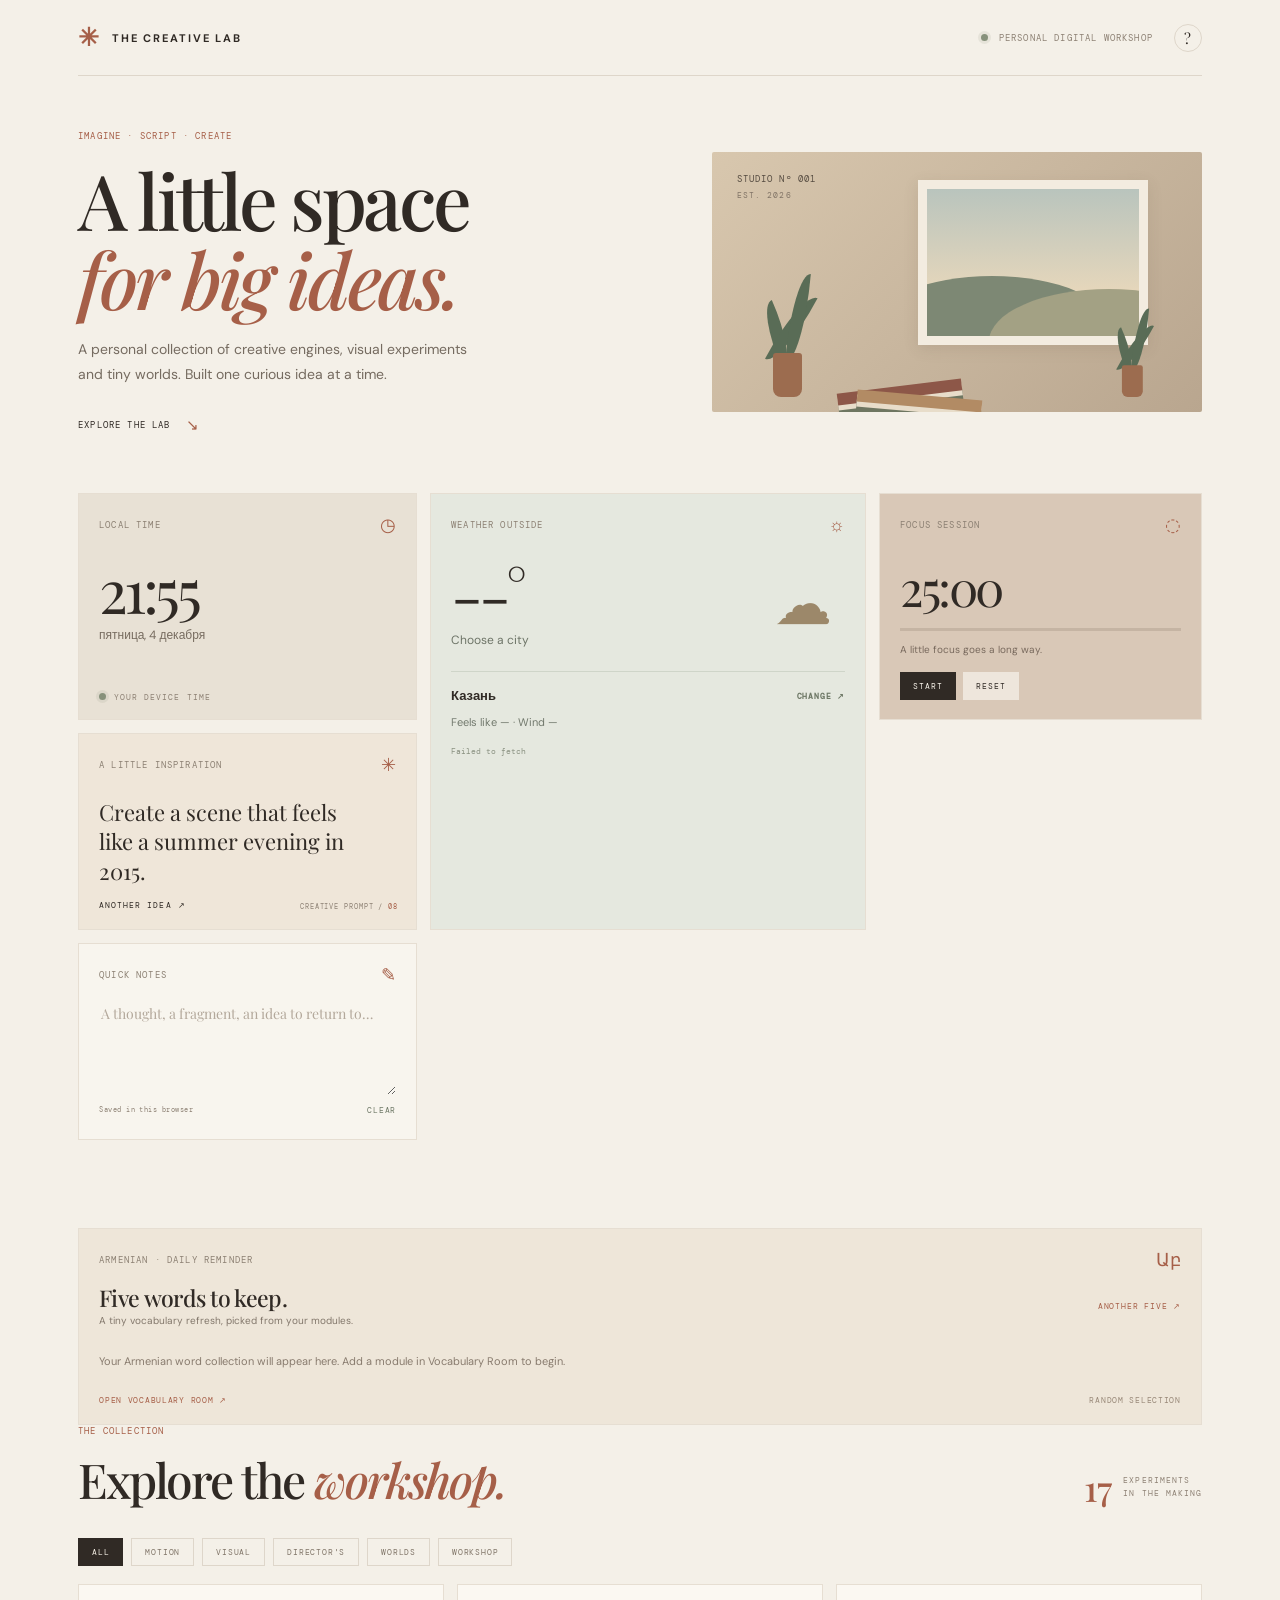
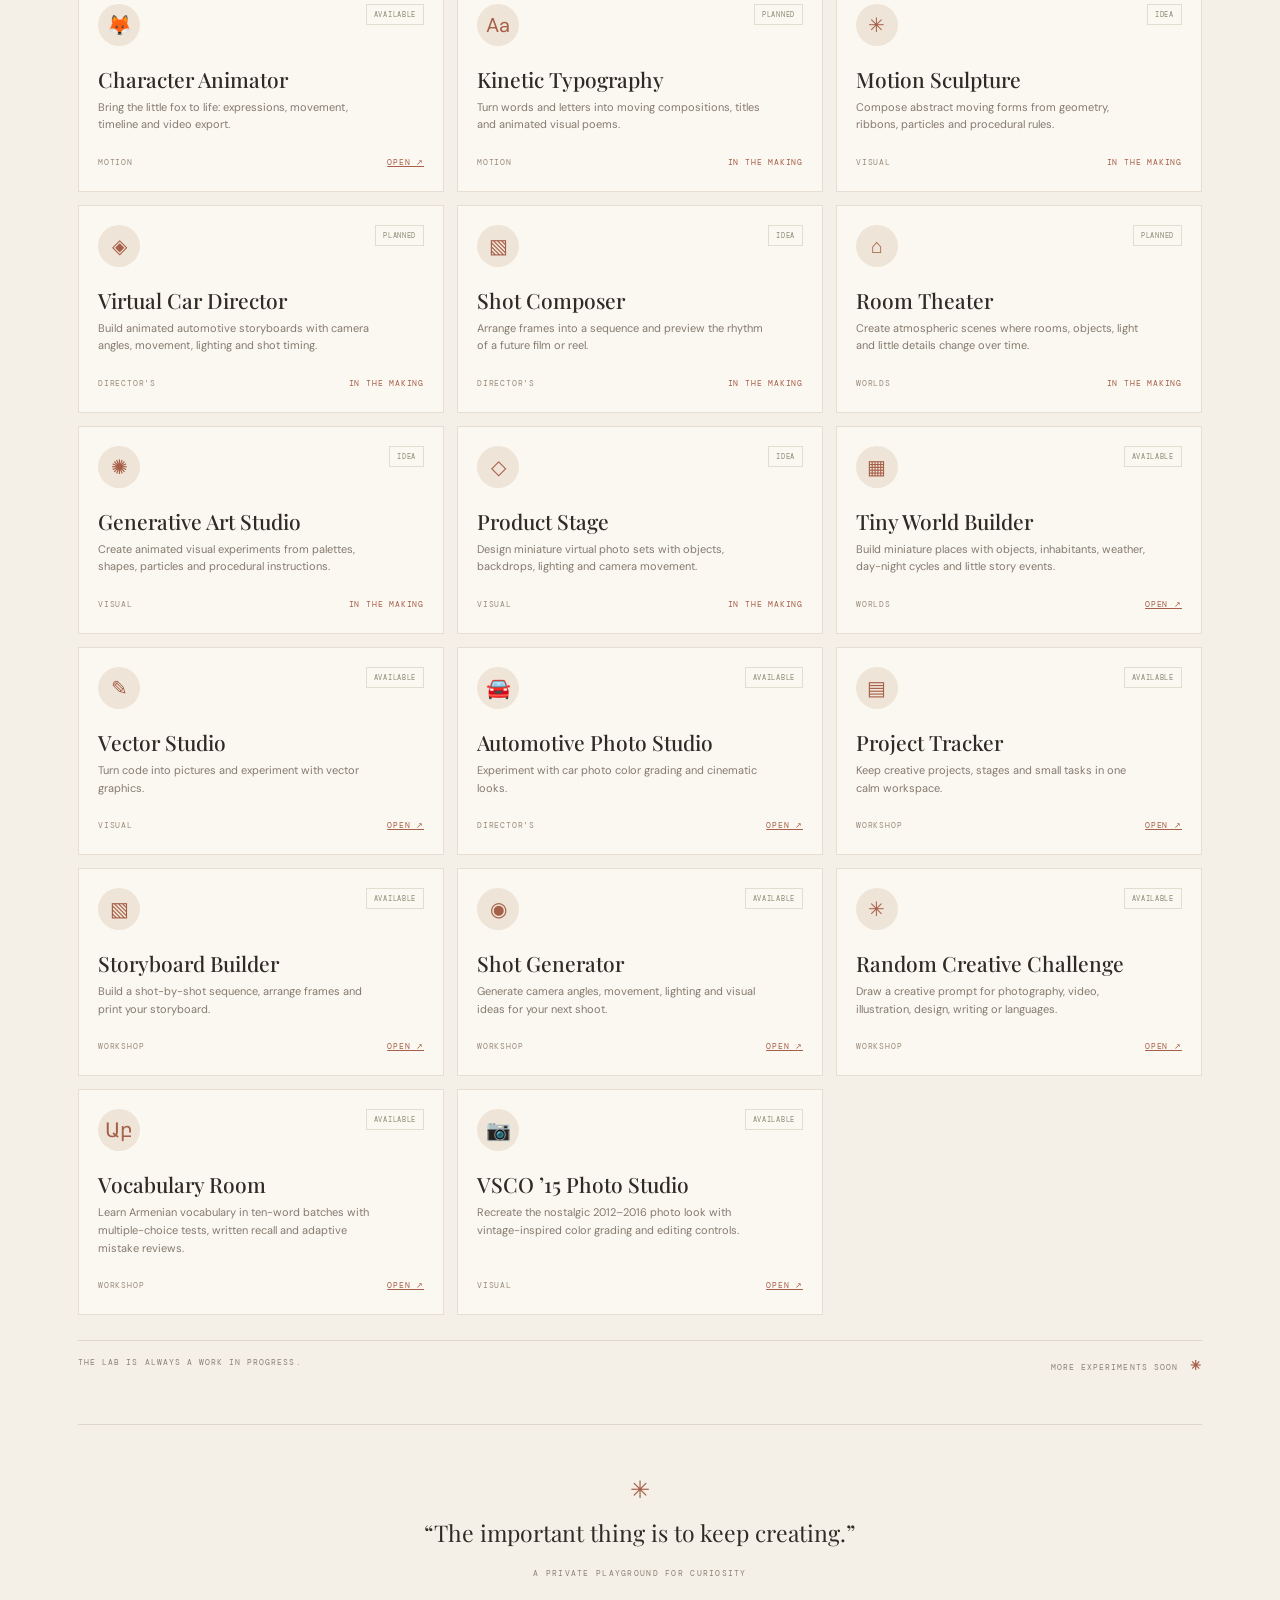
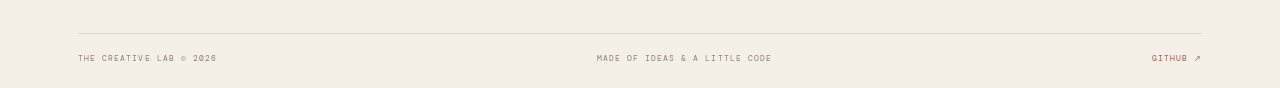
<file: index.html>
<!doctype html>
<html lang="ru">
<head>
  <meta charset="UTF-8">
  <meta name="viewport" content="width=device-width, initial-scale=1.0">
  <meta name="theme-color" content="#f4f0e8">
  <meta name="description" content="The Creative Lab — personal collection of creative digital engines and experiments.">
  <title>The Creative Lab</title>
  <link rel="icon" href="./assets/favicon.svg" type="image/svg+xml">
  <link rel="preconnect" href="https://fonts.googleapis.com">
  <link rel="preconnect" href="https://fonts.gstatic.com" crossorigin>
  <link href="https://fonts.googleapis.com/css2?family=DM+Mono:wght@400;500&family=DM+Sans:wght@400;500;600;700&family=Playfair+Display:wght@500;600;700&display=swap" rel="stylesheet">
  <link rel="stylesheet" href="./main.css">
  <script src="./main.js" defer></script>
</head>
<body><div class="page-shell">
    <header class="topbar">
      <a class="brand" href="./" aria-label="The Creative Lab — home">
        <span class="brand-mark">✳</span>
        <span>THE CREATIVE LAB</span>
      </a>
      <div class="topbar-right">
        <span class="live-dot"></span>
        <span class="topbar-caption">PERSONAL DIGITAL WORKSHOP</span>
        <button class="icon-button" id="aboutButton" type="button" aria-label="About the lab" title="About the lab">?</button>
      </div>
    </header>

    <main>
      <section class="hero">
        <div class="hero-copy">
          <p class="eyebrow">IMAGINE · SCRIPT · CREATE</p>
          <h1>A little space<br><em>for big ideas.</em></h1>
          <p class="hero-description">A personal collection of creative engines, visual experiments and tiny worlds. Built one curious idea at a time.</p>
          <a class="text-link" href="#apps">EXPLORE THE LAB <span>↘</span></a>
        </div>
        <div class="hero-art" aria-label="Abstract illustration of a creative studio">
          <div class="art-sun"></div>
          <div class="art-window">
            <div class="art-window-sky"></div>
            <div class="art-hill hill-one"></div>
            <div class="art-hill hill-two"></div>
          </div>
          <div class="art-plant plant-one"><i></i><i></i><i></i><b></b></div>
          <div class="art-plant plant-two"><i></i><i></i><i></i><b></b></div>
          <div class="art-book book-one"></div><div class="art-book book-two"></div>
          <div class="art-caption">STUDIO Nº 001<br><small>EST. 2026</small></div>
        </div>
      </section>

      <section class="dashboard-grid" aria-label="Daily widgets">
        <article class="widget clock-widget">
          <div class="widget-heading"><span class="widget-label">LOCAL TIME</span><span class="widget-symbol">◷</span></div>
          <div class="clock-time" id="clockTime">--:--</div>
          <div class="clock-date" id="clockDate">Loading date…</div>
          <div class="clock-foot"><span class="live-dot"></span> YOUR DEVICE TIME</div>
        </article>

        <article class="widget weather-widget">
          <div class="widget-heading"><span class="widget-label">WEATHER OUTSIDE</span><span class="widget-symbol">☼</span></div>
          <div class="weather-main">
            <div>
              <div class="weather-temp" id="weatherTemp">--°</div>
              <div class="weather-description" id="weatherDescription">Choose a city</div>
            </div>
            <div class="weather-icon" id="weatherIcon">☁</div>
          </div>
          <div class="weather-location-row">
            <span id="weatherLocation">Казань</span>
            <button class="tiny-button" id="changeCityButton" type="button">CHANGE ↗</button>
          </div>
          <div class="weather-extra" id="weatherExtra">Feels like — · Wind —</div>
          <form class="city-form" id="cityForm">
            <input id="cityInput" type="text" placeholder="Enter a city…" aria-label="Weather city">
            <button type="submit" aria-label="Search city">↗</button>
          </form>
          <p class="widget-note" id="weatherNote">Weather by Open-Meteo</p>
        </article>

        <article class="widget focus-widget">
          <div class="widget-heading"><span class="widget-label">FOCUS SESSION</span><span class="widget-symbol">◌</span></div>
          <div class="focus-time" id="focusTime">25:00</div>
          <div class="focus-progress"><span id="focusProgress"></span></div>
          <div class="focus-status" id="focusStatus">A little focus goes a long way.</div>
          <div class="focus-controls">
            <button class="button button-dark" id="focusStart" type="button">START</button>
            <button class="button button-light" id="focusReset" type="button">RESET</button>
          </div>
        </article>

        <article class="widget inspiration-widget">
          <div class="widget-heading"><span class="widget-label">A LITTLE INSPIRATION</span><span class="widget-symbol">✳</span></div>
          <p class="inspiration-text" id="inspirationText">Make something small, just to see what happens.</p>
          <button class="text-link small-link" id="newInspiration" type="button">ANOTHER IDEA ↗</button>
          <div class="inspiration-index">CREATIVE PROMPT / <span id="inspirationNumber">01</span></div>
        </article>

        <article class="widget notes-widget">
          <div class="widget-heading"><span class="widget-label">QUICK NOTES</span><span class="widget-symbol">✎</span></div>
          <textarea id="quickNotes" placeholder="A thought, a fragment, an idea to return to…" aria-label="Quick notes"></textarea>
          <div class="notes-footer"><span id="notesStatus">Saved in this browser</span><button class="tiny-button" id="clearNotes" type="button">CLEAR</button></div>
        </article>
      </section>

        <article class="widget vocabulary-widget" aria-labelledby="vocabularyHeading">
          <div class="widget-heading"><span class="widget-label">ARMENIAN · DAILY REMINDER</span><span class="widget-symbol">Աբ</span></div>
          <div class="vocabulary-title-row">
            <div><h3 id="vocabularyHeading">Five words to keep.</h3><p>A tiny vocabulary refresh, picked from your modules.</p></div>
            <button class="tiny-button" id="refreshVocabulary" type="button">ANOTHER FIVE ↗</button>
          </div>
          <div class="vocabulary-list" id="vocabularyList" aria-live="polite">
            <p class="vocabulary-empty">Gathering your words…</p>
          </div>
          <div class="vocabulary-footer"><a href="./vocabulary-trainer.html">OPEN VOCABULARY ROOM ↗</a><span>RANDOM SELECTION</span></div>
        </article>
      <section class="apps-section" id="apps">
        <div class="section-heading">
          <div>
            <p class="eyebrow">THE COLLECTION</p>
            <h2>Explore the <em>workshop.</em></h2>
          </div>
          <div class="app-count"><strong id="appCount">00</strong><span>EXPERIMENTS<br>IN THE MAKING</span></div>
        </div>
        <div class="filter-row" id="filterRow" aria-label="Filter apps">
          <button class="filter-chip active" data-filter="all" type="button">ALL</button>
          <button class="filter-chip" data-filter="motion" type="button">MOTION</button>
          <button class="filter-chip" data-filter="visual" type="button">VISUAL</button>
          <button class="filter-chip" data-filter="director" type="button">DIRECTOR'S</button>
          <button class="filter-chip" data-filter="world" type="button">WORLDS</button>
          <button class="filter-chip" data-filter="workshop" type="button">WORKSHOP</button>
        </div>
        <div class="apps-grid" id="appsGrid">
          <div class="loading-card">Preparing the collection…</div>
        </div>
        <div class="collection-footer">
          <span>THE LAB IS ALWAYS A WORK IN PROGRESS.</span>
          <span>MORE EXPERIMENTS SOON <b>✳</b></span>
        </div>
      </section>

      <section class="bottom-note">
        <span class="bottom-star">✳</span>
        <p>“The important thing is to keep creating.”</p>
        <span class="bottom-caption">A PRIVATE PLAYGROUND FOR CURIOSITY</span>
      </section>
    </main>

    <footer class="footer">
      <span>THE CREATIVE LAB © 2026</span>
      <span>MADE OF IDEAS & A LITTLE CODE</span>
      <a href="https://github.com/karinmanurov-web/myserver" target="_blank" rel="noreferrer">GITHUB ↗</a>
    </footer>
  </div>

  <div class="toast" id="toast" role="status" aria-live="polite"></div>
  <dialog class="about-dialog" id="aboutDialog">
    <button class="dialog-close" id="closeAbout" type="button" aria-label="Close">×</button>
    <p class="eyebrow">A NOTE ABOUT THIS PLACE</p>
    <h2>Welcome to<br><em>the lab.</em></h2>
    <p>This is a growing home for small creative engines: tools that turn scripts, ideas and visual rules into things you can see, play and explore.</p>
    <p>Some experiments are ready. Others are still taking shape. That's part of the fun.</p>
    <span class="dialog-signature">IMAGINE · SCRIPT · CREATE</span>
  </dialog>
</body>
</html>
</file>
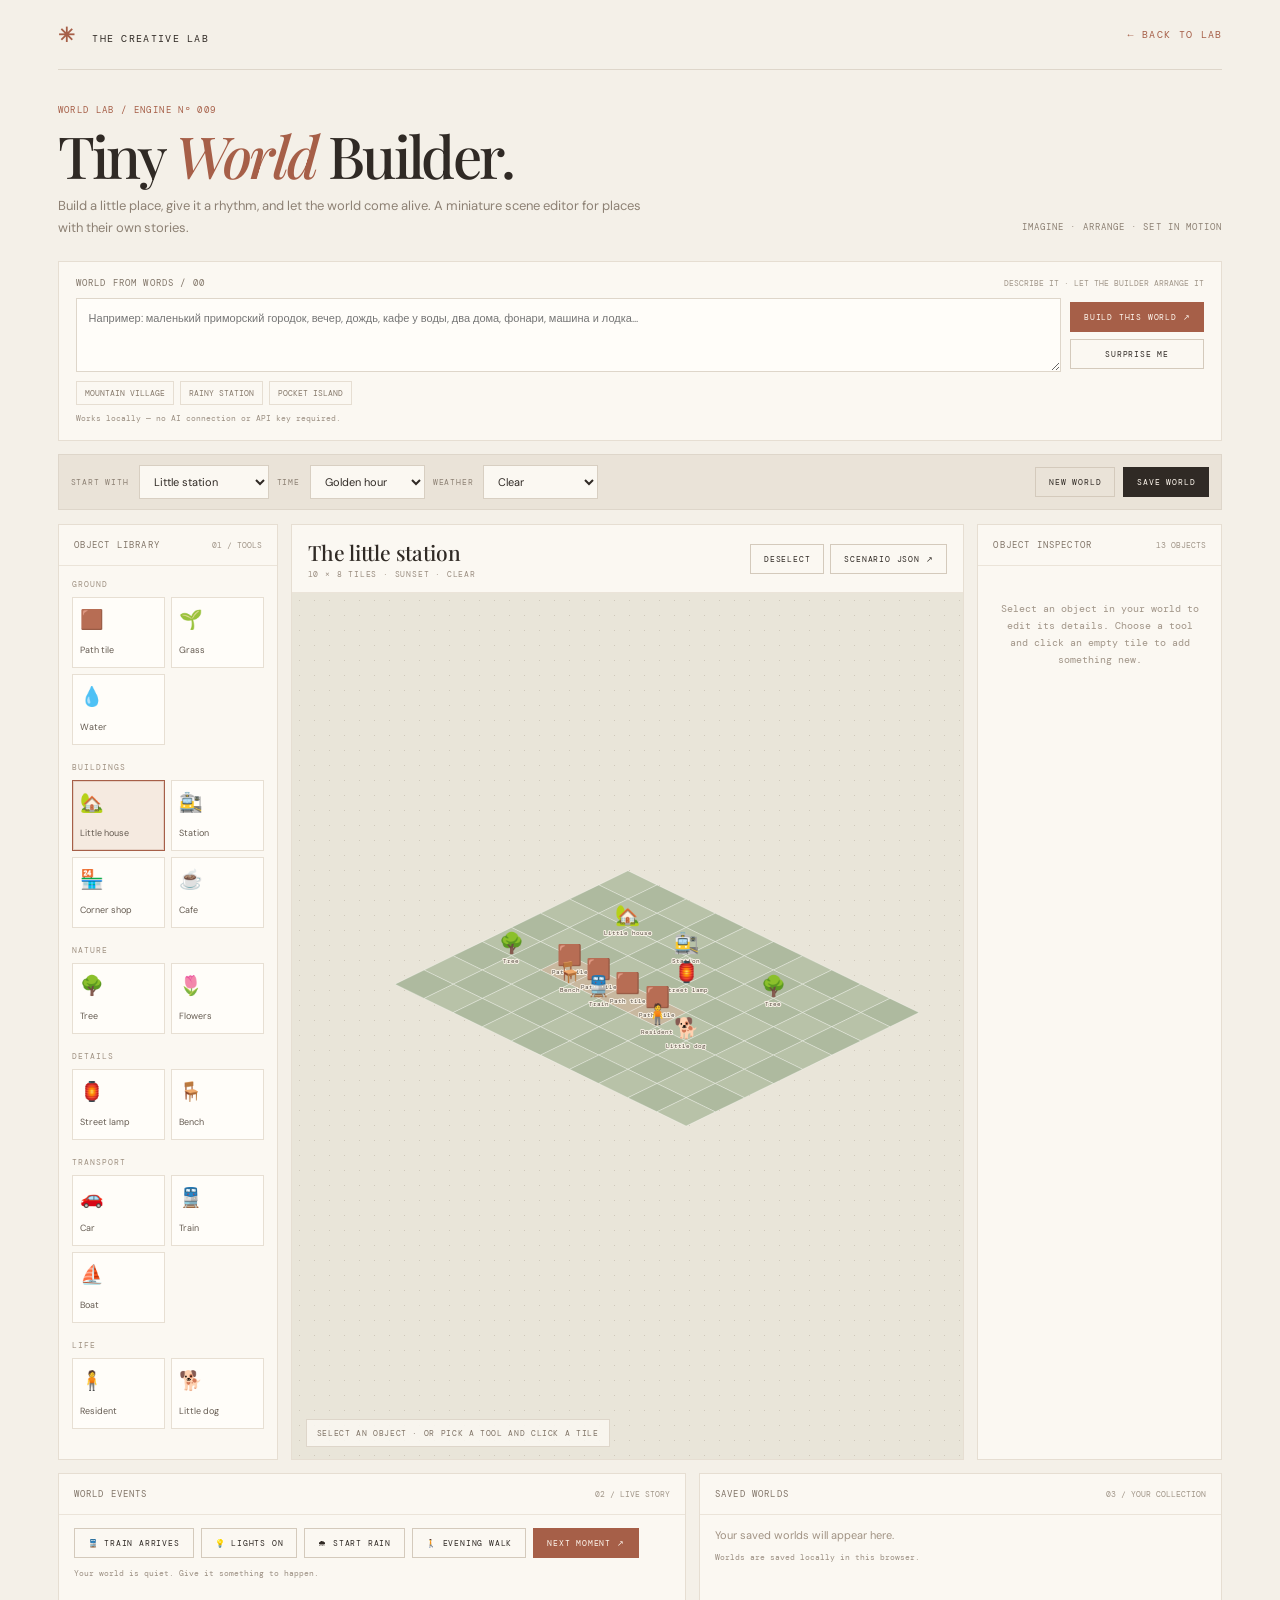
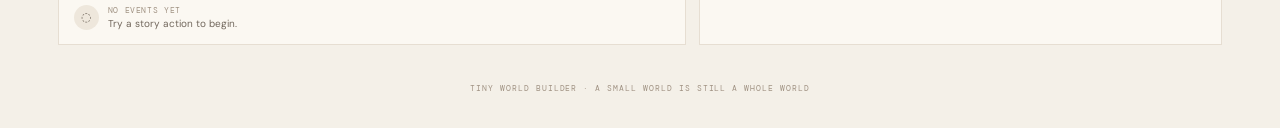
<file: tiny-world-builder.html>
<!doctype html>
<html lang="en">
<head>
<meta charset="UTF-8"><meta name="viewport" content="width=device-width,initial-scale=1">
<meta name="theme-color" content="#f4f0e8">
<title>Tiny World Builder — The Creative Lab</title>
<link rel="preconnect" href="https://fonts.googleapis.com"><link rel="preconnect" href="https://fonts.gstatic.com" crossorigin>
<link href="https://fonts.googleapis.com/css2?family=DM+Mono:wght@400;500&family=DM+Sans:wght@400;500;600;700&family=Playfair+Display:wght@500;600;700&display=swap" rel="stylesheet">
<style>
:root{--paper:#f4f0e8;--cream:#fbf8f2;--ink:#302a25;--muted:#8d8174;--line:#ded6ca;--rust:#a65f48;--sage:#87917b;--serif:'Playfair Display',Georgia,serif;--sans:'DM Sans',Arial,sans-serif;--mono:'DM Mono',monospace}
*{box-sizing:border-box}body{margin:0;background:var(--paper);color:var(--ink);font-family:var(--sans);min-height:100vh}button,input,select,textarea{font:inherit}button{cursor:pointer}.wrap{max-width:1440px;margin:auto;padding:0 4.5%}.top{height:70px;border-bottom:1px solid var(--line);display:flex;align-items:center;justify-content:space-between}.brand,.back{font:10px var(--mono);letter-spacing:.13em;color:var(--ink);text-decoration:none}.brand b{color:var(--rust);font-size:20px;margin-right:9px}.back{color:var(--rust)}.hero{padding:34px 0 22px;display:flex;justify-content:space-between;align-items:end;gap:24px}.eyebrow{font:9px var(--mono);letter-spacing:.15em;color:var(--rust);margin:0 0 10px}h1{font:500 clamp(38px,5vw,58px)/1.02 var(--serif);letter-spacing:-.045em;margin:0 0 10px}h1 em{color:var(--rust);font-weight:500}.sub{color:var(--muted);font-size:13px;line-height:1.7;max-width:590px;margin:0}.hero-meta{font:9px var(--mono);letter-spacing:.12em;color:var(--muted);white-space:nowrap;padding-bottom:6px}.prompt-panel{background:var(--cream);border:1px solid #e6ded2;padding:15px 17px;margin:0 0 13px}.prompt-head{display:flex;justify-content:space-between;gap:12px;align-items:center;margin-bottom:9px}.prompt-title{font:9px var(--mono);letter-spacing:.13em;color:#817568}.prompt-hint{font:8px var(--mono);color:#a19689}.prompt-row{display:grid;grid-template-columns:minmax(0,1fr) auto;gap:9px;align-items:stretch}.prompt-row textarea{width:100%;min-height:74px;resize:vertical;border:1px solid var(--line);background:#fffdf9;padding:11px 12px;font:11px/1.6 var(--sans);color:var(--ink);outline:none}.prompt-row textarea:focus{border-color:var(--rust)}.prompt-actions{display:flex;flex-direction:column;gap:7px;justify-content:center}.prompt-examples{display:flex;gap:6px;flex-wrap:wrap;margin-top:9px}.prompt-example{border:1px solid #e6ded2;background:transparent;padding:6px 8px;color:#887b6d;font:8px var(--mono)}.prompt-example:hover{border-color:var(--rust);color:var(--rust)}.prompt-status{font:8px var(--mono);color:#9b8f82;margin-top:8px;min-height:12px}.toolbar{display:flex;gap:8px;align-items:center;flex-wrap:wrap;background:#eae3d8;border:1px solid var(--line);padding:10px 12px;margin:12px 0 14px}.toolbar label{font:8px var(--mono);letter-spacing:.1em;color:var(--muted);margin-right:2px}.toolbar select,.toolbar input{border:1px solid #d8cfc2;background:#fbf8f2;color:var(--ink);padding:8px 10px;font-size:11px;min-width:115px}.spacer{flex:1}.btn{border:1px solid var(--ink);background:var(--ink);color:#fff8ef;padding:9px 13px;font:8px var(--mono);letter-spacing:.1em}.btn.light{background:transparent;color:var(--ink);border-color:#d4cabc}.btn.rust{background:var(--rust);border-color:var(--rust)}.btn:disabled{opacity:.4;cursor:not-allowed}.workspace{display:grid;grid-template-columns:220px minmax(0,1fr) 245px;gap:13px;align-items:stretch}.panel{background:var(--cream);border:1px solid #e6ded2;min-width:0}.panel-head{display:flex;justify-content:space-between;align-items:center;padding:14px 15px;border-bottom:1px solid #ebe4d9}.panel-title{font:9px var(--mono);letter-spacing:.13em;color:#817568}.panel-note{font:8px var(--mono);color:#a19689}.palette{padding:13px}.tool-group{margin-bottom:17px}.group-label{font:8px var(--mono);letter-spacing:.13em;color:#a09283;margin:0 0 8px}.tool-grid{display:grid;grid-template-columns:repeat(2,minmax(0,1fr));gap:6px}.tool{border:1px solid #e7dfd3;background:#fffdf9;padding:9px 7px;text-align:left;color:var(--ink);min-height:62px;transition:.15s}.tool:hover{border-color:#c7aa91;transform:translateY(-1px)}.tool.active{border-color:var(--rust);background:#f5eae0;box-shadow:inset 0 0 0 1px #a65f4830}.tool .emoji{font-size:19px;display:block;margin-bottom:5px}.tool .tool-name{font-size:9px;color:#655b51}.tool .tool-type{font:7px var(--mono);letter-spacing:.08em;color:#a09283}.canvas-panel{display:flex;flex-direction:column;min-height:640px;overflow:hidden}.canvas-top{display:flex;align-items:center;justify-content:space-between;gap:10px;padding:13px 16px;border-bottom:1px solid #ebe4d9}.world-title{font:500 21px var(--serif)}.world-caption{font:8px var(--mono);letter-spacing:.1em;color:#9a8d80;margin-top:3px}.canvas-actions{display:flex;gap:6px;flex-wrap:wrap}.canvas-wrap{position:relative;flex:1;min-height:460px;display:flex;align-items:center;justify-content:center;overflow:hidden;background:#e9e5d9;background-image:radial-gradient(#cfc8ba 0.7px,transparent .7px);background-size:15px 15px}.canvas-wrap.night{background-color:#303d4a;background-image:radial-gradient(#71808c 0.7px,transparent .7px)}svg#worldCanvas{width:100%;height:100%;max-height:610px;display:block;touch-action:manipulation}.tile{stroke:#ffffff65;stroke-width:1;cursor:pointer;transition:filter .12s}.tile:hover{filter:brightness(1.1)}.world-object{cursor:pointer}.world-object.selected .object-hit{stroke:var(--rust);stroke-width:2.5;fill:#fff8e8aa}.object-hit{fill:transparent;stroke:transparent}.object-emoji{font-size:27px;text-anchor:middle;dominant-baseline:middle;pointer-events:none}.object-label{font:8px var(--mono);fill:#554b40;text-anchor:middle;paint-order:stroke;stroke:#f7f0e5;stroke-width:3px;stroke-linejoin:round;pointer-events:none}.canvas-wrap.night .object-label{fill:#f8f0df;stroke:#34404b}.canvas-hint{position:absolute;left:14px;bottom:12px;background:#fbf8f2dd;border:1px solid #ded6ca;padding:8px 10px;font:8px var(--mono);letter-spacing:.08em;color:#807467;pointer-events:none}.canvas-wrap.night .canvas-hint{background:#27333ddd;color:#e8dfd0;border-color:#62707c}.inspector{padding:14px}.inspector-empty{padding:20px 8px;text-align:center;color:#a19588;font:10px/1.7 var(--mono)}.inspector-emoji{font-size:34px;margin:4px 0 10px}.field{display:flex;flex-direction:column;gap:6px;margin:12px 0}.field label{font:8px var(--mono);letter-spacing:.1em;color:#958879}.field input,.field select,.field textarea{width:100%;border:1px solid var(--line);background:#fffdf9;padding:9px 10px;color:var(--ink);font-size:11px;outline:none}.field textarea{min-height:60px;resize:vertical}.field input:focus,.field select:focus,.field textarea:focus{border-color:var(--rust)}.coords{display:grid;grid-template-columns:1fr 1fr;gap:8px}.inspector-actions{display:flex;gap:6px;margin-top:15px}.inspector-actions .btn{flex:1;padding:9px 7px}.rule{height:1px;background:#ebe4d9;margin:16px 0}.event-list{display:grid;gap:8px;padding:12px 15px}.event{display:grid;grid-template-columns:26px 1fr;gap:8px;align-items:start;font-size:10px;line-height:1.45;color:#71675c}.event b{display:block;font:8px var(--mono);letter-spacing:.08em;color:#a09283;margin-bottom:2px}.event-icon{width:25px;height:25px;border-radius:50%;background:#eee7dc;display:grid;place-items:center;font-size:12px}.bottom-grid{display:grid;grid-template-columns:1.2fr 1fr;gap:13px;margin:13px 0 34px}.bottom-panel{background:var(--cream);border:1px solid #e6ded2}.bottom-content{padding:13px 15px}.event-controls{display:flex;gap:7px;flex-wrap:wrap}.status-line{font:8px var(--mono);color:#9b8f82;margin-top:10px;min-height:12px}.save-list{display:flex;gap:7px;flex-wrap:wrap}.save-chip{border:1px solid var(--line);background:#fffdf9;padding:8px 10px;font-size:10px;color:#655b51}.save-chip:hover{border-color:var(--rust)}.empty-saves{font-size:11px;color:#a09283}.modal-backdrop{position:fixed;inset:0;background:#29231dcc;display:none;align-items:center;justify-content:center;padding:18px;z-index:20}.modal-backdrop.open{display:flex}.modal{background:var(--cream);border:1px solid var(--line);width:min(620px,100%);max-height:88vh;overflow:auto;padding:20px}.modal-head{display:flex;justify-content:space-between;align-items:center;margin-bottom:14px}.modal h2{font:500 25px var(--serif);margin:0}.modal textarea{width:100%;min-height:260px;background:#fffdf9;border:1px solid var(--line);padding:12px;font:10px/1.6 var(--mono);color:var(--ink);resize:vertical}.modal-actions{display:flex;justify-content:space-between;gap:8px;flex-wrap:wrap;margin-top:12px}.toast{position:fixed;bottom:20px;left:50%;transform:translate(-50%,15px);opacity:0;pointer-events:none;background:#302a25;color:#fff8ef;padding:11px 15px;font:9px var(--mono);letter-spacing:.08em;transition:.2s;z-index:30}.toast.show{opacity:1;transform:translate(-50%,0)}.footer{padding:4px 0 35px;color:#a09283;font:8px var(--mono);letter-spacing:.12em;text-align:center}
@media(max-width:1050px){.workspace{grid-template-columns:190px minmax(0,1fr)}.inspector-panel{grid-column:1/-1}.inspector{display:grid;grid-template-columns:repeat(3,minmax(0,1fr));gap:0 14px}.inspector-empty{grid-column:1/-1}.inspector-actions{align-self:end}.bottom-grid{grid-template-columns:1fr}}
@media(max-width:650px){.prompt-row{grid-template-columns:1fr}.prompt-actions{flex-direction:row}.prompt-actions .btn{flex:1}.wrap{padding:0 14px}.top{height:58px}.hero{padding:27px 0 17px;display:block}.hero-meta{margin-top:14px}.toolbar{gap:7px}.toolbar .spacer{display:none}.toolbar select{flex:1;min-width:100px}.toolbar .btn{flex:1}.workspace{grid-template-columns:1fr}.palette-panel{order:2}.canvas-panel{order:1;min-height:470px}.inspector-panel{order:3;grid-column:auto}.canvas-wrap{min-height:390px}.inspector{display:block}.tool-grid{grid-template-columns:repeat(4,minmax(0,1fr))}.tool{min-height:58px;padding:7px 4px}.tool .tool-name{font-size:8px}.tool .emoji{font-size:17px}.bottom-grid{margin-bottom:24px}.canvas-top{align-items:flex-start}.world-title{font-size:18px}.canvas-actions .btn{padding:7px 8px;font-size:7px}}
</style>
</head>
<body>
<div class="wrap">
<header class="top"><a class="brand" href="./"><b>✳</b> THE CREATIVE LAB</a><a class="back" href="./">← BACK TO LAB</a></header>
<section class="hero"><div><p class="eyebrow">WORLD LAB / ENGINE Nº 009</p><h1>Tiny <em>World</em> Builder.</h1><p class="sub">Build a little place, give it a rhythm, and let the world come alive. A miniature scene editor for places with their own stories.</p></div><div class="hero-meta">IMAGINE · ARRANGE · SET IN MOTION</div></section>
<section class="prompt-panel"><div class="prompt-head"><span class="prompt-title">WORLD FROM WORDS / 00</span><span class="prompt-hint">DESCRIBE IT · LET THE BUILDER ARRANGE IT</span></div><div class="prompt-row"><textarea id="worldPrompt" maxlength="700" placeholder="Например: маленький приморский городок, вечер, дождь, кафе у воды, два дома, фонари, машина и лодка..."></textarea><div class="prompt-actions"><button class="btn rust" id="buildFromWords">BUILD THIS WORLD ↗</button><button class="btn light" id="surpriseWorld">SURPRISE ME</button></div></div><div class="prompt-examples"><button class="prompt-example" data-prompt="Тихая деревня в горах, раннее утро, два домика, деревья, цветы и собака">MOUNTAIN VILLAGE</button><button class="prompt-example" data-prompt="Маленькая станция в дождливом городке, вечер, поезд, кафе и фонари">RAINY STATION</button><button class="prompt-example" data-prompt="Крошечный остров с домиком, пальмами, цветами и лодкой, солнечный день">POCKET ISLAND</button></div><div class="prompt-status" id="promptStatus">Works locally — no AI connection or API key required.</div></section><div class="toolbar">
<label for="scenePreset">START WITH</label><select id="scenePreset"><option value="station">Little station</option><option value="village">Quiet village</option><option value="island">Pocket island</option><option value="city">Evening town</option><option value="blank">Empty landscape</option></select>
<label for="worldTime">TIME</label><select id="worldTime"><option value="morning">Morning</option><option value="day">Daylight</option><option value="sunset" selected>Golden hour</option><option value="night">Night</option></select>
<label for="worldWeather">WEATHER</label><select id="worldWeather"><option value="clear">Clear</option><option value="cloudy">Cloudy</option><option value="rain">Rain</option><option value="snow">Snow</option></select>
<span class="spacer"></span><button class="btn light" id="newWorld">NEW WORLD</button><button class="btn" id="saveWorld">SAVE WORLD</button>
</div>
<main class="workspace">
<aside class="panel palette-panel"><div class="panel-head"><span class="panel-title">OBJECT LIBRARY</span><span class="panel-note">01 / TOOLS</span></div><div class="palette" id="palette"></div></aside>
<section class="panel canvas-panel"><div class="canvas-top"><div><div class="world-title" id="worldTitle">The little station</div><div class="world-caption" id="worldCaption">10 × 8 TILES · GOLDEN HOUR</div></div><div class="canvas-actions"><button class="btn light" id="clearSelection">DESELECT</button><button class="btn light" id="exportJson">SCENARIO JSON ↗</button></div></div>
<div class="canvas-wrap" id="canvasWrap"><svg id="worldCanvas" viewBox="0 0 900 560" role="img" aria-label="Interactive miniature isometric world"></svg><div class="canvas-hint">SELECT AN OBJECT · OR PICK A TOOL AND CLICK A TILE</div></div></section>
<aside class="panel inspector-panel"><div class="panel-head"><span class="panel-title">OBJECT INSPECTOR</span><span class="panel-note" id="objectCount">07 OBJECTS</span></div><div class="inspector" id="inspector"><div class="inspector-empty">Select an object in your world to edit its details.</div></div></aside>
</main>
<section class="bottom-grid">
<div class="bottom-panel"><div class="panel-head"><span class="panel-title">WORLD EVENTS</span><span class="panel-note">02 / LIVE STORY</span></div><div class="bottom-content"><div class="event-controls"><button class="btn light" data-event="train">🚆 TRAIN ARRIVES</button><button class="btn light" data-event="lamps">💡 LIGHTS ON</button><button class="btn light" data-event="rain">🌧 START RAIN</button><button class="btn light" data-event="walk">🚶 EVENING WALK</button><button class="btn rust" id="advanceTime">NEXT MOMENT ↗</button></div><div class="status-line" id="eventStatus">Your world is quiet. Give it something to happen.</div></div><div class="event-list" id="eventList"></div></div>
<div class="bottom-panel"><div class="panel-head"><span class="panel-title">SAVED WORLDS</span><span class="panel-note">03 / YOUR COLLECTION</span></div><div class="bottom-content"><div class="save-list" id="saveList"></div><div class="status-line">Worlds are saved locally in this browser.</div></div></div>
</section>
<div class="footer">TINY WORLD BUILDER · A SMALL WORLD IS STILL A WHOLE WORLD</div>
</div>
<div class="modal-backdrop" id="jsonModal"><div class="modal"><div class="modal-head"><h2>Scenario JSON</h2><button class="btn light" id="closeJson">CLOSE ×</button></div><p class="sub" style="margin-bottom:12px">Export this world, or paste a compatible scenario. JSON contains data only — no executable code.</p><textarea id="jsonText" spellcheck="false"></textarea><div class="modal-actions"><button class="btn light" id="copyJson">COPY JSON</button><div style="display:flex;gap:7px"><button class="btn light" id="downloadJson">DOWNLOAD</button><button class="btn rust" id="importJson">VALIDATE & LOAD</button></div></div><div class="status-line" id="jsonStatus"></div></div></div>
<div class="toast" id="toast"></div>
<script>
(function(){
'use strict';
const KEY='tcl_tiny_worlds_v1';
const W=10,H=8;
const kinds={
 path:{name:'Path tile',emoji:'🟫',group:'GROUND',behavior:'A quiet path through the world.',ground:true},
 grass:{name:'Grass',emoji:'🌱',group:'GROUND',behavior:'A patch of soft green grass.',ground:true},
 water:{name:'Water',emoji:'💧',group:'GROUND',behavior:'Still water with a gentle shimmer.',ground:true},
 house:{name:'Little house',emoji:'🏡',group:'BUILDINGS',behavior:'A warm home with lights in the windows.'},
 station:{name:'Station',emoji:'🚉',group:'BUILDINGS',behavior:'A small station where journeys begin.'},
 shop:{name:'Corner shop',emoji:'🏪',group:'BUILDINGS',behavior:'A tiny shop with a welcoming door.'},
 cafe:{name:'Cafe',emoji:'☕',group:'BUILDINGS',behavior:'A cozy place for a slow coffee.'},
 tree:{name:'Tree',emoji:'🌳',group:'NATURE',behavior:'Leaves move softly in the breeze.'},
 flower:{name:'Flowers',emoji:'🌷',group:'NATURE',behavior:'A little patch of colour.'},
 lamp:{name:'Street lamp',emoji:'🏮',group:'DETAILS',behavior:'Turns on when evening falls.'},
 bench:{name:'Bench',emoji:'🪑',group:'DETAILS',behavior:'A place to sit and watch the world.'},
 car:{name:'Car',emoji:'🚗',group:'TRANSPORT',behavior:'A parked car, ready for a little trip.'},
 train:{name:'Train',emoji:'🚆',group:'TRANSPORT',behavior:'Arrives at the station from time to time.'},
 person:{name:'Resident',emoji:'🧍',group:'LIFE',behavior:'Wanders through the neighbourhood.'},
 dog:{name:'Little dog',emoji:'🐕',group:'LIFE',behavior:'Looks for someone to play with.'},
 boat:{name:'Boat',emoji:'⛵',group:'TRANSPORT',behavior:'Drifts slowly across the water.'}
};
const paletteGroups=['GROUND','BUILDINGS','NATURE','DETAILS','TRANSPORT','LIFE'];
let world,selectedTool='house',selectedId=null,events=[],toastTimer;
const $=s=>document.querySelector(s);
const uid=()=>Math.random().toString(36).slice(2,9);
function baseWorld(name){return {version:1,title:name||'A little world',width:W,height:H,time:'sunset',weather:'clear',objects:[],createdAt:new Date().toISOString()};}
function add(type,x,y,extra){const o={id:uid(),type,x,y,name:kinds[type].name,behavior:kinds[type].behavior};if(extra)Object.assign(o,extra);world.objects.push(o);return o;}
function preset(name){
 world=baseWorld(({station:'The little station',village:'A quiet village',island:'Pocket island',city:'Town after sunset',blank:'An empty landscape'})[name]||'A little world');
 if(name==='station'){
  [[2,4],[3,4],[4,4],[5,4]].forEach(p=>add('path',p[0],p[1]));add('station',4,2);add('house',2,2);add('tree',1,5);add('tree',7,2);add('lamp',5,3);add('bench',3,5);add('person',6,5);add('dog',7,5);add('train',4,5);
 }else if(name==='village'){
  add('house',2,2);add('house',6,2);add('shop',4,4);add('cafe',7,5);[[2,4],[3,4],[4,4],[5,4],[6,4]].forEach(p=>add('path',p[0],p[1]));add('tree',1,1);add('tree',8,2);add('flower',3,6);add('lamp',5,3);add('person',6,6);add('dog',2,6);
 }else if(name==='island'){
  [[2,2],[3,2],[4,2],[5,2],[6,2],[2,3],[3,3],[4,3],[5,3],[6,3],[3,4],[4,4],[5,4]].forEach(p=>add('water',p[0],p[1]));add('tree',3,2);add('tree',5,3);add('house',4,3);add('boat',6,4);add('flower',4,4);
 }else if(name==='city'){
  add('shop',2,2);add('cafe',6,2);add('house',4,1);add('house',7,4);[[2,4],[3,4],[4,4],[5,4],[6,4],[7,4]].forEach(p=>add('path',p[0],p[1]));add('car',3,5);add('car',6,5);add('lamp',2,3);add('lamp',6,3);add('person',5,5);add('person',7,6);add('tree',1,6);
 }
 events=[];world.time=name==='city'?'night':'sunset';syncSettings();renderAll();
}
function syncSettings(){$('#worldTime').value=world.time;$('#worldWeather').value=world.weather;$('#worldTitle').textContent=world.title;$('#worldCaption').textContent=W+' × '+H+' TILES · '+world.time.toUpperCase()+' · '+world.weather.toUpperCase();$('#canvasWrap').classList.toggle('night',world.time==='night');}
function tilePoint(x,y){return {cx:450+(x-y)*39,cy:72+(x+y)*19};}
function poly(x,y){const p=tilePoint(x,y),a=39,b=19;return [[p.cx,p.cy],[p.cx+a,p.cy+b],[p.cx,p.cy+b*2],[p.cx-a,p.cy+b]].map(v=>v.join(',')).join(' ');}
function groundColor(type){return type==='water'?'#8eabb0':type==='path'?'#c8b89f':'#a9b49a';}
function renderCanvas(){
 const svg=$('#worldCanvas');let s='';
 for(let sum=0;sum<W+H-1;sum++)for(let x=0;x<W;x++){const y=sum-x;if(y<0||y>=H)continue;const ground=world.objects.find(o=>o.x===x&&o.y===y&&kinds[o.type].ground);const fill=ground?groundColor(ground.type):((x+y)%2?'#aeba9f':'#b8c2a8');s+='<polygon class="tile" data-x="'+x+'" data-y="'+y+'" points="'+poly(x,y)+'" fill="'+fill+'"/>';}
 const ordered=world.objects.slice().sort((a,b)=>(a.x+a.y)-(b.x+b.y));
 ordered.forEach(o=>{const p=tilePoint(o.x,o.y),isSel=o.id===selectedId;const emoji=kinds[o.type].emoji;const lift=kinds[o.type].ground?0:15;s+='<g class="world-object '+(isSel?'selected':'')+'" data-id="'+o.id+'"><ellipse class="object-hit" cx="'+p.cx+'" cy="'+(p.cy+7-lift)+'" rx="23" ry="17"/><text class="object-emoji" x="'+p.cx+'" y="'+(p.cy+1-lift)+'">'+emoji+'</text><text class="object-label" x="'+p.cx+'" y="'+(p.cy+25-lift)+'">'+escapeXml(o.name.slice(0,18))+'</text></g>';});
 if(world.weather==='rain'||world.weather==='snow'){for(let i=0;i<34;i++){const x=(i*83+29)%880+10,y=(i*47+16)%480+20;s+='<text x="'+x+'" y="'+y+'" font-size="12" opacity=".55">'+(world.weather==='rain'?'╱':'❄')+'</text>';}}
 if(world.time==='night'){s+='<rect x="0" y="0" width="900" height="560" fill="#233347" opacity=".18" pointer-events="none"/>';}
 svg.innerHTML=s;
}
function escapeXml(v){return String(v).replace(/[&<>"']/g,c=>({'&':'&amp;','<':'&lt;','>':'&gt;','"':'&quot;',"'":'&apos;'}[c]));}
function renderPalette(){
 let html='';paletteGroups.forEach(group=>{html+='<div class="tool-group"><div class="group-label">'+group+'</div><div class="tool-grid">';Object.keys(kinds).filter(k=>kinds[k].group===group).forEach(k=>{html+='<button class="tool '+(selectedTool===k?'active':'')+'" data-tool="'+k+'" type="button"><span class="emoji">'+kinds[k].emoji+'</span><span class="tool-name">'+kinds[k].name+'</span></button>';});html+='</div></div>';});$('#palette').innerHTML=html;
}
function renderInspector(){
 const box=$('#inspector'),o=world.objects.find(v=>v.id===selectedId);
 $('#objectCount').textContent=String(world.objects.length).padStart(2,'0')+' OBJECTS';
 if(!o){box.innerHTML='<div class="inspector-empty">Select an object in your world to edit its details. Choose a tool and click an empty tile to add something new.</div>';return;}
 box.innerHTML='<div><div class="inspector-emoji">'+kinds[o.type].emoji+'</div><div class="panel-title">'+kinds[o.type].group+'</div></div><div class="field"><label>OBJECT NAME</label><input id="objName" maxlength="28" value="'+escapeXml(o.name)+'"></div><div class="field"><label>BEHAVIOUR / NOTE</label><textarea id="objBehavior">'+escapeXml(o.behavior)+'</textarea></div><div class="field"><label>POSITION</label><div class="coords"><div><label>X</label><input id="objX" type="number" min="0" max="'+(W-1)+'" value="'+o.x+'"></div><div><label>Y</label><input id="objY" type="number" min="0" max="'+(H-1)+'" value="'+o.y+'"></div></div></div><div class="field"><label>OBJECT TYPE</label><select id="objType">'+Object.keys(kinds).filter(k=>!kinds[k].ground||k===o.type).map(k=>'<option value="'+k+'" '+(o.type===k?'selected':'')+'>'+kinds[k].name+'</option>').join('')+'</select></div><div class="inspector-actions"><button class="btn light" id="duplicateObject">DUPLICATE</button><button class="btn rust" id="deleteObject">DELETE</button></div>';
 $('#objName').addEventListener('input',e=>{o.name=e.target.value;renderCanvas();});
 $('#objBehavior').addEventListener('change',e=>o.behavior=e.target.value);
 ['objX','objY'].forEach(id=>$('#'+id).addEventListener('change',e=>{const v=Math.max(0,Math.min((id==='objX'?W:H)-1,Number(e.target.value)||0));o[id==='objX'?'x':'y']=v;e.target.value=v;renderCanvas();}));
 $('#objType').addEventListener('change',e=>{o.type=e.target.value;renderInspector();renderCanvas();});
 $('#deleteObject').addEventListener('click',()=>{world.objects=world.objects.filter(v=>v.id!==o.id);selectedId=null;renderAll();});
 $('#duplicateObject').addEventListener('click',()=>{const copy=JSON.parse(JSON.stringify(o));copy.id=uid();copy.x=Math.min(W-1,copy.x+1);copy.y=Math.min(H-1,copy.y+1);copy.name=o.name+' copy';world.objects.push(copy);selectedId=copy.id;renderAll();});
}
function renderEvents(){const box=$('#eventList');box.innerHTML=events.length?events.slice(-4).reverse().map(e=>'<div class="event"><span class="event-icon">'+e.icon+'</span><div><b>'+e.time+'</b>'+escapeXml(e.text)+'</div></div>').join(''):'<div class="event"><span class="event-icon">◌</span><div><b>NO EVENTS YET</b>Try a story action to begin.</div></div>';}
function renderSaves(){let saves=[];try{saves=JSON.parse(localStorage.getItem(KEY)||'[]');}catch(e){}$('#saveList').innerHTML=saves.length?saves.map(s=>'<button class="save-chip" data-load="'+s.id+'">↗ '+escapeXml(s.title)+'</button>').join(''):'<span class="empty-saves">Your saved worlds will appear here.</span>';}
function renderAll(){syncSettings();renderPalette();renderCanvas();renderInspector();renderEvents();renderSaves();}
function notify(msg){const t=$('#toast');t.textContent=msg;t.classList.add('show');clearTimeout(toastTimer);toastTimer=setTimeout(()=>t.classList.remove('show'),2200);}
function addEvent(icon,text){events.push({id:uid(),icon,text,time:world.time.toUpperCase()});renderEvents();$('#eventStatus').textContent=text;renderCanvas();}
function saveWorld(){
 let saves=[];try{saves=JSON.parse(localStorage.getItem(KEY)||'[]');}catch(e){}
 const id=world.saveId||uid();world.saveId=id;const copy=JSON.parse(JSON.stringify(world));copy.savedAt=new Date().toISOString();const i=saves.findIndex(s=>s.id===id);if(i>=0)saves[i]=copy;else saves.unshift(copy);saves=saves.slice(0,12);localStorage.setItem(KEY,JSON.stringify(saves));renderSaves();notify('WORLD SAVED IN YOUR BROWSER');
}
function loadWorld(id){let saves=[];try{saves=JSON.parse(localStorage.getItem(KEY)||'[]');}catch(e){}const found=saves.find(s=>s.id===id);if(!found)return;world=JSON.parse(JSON.stringify(found));selectedId=null;events=[];renderAll();notify('WORLD LOADED');}
function scenario(){return {engine:'tiny-world-builder',version:1,title:world.title,width:W,height:H,settings:{time:world.time,weather:world.weather},objects:world.objects.map(o=>({id:o.id,type:o.type,x:o.x,y:o.y,name:o.name,behavior:o.behavior})),events:events};}
function validateScenario(data){
 if(!data||data.engine!=='tiny-world-builder'||data.version!==1||!Array.isArray(data.objects))throw new Error('This is not a Tiny World Builder v1 scenario.');
 if(data.objects.length>120)throw new Error('A world can contain up to 120 objects.');
 const clean=data.objects.map(o=>{if(!kinds[o.type]||!Number.isInteger(o.x)||!Number.isInteger(o.y)||o.x<0||o.x>=W||o.y<0||o.y>=H)throw new Error('An object has an invalid type or position.');return {id:String(o.id||uid()),type:o.type,x:o.x,y:o.y,name:String(o.name||kinds[o.type].name).slice(0,28),behavior:String(o.behavior||'').slice(0,240)};});
 return {version:1,title:String(data.title||'Imported little world').slice(0,50),width:W,height:H,time:['morning','day','sunset','night'].includes(data.settings?.time)?data.settings.time:'day',weather:['clear','cloudy','rain','snow'].includes(data.settings?.weather)?data.settings.weather:'clear',objects:clean,createdAt:new Date().toISOString()};
}
function openJson(){ $('#jsonText').value=JSON.stringify(scenario(),null,2);$('#jsonStatus').textContent='';$('#jsonModal').classList.add('open');}
function buildFromWords(raw){
 const text=String(raw||'').trim().toLowerCase();
 if(!text)throw new Error('Write a few details about the place first.');
 const has=(...words)=>words.some(w=>text.includes(w));
 let base='blank';
 if(has('station','railway','train','станц','вокзал','поезд'))base='station';
 else if(has('island','остров','sea','seaside','coast','море','побереж','пляж'))base='island';
 else if(has('village','деревн','посёл','село','mountain','горы','горн'))base='village';
 else if(has('city','town','город','улиц','urban'))base='city';
 preset(base);
 const ensure=(type,count)=>{let current=world.objects.filter(o=>o.type===type).length;while(current<count){let p=null;for(let i=0;i<W*H;i++){const x=(i*7+2)%W,y=(i*3+1)%H;if(!world.objects.some(o=>o.x===x&&o.y===y&&!kinds[o.type].ground)){p={x,y};break;}}if(!p)break;add(type,p.x,p.y);current++;}};
 if(has('morning','утр'))world.time='morning';else if(has('day','днём','днем','солнеч'))world.time='day';else if(has('sunset','golden hour','закат','сумерк'))world.time='sunset';else if(has('night','ноч','темн'))world.time='night';
 if(has('rain','дожд'))world.weather='rain';else if(has('snow','снег','снеж'))world.weather='snow';else if(has('cloud','облач','пасмур'))world.weather='cloudy';else if(has('clear','sunny','ясн','солнеч'))world.weather='clear';
 if(has('house','home','дом','коттедж'))ensure('house',has('два','две','two')?2:1);
 if(has('cafe','кафе','coffee'))ensure('cafe',1);if(has('shop','магазин','лавк'))ensure('shop',1);
 if(has('station','станц','вокзал'))ensure('station',1);
 if(has('tree','дерев','лес','пальм'))ensure('tree',has('forest','лес')?4:2);
 if(has('flower','цвет','роз','garden','сад'))ensure('flower',has('garden','сад')?3:2);
 if(has('lamp','фонар','светящ'))ensure('lamp',2);if(has('bench','скам'))ensure('bench',1);
 if(has('car','машин','автомоб','авто'))ensure('car',has('two cars','две машин','два автомобиля')?2:1);
 if(has('train','поезд'))ensure('train',1);if(has('person','people','жител','человек','люд','прохож'))ensure('person',has('people','жител','люд')?2:1);
 if(has('dog','собак','пёс','пес'))ensure('dog',1);if(has('boat','лодк','кораб','яхт'))ensure('boat',1);
 if(has('water','river','lake','вода','рек','озер','озёр'))ensure('water',3);if(has('path','road','street','дорог','троп','улиц'))ensure('path',4);
 events=[];if(has('rain','дожд'))events.push({id:uid(),icon:'🌧',text:'Rain settles over the little world.',time:world.time.toUpperCase()});
 if(has('train','поезд'))events.push({id:uid(),icon:'🚆',text:'A train is part of this place. Perhaps it is just arriving.',time:world.time.toUpperCase()});
 if(has('night','ноч','фонар'))world.objects.filter(o=>o.type==='lamp').forEach(o=>o.behavior='Glows warmly after dusk.');
 const titleMatch=raw.match(/(?:название|назови|назов[её]м|call it|named?)\s*[:—-]?\s*([^.!?\n,]{2,40})/i);
 if(titleMatch)world.title=titleMatch[1].trim().replace(/^["']|["']$/g,'');
 else if(base==='station')world.title='A station in a little story';else if(base==='village')world.title='A village between the hills';else if(base==='island')world.title='A pocket by the sea';else if(base==='city')world.title='A town of small moments';else world.title='A world from words';
 selectedId=null;selectedTool='house';renderAll();$('#promptStatus').textContent='Built locally: '+world.objects.length+' objects · '+world.time+' · '+world.weather+'. Edit every detail on the canvas.';
}

$('#buildFromWords').addEventListener('click',()=>{try{buildFromWords($('#worldPrompt').value);}catch(e){$('#promptStatus').textContent=e.message;}});
$('#surpriseWorld').addEventListener('click',()=>{const ideas=['A tiny village beside a lake, golden hour, flowers, a cafe and a little dog','A rainy railway station at night, warm lamps, a train and two people','A sunny pocket island with a little house, trees, flowers and a boat','A quiet mountain town in the morning, two houses, a car and a small shop'];const idea=ideas[Math.floor(Math.random()*ideas.length)];$('#worldPrompt').value=idea;buildFromWords(idea);});
document.querySelectorAll('[data-prompt]').forEach(b=>b.addEventListener('click',()=>{$('#worldPrompt').value=b.dataset.prompt;buildFromWords(b.dataset.prompt);}));
$('#palette').addEventListener('click',e=>{const b=e.target.closest('[data-tool]');if(!b)return;selectedTool=b.dataset.tool;selectedId=null;renderPalette();renderInspector();});
$('#worldCanvas').addEventListener('click',e=>{
 const obj=e.target.closest('[data-id]');
 if(obj){selectedId=obj.dataset.id;selectedTool=null;renderPalette();renderCanvas();renderInspector();return;}
 const tile=e.target.closest('[data-x]');
 if(!tile)return;
 const x=Number(tile.dataset.x),y=Number(tile.dataset.y);
 if(!selectedTool){notify('PICK AN OBJECT TOOL FIRST');return;}
 const existing=world.objects.find(o=>o.x===x&&o.y===y&&kinds[o.type].ground&&kinds[selectedTool].ground);
 if(existing){existing.type=selectedTool;existing.name=kinds[selectedTool].name;existing.behavior=kinds[selectedTool].behavior;selectedId=existing.id;}
 else{const obj=add(selectedTool,x,y);selectedId=obj.id;}
 renderAll();
});
$('#clearSelection').addEventListener('click',()=>{selectedId=null;renderInspector();renderCanvas();});
$('#worldTime').addEventListener('change',e=>{world.time=e.target.value;syncSettings();renderCanvas();});
$('#worldWeather').addEventListener('change',e=>{world.weather=e.target.value;syncSettings();renderCanvas();});
$('#scenePreset').addEventListener('change',e=>preset(e.target.value));
$('#newWorld').addEventListener('click',()=>{if(!confirm('Start a new world? Unsaved changes will be lost.'))return;preset($('#scenePreset').value||'blank');});
$('#saveWorld').addEventListener('click',saveWorld);
$('#saveList').addEventListener('click',e=>{const b=e.target.closest('[data-load]');if(b)loadWorld(b.dataset.load);});
$('#exportJson').addEventListener('click',openJson);
$('#closeJson').addEventListener('click',()=>$('#jsonModal').classList.remove('open'));
$('#jsonModal').addEventListener('click',e=>{if(e.target.id==='jsonModal')$('#jsonModal').classList.remove('open');});
$('#copyJson').addEventListener('click',async()=>{try{await navigator.clipboard.writeText($('#jsonText').value);$('#jsonStatus').textContent='Copied to clipboard.';}catch(e){$('#jsonStatus').textContent='Select the text and copy it manually.';}});
$('#downloadJson').addEventListener('click',()=>{const blob=new Blob([$('#jsonText').value],{type:'application/json'}),url=URL.createObjectURL(blob),a=document.createElement('a');a.href=url;a.download='tiny-world-scenario.json';a.click();URL.revokeObjectURL(url);$('#jsonStatus').textContent='Scenario downloaded.';});
$('#importJson').addEventListener('click',()=>{try{const next=validateScenario(JSON.parse($('#jsonText').value));world=next;selectedId=null;events=[];renderAll();$('#jsonStatus').textContent='Scenario is valid and loaded.';notify('SCENARIO LOADED');}catch(e){$('#jsonStatus').textContent=e.message||'Invalid JSON.';}});
document.querySelectorAll('[data-event]').forEach(b=>b.addEventListener('click',()=>{
 const type=b.dataset.event;
 if(type==='train'){if(!world.objects.some(o=>o.type==='train'))add('train',4,5);addEvent('🚆','A train arrives. The little platform wakes up.');}
 if(type==='lamps'){world.objects.filter(o=>o.type==='lamp').forEach(o=>o.behavior='The lamp glows warmly after dusk.');world.time='night';syncSettings();addEvent('💡','Street lamps flicker on, one by one.');}
 if(type==='rain'){world.weather='rain';syncSettings();addEvent('🌧','Rain begins to fall over the rooftops.');}
 if(type==='walk'){if(!world.objects.some(o=>o.type==='person'))add('person',5,5);if(!world.objects.some(o=>o.type==='dog'))add('dog',6,5);addEvent('🚶','A resident takes the dog for an evening walk.');}
 renderAll();
}));
$('#advanceTime').addEventListener('click',()=>{const seq=['morning','day','sunset','night'];world.time=seq[(seq.indexOf(world.time)+1)%seq.length];syncSettings();addEvent('◷','Time moves forward. It is now '+world.time+'.');renderAll();});
preset('station');
})();
</script>
</body></html>
</file>
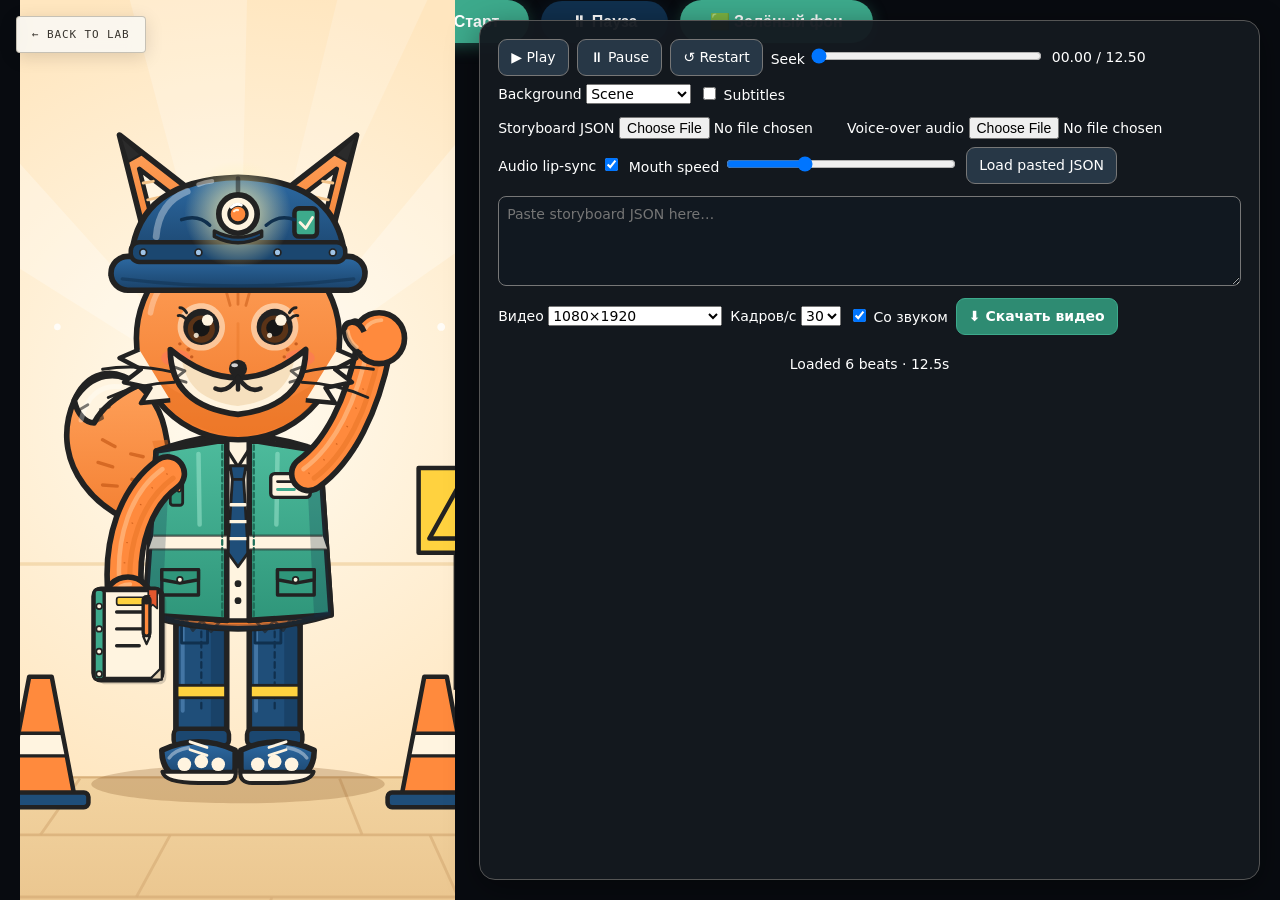
<file: 2323-fox-video-export/deepseek_html_20261027_62c97c.html>
<!DOCTYPE html>
<html lang="ru">
<head>
    <meta charset="UTF-8">
    <meta name="viewport" content="width=device-width, initial-scale=1.0">
    <title>Анимированный Лисёнок (SVG)</title>
    <style>
        body {
            margin: 0;
            padding: 0;
            display: flex;
            flex-direction: column;
            align-items: center;
            justify-content: center;
            min-height: 100vh;
            background-color: #f0f0f0;
            font-family: 'Segoe UI', Tahoma, Geneva, Verdana, sans-serif;
        }

        /* Контейнер для SVG */
        .svg-container {
            width: 100%;
            max-width: 450px;
            height: auto;
            margin-bottom: 20px;
            box-shadow: 0 10px 30px rgba(0,0,0,0.1);
            border-radius: 20px;
            overflow: hidden;
            background: #fff;
        }

        .svg-container svg {
            display: block;
            width: 100%;
            height: auto;
        }

        /* Панель управления */
        .controls {
            display: flex;
            flex-wrap: wrap;
            align-items: center;
            justify-content: center;
            gap: 12px;
            padding: 0 12px 16px;
        }

        button {
            padding: 12px 30px;
            font-size: 16px;
            font-weight: bold;
            border: none;
            border-radius: 50px;
            cursor: pointer;
            transition: transform 0.2s, box-shadow 0.2s;
            color: white;
        }

        button:active {
            transform: scale(0.95);
        }

        #btn-start {
            background-color: #3DAA8C;
            box-shadow: 0 4px 15px rgba(61, 170, 140, 0.4);
        }
        #btn-start:hover { box-shadow: 0 6px 20px rgba(61, 170, 140, 0.6); }

        #btn-pause {
            background-color: #10304E;
            box-shadow: 0 4px 15px rgba(16, 48, 78, 0.4);
        }
        #btn-pause:hover { box-shadow: 0 6px 20px rgba(16, 48, 78, 0.6); }

        /* --- FOX TEST ANIMATION v2 --- */

        /*
          The SVG contains several alternative drawing poses in the same file.
          Keep exactly one pose visible at a time; otherwise duplicate arms,
          mouths and brows overlap and make the character look broken.
        */
        #arms_pose_down,
        #arms_pose_thumbs_up,
        #arms_pose_shrug,
        #arms_pose_point_left,
        #arms_pose_wave,
        #eyebrows_high,
        #eyebrows_low,
        #mouth_open,
        #mouth_surprised {
            display: none !important;
        }

        #arms_pose_default,
        #eyebrows_default,
        #mouth_neutral {
            display: inline;
        }

        /* The open mouth is hidden by default; timeline.css switches it via data-mouth. */
        #mouth_open { display: none !important; opacity: 0; }

        body.chroma-key { background: #00FF00; }
        body.chroma-key .svg-container {
            background: #00FF00;
            box-shadow: none;
            border-radius: 0;
        }

        /* Chroma-key mode: hide the illustrated scene, leaving the fox artwork visible. */
        body.chroma-key #bg {
            display: none !important;
        }
        #btn-green {
            background-color: #3DAA8C;
            box-shadow: 0 4px 15px rgba(61, 170, 140, 0.35);
        }
        body.chroma-key #btn-green { background-color: #10304E; }

        /* Stable resting face before the animation is started. */
        #mascot_eyes_open {
            opacity: 1;
            animation: none;
        }

        #eyes_closed {
            opacity: 0;
            animation: none;
        }

        /* All movement is paused until the Start button is pressed. */
        #mascot,
        #mascot_body,
        #mascot_head,
        #mascot_tail,
        #mascot_eyes_open,
        #eyes_closed {
            animation-play-state: paused;
        }

        /* A tiny whole-character float gives the idle animation some life. */
        #mascot {
            transform-box: fill-box;
            transform-origin: center bottom;
            animation: foxFloat 3.8s ease-in-out infinite;
        }

        @keyframes foxFloat {
            0%, 100% { transform: translateY(0); }
            50% { transform: translateY(-0.45%); }
        }

        /* Subtle breathing; the lower edge stays almost anchored. */
        #mascot_body {
            transform-box: fill-box;
            transform-origin: 50% 100%;
            animation: foxBreathe 3.4s ease-in-out infinite;
        }

        @keyframes foxBreathe {
            0%, 100% { transform: scaleY(1); }
            50% { transform: scaleY(1.006); }
        }

        /* A very small head nod, not a constant exaggerated bob. */
        #mascot_head {
            transform-box: fill-box;
            transform-origin: 50% 92%;
            animation: foxHeadIdle 4.6s ease-in-out infinite;
        }

        @keyframes foxHeadIdle {
            0%, 100% { transform: rotate(0deg); }
            45% { transform: rotate(-0.35deg); }
            70% { transform: rotate(0.15deg); }
        }

        /* Tail sways gently around the point where it joins the body. */
        #mascot_tail {
            transform-box: fill-box;
            transform-origin: 88% 82%;
            animation: foxTailSway 2.9s ease-in-out infinite;
        }

        @keyframes foxTailSway {
            0%, 100% { transform: rotate(0deg); }
            35% { transform: rotate(-1.8deg); }
            70% { transform: rotate(1.2deg); }
        }

        /* One quick blink every few seconds. No artificial talking animation. */
        #mascot_eyes_open {
            animation: foxEyesOpen 5.2s infinite;
        }

        #eyes_closed {
            animation: foxEyesClosed 5.2s infinite;
            opacity: 0;
        }

        @keyframes foxEyesOpen {
            0%, 91%, 95%, 100% { opacity: 1; }
            93% { opacity: 0; }
        }

        @keyframes foxEyesClosed {
            0%, 91%, 95%, 100% { opacity: 0; }
            93% { opacity: 1; }
        }

        .animating #mascot,
        .animating #mascot_body,
        .animating #mascot_head,
        .animating #mascot_tail,
        .animating #mascot_eyes_open,
        .animating #eyes_closed {
            animation-play-state: running;
        }

        @media (prefers-reduced-motion: reduce) {
            .animating #mascot,
            .animating #mascot_body,
            .animating #mascot_head,
            .animating #mascot_tail,
            .animating #mascot_eyes_open,
            .animating #eyes_closed {
                animation: none;
            }
        }

    </style>
</head>
<body>
<a class="lab-back-link" href="../" aria-label="Back to The Creative Lab" style="position:fixed;top:16px;left:16px;z-index:99999;display:inline-flex;align-items:center;gap:8px;padding:11px 15px;border:1px solid rgba(120,110,95,.4);border-radius:4px;background:rgba(250,247,240,.96);color:#39352f;text-decoration:none;font:11px monospace;letter-spacing:.08em;box-shadow:0 4px 18px #0002;backdrop-filter:blur(8px)">← BACK TO LAB</a>

    <div class="svg-container" id="fox-container">
        <!-- Embedded fox SVG: keep the artwork and layer IDs intact. -->
        <svg xmlns="http://www.w3.org/2000/svg" xml:space="preserve" width="210mm" height="297mm" version="1.1" style="shape-rendering:geometricPrecision; text-rendering:geometricPrecision; image-rendering:optimizeQuality; fill-rule:evenodd; clip-rule:evenodd"
        viewBox="0 0 21000 29700"
        xmlns:xlink="http://www.w3.org/1999/xlink"
        xmlns:xodm="http://www.corel.com/coreldraw/odm/2003">
         <defs>
          <style type="text/css">
           <![CDATA[
            .str10 {stroke:white;stroke-width:238.13;stroke-linecap:round;stroke-miterlimit:22.9256;stroke-opacity:0.301961}
            .str40 {stroke:white;stroke-width:264.58;stroke-linecap:round;stroke-miterlimit:22.9256;stroke-opacity:0.301961}
            .str48 {stroke:white;stroke-width:317.5;stroke-linecap:round;stroke-miterlimit:22.9256;stroke-opacity:0.349020}
            .str44 {stroke:#E36F20;stroke-width:132.29;stroke-linecap:round;stroke-miterlimit:22.9256;stroke-opacity:0.349020}
            .str20 {stroke:white;stroke-width:158.75;stroke-linecap:round;stroke-miterlimit:22.9256;stroke-opacity:0.400000}
            .str49 {stroke:white;stroke-width:211.67;stroke-linecap:round;stroke-miterlimit:22.9256;stroke-opacity:0.400000}
            .str31 {stroke:#E36F20;stroke-width:238.13;stroke-linecap:round;stroke-miterlimit:22.9256;stroke-opacity:0.450980}
            .str51 {stroke:#10304E;stroke-width:158.75;stroke-linecap:round;stroke-miterlimit:22.9256;stroke-opacity:0.501961}
            .str25 {stroke:#222222;stroke-width:105.83;stroke-miterlimit:22.9256;stroke-opacity:0.549020}
            .str41 {stroke:#C85B17;stroke-width:132.29;stroke-linecap:round;stroke-miterlimit:22.9256;stroke-opacity:0.549020}
            .str47 {stroke:#222222;stroke-width:211.67;stroke-linecap:round;stroke-miterlimit:22.9256;stroke-opacity:0.549020}
            .str23 {stroke:#9BE3CC;stroke-width:211.67;stroke-linecap:round;stroke-miterlimit:22.9256;stroke-opacity:0.549020}
            .str14 {stroke:#5B8FC2;stroke-width:185.21;stroke-linecap:round;stroke-miterlimit:22.9256;stroke-opacity:0.600000}
            .str32 {stroke:#FFC38F;stroke-width:211.67;stroke-linecap:round;stroke-miterlimit:22.9256;stroke-opacity:0.600000}
            .str12 {stroke:#222222;stroke-width:132.29;stroke-linecap:round;stroke-linejoin:round;stroke-miterlimit:22.9256;stroke-opacity:0.600000}
            .str0 {stroke:#F0D2A0;stroke-width:158.75;stroke-miterlimit:22.9256;stroke-opacity:0.701961}
            .str3 {stroke:#D9B07A;stroke-width:132.29;stroke-miterlimit:22.9256;stroke-opacity:0.701961}
            .str11 {stroke:#C85B17;stroke-width:158.75;stroke-linecap:round;stroke-miterlimit:22.9256;stroke-opacity:0.701961}
            .str34 {stroke:#FFC38F;stroke-width:185.21;stroke-linecap:round;stroke-miterlimit:22.9256;stroke-opacity:0.701961}
            .str42 {stroke:#222222;stroke-width:132.29;stroke-linecap:round;stroke-linejoin:round;stroke-miterlimit:22.9256;stroke-opacity:0.701961}
            .str2 {stroke:#D9B07A;stroke-width:132.29;stroke-miterlimit:22.9256;stroke-opacity:0.800000}
            .str35 {stroke:#C85B17;stroke-width:105.83;stroke-linecap:round;stroke-miterlimit:22.9256;stroke-opacity:0.800000}
            .str33 {stroke:#C85B17;stroke-width:79.38;stroke-miterlimit:22.9256;stroke-dasharray:52.910000 899.470000;stroke-opacity:0.800000}
            .str26 {stroke:#222222;stroke-width:79.38;stroke-miterlimit:22.9256}
            .str7 {stroke:#222222;stroke-width:158.75;stroke-miterlimit:22.9256}
            .str13 {stroke:#222222;stroke-width:264.58;stroke-miterlimit:22.9256}
            .str16 {stroke:#222222;stroke-width:132.29;stroke-miterlimit:22.9256}
            .str6 {stroke:#222222;stroke-width:211.67;stroke-miterlimit:22.9256}
            .str1 {stroke:#D9B07A;stroke-width:211.67;stroke-miterlimit:22.9256}
            .str36 {stroke:#222222;stroke-width:79.38;stroke-linejoin:round;stroke-miterlimit:22.9256}
            .str5 {stroke:#222222;stroke-width:158.75;stroke-linejoin:round;stroke-miterlimit:22.9256}
            .str38 {stroke:#222222;stroke-width:105.83;stroke-linejoin:round;stroke-miterlimit:22.9256}
            .str18 {stroke:#222222;stroke-width:185.21;stroke-linejoin:round;stroke-miterlimit:22.9256}
            .str9 {stroke:#222222;stroke-width:264.58;stroke-linejoin:round;stroke-miterlimit:22.9256}
            .str17 {stroke:#10304E;stroke-width:132.29;stroke-linejoin:round;stroke-miterlimit:22.9256}
            .str21 {stroke:#222222;stroke-width:132.29;stroke-linejoin:round;stroke-miterlimit:22.9256}
            .str4 {stroke:#222222;stroke-width:211.67;stroke-linejoin:round;stroke-miterlimit:22.9256}
            .str50 {stroke:#10304E;stroke-width:158.75;stroke-linecap:round;stroke-miterlimit:22.9256}
            .str37 {stroke:#222222;stroke-width:158.75;stroke-linecap:round;stroke-miterlimit:22.9256}
            .str22 {stroke:#FFF4E0;stroke-width:158.75;stroke-linecap:round;stroke-miterlimit:22.9256}
            .str46 {stroke:#FFF4E0;stroke-width:105.83;stroke-linecap:round;stroke-miterlimit:22.9256}
            .str43 {stroke:#222222;stroke-width:264.58;stroke-linecap:round;stroke-miterlimit:22.9256}
            .str29 {stroke:#222222;stroke-width:1852.08;stroke-linecap:round;stroke-miterlimit:22.9256}
            .str27 {stroke:#222222;stroke-width:132.29;stroke-linecap:round;stroke-miterlimit:22.9256}
            .str28 {stroke:#3DAA8C;stroke-width:132.29;stroke-linecap:round;stroke-miterlimit:22.9256}
            .str39 {stroke:#F3C48A;stroke-width:132.29;stroke-linecap:round;stroke-miterlimit:22.9256}
            .str19 {stroke:#FFF4E0;stroke-width:132.29;stroke-linecap:round;stroke-miterlimit:22.9256}
            .str45 {stroke:white;stroke-width:132.29;stroke-linecap:round;stroke-miterlimit:22.9256}
            .str8 {stroke:#222222;stroke-width:211.67;stroke-linecap:round;stroke-miterlimit:22.9256}
            .str30 {stroke:#FF8A3D;stroke-width:1322.92;stroke-linecap:round;stroke-miterlimit:22.9256}
            .str52 {stroke:#FFF4E0;stroke-width:132.29;stroke-linecap:round;stroke-linejoin:round;stroke-miterlimit:22.9256}
            .str15 {stroke:#10304E;stroke-width:105.83;stroke-linecap:round;stroke-miterlimit:22.9256;stroke-dasharray:264.550000 211.640000}
            .str24 {stroke:#1E6E58;stroke-width:105.83;stroke-linecap:round;stroke-miterlimit:22.9256;stroke-dasharray:211.640000 158.730000}
            .fil7 {fill:none;fill-rule:nonzero}
            .fil21 {fill:none;fill-rule:nonzero}
            .fil54 {fill:none;fill-rule:nonzero}
            .fil28 {fill:none;fill-rule:nonzero}
            .fil35 {fill:none;fill-rule:nonzero}
            .fil56 {fill:none;fill-rule:nonzero}
            .fil46 {fill:none;fill-rule:nonzero}
            .fil23 {fill:none;fill-rule:nonzero}
            .fil22 {fill:none;fill-rule:nonzero}
            .fil36 {fill:none;fill-rule:nonzero}
            .fil6 {fill:black;fill-rule:nonzero}
            .fil50 {fill:#161616;fill-rule:nonzero}
            .fil26 {fill:#1B4770;fill-rule:nonzero}
            .fil12 {fill:#1F4E79;fill-rule:nonzero}
            .fil15 {fill:#222222;fill-rule:nonzero}
            .fil41 {fill:#2B2B2B;fill-rule:nonzero}
            .fil33 {fill:#2F967A;fill-rule:nonzero}
            .fil38 {fill:#3DAA8C;fill-rule:nonzero}
            .fil49 {fill:#5A3317;fill-rule:nonzero}
            .fil13 {fill:#8A5A2B;fill-rule:nonzero}
            .fil55 {fill:#9FC3E6;fill-rule:nonzero}
            .fil39 {fill:#E4572E;fill-rule:nonzero}
            .fil40 {fill:#E6D3B3;fill-rule:nonzero}
            .fil11 {fill:#FF8A3D;fill-rule:nonzero}
            .fil14 {fill:#FFD23F;fill-rule:nonzero}
            .fil0 {fill:#FFF4E0;fill-rule:nonzero}
            .fil37 {fill:#222222;fill-rule:nonzero;fill-opacity:0.180392}
            .fil4 {fill:white;fill-rule:nonzero;fill-opacity:0.180392}
            .fil3 {fill:white;fill-rule:nonzero;fill-opacity:0.219608}
            .fil31 {fill:#10304E;fill-rule:nonzero;fill-opacity:0.250980}
            .fil10 {fill:#8A5A2B;fill-rule:nonzero;fill-opacity:0.278431}
            .fil2 {fill:white;fill-rule:nonzero;fill-opacity:0.278431}
            .fil34 {fill:#10304E;fill-rule:nonzero;fill-opacity:0.301961}
            .fil52 {fill:black;fill-rule:nonzero;fill-opacity:0.349020}
            .fil43 {fill:#E36F20;fill-rule:nonzero;fill-opacity:0.349020}
            .fil24 {fill:#10304E;fill-rule:nonzero;fill-opacity:0.400000}
            .fil20 {fill:#E36F20;fill-rule:nonzero;fill-opacity:0.450980}
            .fil44 {fill:#FF6F61;fill-rule:nonzero;fill-opacity:0.450980}
            .fil29 {fill:#E5C9A0;fill-rule:nonzero;fill-opacity:0.501961}
            .fil32 {fill:black;fill-rule:nonzero;fill-opacity:0.549020}
            .fil48 {fill:#FFF4E0;fill-rule:nonzero;fill-opacity:0.549020}
            .fil25 {fill:black;fill-rule:nonzero;fill-opacity:0.600000}
            .fil18 {fill:white;fill-rule:nonzero;fill-opacity:0.600000}
            .fil5 {fill:black;fill-rule:nonzero;fill-opacity:0.701961}
            .fil45 {fill:#B24A12;fill-rule:nonzero;fill-opacity:0.701961}
            .fil47 {fill:#F3D9B0;fill-rule:nonzero;fill-opacity:0.701961}
            .fil16 {fill:white;fill-rule:nonzero;fill-opacity:0.701961}
            .fil9 {fill:black;fill-rule:nonzero;fill-opacity:0.800000}
            .fil17 {fill:white;fill-rule:nonzero;fill-opacity:0.800000}
            .fil51 {fill:#FFF4E0;fill-rule:nonzero;fill-opacity:0.850980}
            .fil8 {fill:url(#id0);fill-rule:nonzero}
            .fil27 {fill:url(#id1);fill-rule:nonzero}
            .fil30 {fill:url(#id2);fill-rule:nonzero}
            .fil19 {fill:url(#id3);fill-rule:nonzero}
            .fil42 {fill:url(#id4);fill-rule:nonzero}
            .fil1 {fill:url(#id5);fill-rule:nonzero}
            .fil53 {fill:url(#id6);fill-rule:nonzero}
           ]]>
          </style>
          <linearGradient id="id0" gradientUnits="userSpaceOnUse" x1="-3787.5" y1="30725" x2="-3787.5" y2="40250">
           <stop offset="0" style="stop-opacity:1; stop-color:#F2D3A0"/>
           <stop offset="1" style="stop-opacity:1; stop-color:#E6BE85"/>
          </linearGradient>
          <linearGradient id="id1" gradientUnits="objectBoundingBox" x1="1.69228e-14%" y1="0%" x2="1.69228e-14%" y2="100%">
           <stop offset="0" style="stop-opacity:1; stop-color:#2D6AA3"/>
           <stop offset="1" style="stop-opacity:1; stop-color:#1A4269"/>
          </linearGradient>
          <linearGradient id="id2" gradientUnits="objectBoundingBox" x1="0%" y1="6.87492e-15%" x2="0%" y2="100%">
           <stop offset="0" style="stop-opacity:1; stop-color:#4DBB9C"/>
           <stop offset="1" style="stop-opacity:1; stop-color:#2F967A"/>
          </linearGradient>
          <linearGradient id="id3" gradientUnits="objectBoundingBox" x1="0%" y1="0%" x2="0%" y2="100%">
           <stop offset="0" style="stop-opacity:1; stop-color:#FFA25C"/>
           <stop offset="1" style="stop-opacity:1; stop-color:#F27A2B"/>
          </linearGradient>
          <linearGradient id="id4" gradientUnits="userSpaceOnUse" xlink:href="#id3" x1="5737.5" y1="5325.01" x2="5737.5" y2="14850">
          </linearGradient>
          <radialGradient id="id5" gradientUnits="userSpaceOnUse" gradientTransform="matrix(0.791667 -0 -0 0.791667 2188 2776)" cx="10500" cy="13326" r="25400" fx="10500" fy="13326">
           <stop offset="0" style="stop-opacity:1; stop-color:#FFFBF0"/>
           <stop offset="1" style="stop-opacity:1; stop-color:#FFE6BF"/>
          </radialGradient>
          <radialGradient id="id6" gradientUnits="objectBoundingBox" cx="50%" cy="50%" r="50%" fx="50%" fy="50%">
           <stop offset="0" style="stop-opacity:0.901961; stop-color:#FFF4B0"/>
           <stop offset="1" style="stop-opacity:0; stop-color:#FFF4B0"/>
          </radialGradient>
         </defs>
         <g id="Слой_x0020_1">
          <metadata id="CorelCorpID_0Corel-Layer"/>
          <g id="bg">
           <rect id="bg_rect" class="fil0" x="-3787.5" y="-10550" width="28575" height="50800"/>
           <rect id="bg_glow" class="fil1" x="-3787.5" y="-10550" width="28575" height="50800"/>
           <g id="bg_wall">
            <polygon id="bg_ray_1" class="fil2" points="10500,13262.5 -3787.5,-2612.5 -3787.5,4266.67 "/>
            <polygon id="bg_ray_2" class="fil2" points="10500,13262.5 24787.5,-3935.42 24787.5,3208.33 "/>
            <polygon id="bg_ray_3" class="fil3" points="10500,13262.5 4150,-10550 11029.17,-10550 "/>
            <polygon id="bg_ray_4" class="fil4" points="10500,13262.5 16320.83,-10550 21612.5,-10550 "/>
            <path id="bg_wall_line_1" class="fil5 str0" d="M-3787.5 20670.83l28575 0m-28575 0l0 0 0 0z"/>
            <g>
             <path id="bg_wall_line_2" class="fil6" d="M-3787.5 30725l28575 0 -28575 0zm0 0l0 0 0 0z"/>
             <path id="_1" class="fil7 str1" d="M-3787.5 30725l28575 0m-28575 0l0 0 0 0z"/>
            </g>
           </g>
           <g id="bg_floor">
            <rect id="floor_base" class="fil8" x="-3787.5" y="30725" width="28575" height="9525"/>
            <path id="floor_board_1" class="fil9 str2" d="M-3787.5 33370.83l28575 0m-28575 0l0 0 0 0z"/>
            <path id="floor_board_2" class="fil9 str2" d="M-3787.5 36281.25l28575 0m-28575 0l0 0 0 0z"/>
            <path id="floor_board_3" class="fil9 str2" d="M-3787.5 38662.5l28575 0m-28575 0l0 0 0 0z"/>
            <path id="floor_joint_1" class="fil5 str3" d="M3091.67 30725l-1852.09 2645.83m14022.92 -2645.83l1058.33 2645.83m-8995.83 0l-1587.5 2910.42m13758.33 -2910.42l1322.92 2910.42m-20902.08 0l-1322.92 2381.25m13493.75 -2381.25l-793.75 2381.25m793.75 -2381.25l0 0 0 0z"/>
            <path id="floor_shadow" class="fil10" d="M17379.16 30989.58c0,-496.82 -3079.9,-899.58 -6879.16,-899.58 -3799.26,0 -6879.16,402.76 -6879.16,899.58 0,496.82 3079.9,899.58 6879.16,899.58 3799.26,0 6879.16,-402.76 6879.16,-899.58z" filter="url(#filter_blur_soft)"/>
           </g>
           <g id="bg_props">
            <g id="prop_cone_l">
             <polygon id="prop_cone_l_body" class="fil11 str4" points="-347.92,31518.75 710.42,25962.5 1768.75,25962.5 2827.08,31518.75 "/>
             <polygon id="prop_cone_l_stripe" class="fil0 str5" points="234.17,28608.33 2245,28608.33 2456.67,29666.67 22.5,29666.67 "/>
             <path class="fil12 str6" d="M-797.71 31386.46l4074.58 0c116.89,-0.01 211.68,94.78 211.68,211.66l-0.01 264.59c0.01,116.87 -94.78,211.66 -211.66,211.66l-4074.59 0.01c-116.87,-0.01 -211.66,-94.8 -211.66,-211.68l-0.01 -264.57c0.01,-116.89 94.8,-211.68 211.68,-211.68z"/>
            </g>
            <g id="prop_cone_r">
             <polygon id="prop_cone_r_body" class="fil11 str4" points="18172.92,31518.75 19231.25,25962.5 20289.58,25962.5 21347.92,31518.75 "/>
             <polygon id="prop_cone_r_stripe" class="fil0 str5" points="18755,28608.33 20765.83,28608.33 20977.5,29666.67 18543.33,29666.67 "/>
             <path class="fil12 str6" d="M17723.13 31386.46l4074.58 0c116.87,-0.01 211.66,94.78 211.66,211.66l0.01 264.59c-0.01,116.87 -94.8,211.66 -211.68,211.66l-4074.57 0.01c-116.89,-0.01 -211.68,-94.8 -211.68,-211.68l0.01 -264.57c-0.01,-116.89 94.78,-211.68 211.66,-211.68z"/>
            </g>
            <g id="prop_sign">
             <rect id="prop_sign_post" class="fil13 str7" x="20686.46" y="19877.09" width="423.33" height="6614.58"/>
             <polygon id="prop_sign_board" class="fil14 str4" points="18966.67,16172.92 22803.13,16172.92 22803.13,20141.67 18966.67,20141.67 "/>
             <polygon id="prop_sign_mark" class="fil7 str4" points="20871.67,16966.67 22273.96,19480.21 19469.38,19480.21 "/>
             <g>
              <path id="prop_sign_excl" class="fil6" d="M20871.67 17760.42l0 846.66 0 -846.66zm0 0l0 0 0 0z"/>
              <path id="_1_10" class="fil7 str8" d="M20871.67 17760.42l0 846.66m0 -846.66l0 0 0 0z"/>
             </g>
             <circle id="prop_sign_dot" class="fil15" cx="20871.67" cy="19003.96" r="132.29"/>
            </g>
            <g id="prop_dust">
             <path id="dust_1" class="fil16" d="M-109.8 562.5c0,-131.51 -106.61,-238.12 -238.12,-238.12 -131.51,0 -238.12,106.61 -238.12,238.12 0,131.51 106.61,238.12 238.12,238.12 131.51,0 238.12,-106.61 238.12,-238.12z"/>
             <path id="dust_2" class="fil16" d="M21930 3208.33c0,-175.35 -142.15,-317.5 -317.5,-317.5 -175.35,0 -317.5,142.15 -317.5,317.5 0,175.35 142.15,317.5 317.5,317.5 175.35,0 317.5,-142.15 317.5,-317.5z"/>
             <path id="dust_3" class="fil17" d="M2192.08 9558.33c0,-87.68 -71.07,-158.75 -158.75,-158.75 -87.68,0 -158.75,71.07 -158.75,158.75 0,87.68 71.07,158.75 158.75,158.75 87.68,0 158.75,-71.07 158.75,-158.75z"/>
             <path id="dust_4" class="fil17" d="M20210.21 9558.33c0,-102.29 -82.92,-185.21 -185.21,-185.21 -102.29,0 -185.21,82.92 -185.21,185.21 0,102.29 82.92,185.21 185.21,185.21 102.29,0 185.21,-82.92 185.21,-185.21z"/>
             <path id="dust_5" class="fil18" d="M-1141.67 15908.33c0,-146.12 -118.46,-264.58 -264.58,-264.58 -146.12,0 -264.58,118.46 -264.58,264.58 0,146.12 118.46,264.58 264.58,264.58 146.12,0 264.58,-118.46 264.58,-264.58z"/>
             <path id="dust_6" class="fil16" d="M22882.49 13262.5c0,-116.9 -94.76,-211.66 -211.66,-211.66 -116.9,0 -211.66,94.76 -211.66,211.66 0,116.9 94.76,211.66 211.66,211.66 116.9,0 211.66,-94.76 211.66,-211.66z"/>
            </g>
           </g>
          </g>
          <g id="mascot">
           <g id="mascot_tail">
            <path id="tail_body" class="fil19 str9" d="M6531.25 19083.33c-3439.58,-1058.33 -4762.5,-3704.16 -3704.17,-6085.41 1058.34,-2381.25 3704.17,-1058.34 4233.34,1322.91 396.87,1852.09 529.16,3704.17 264.58,5556.25l-793.75 -793.75z"/>
            <path id="tail_tip" class="fil0 str9" d="M2827.08 12997.92c793.75,-1322.92 2116.67,-1455.21 2910.42,-661.46 -793.75,396.87 -1587.5,926.04 -1984.38,1719.79 -396.87,0 -793.75,-396.88 -926.04,-1058.33z"/>
            <path id="tail_shade" class="fil20" d="M7192.71 14850c343.96,1587.5 449.79,3307.29 185.21,4974.17l-635 -687.92c211.66,-1375.83 105.83,-2963.33 -264.59,-4233.33l714.38 -52.92z"/>
            <path id="tail_highlight" class="fil21 str10" d="M3144.58 13923.96c264.59,-1190.63 1005.42,-1666.88 1799.17,-1561.04"/>
            <path id="tail_fur_1" class="fil22 str11" d="M4150 14850l582.08 317.5m-793.75 740.83l687.92 211.67m-476.25 846.67l687.92 52.91"/>
            <path id="tail_fur_2" class="fil22 str11" d="M5340.62 17892.71l449.8 396.87m-264.59 -1587.5l582.09 211.67m-635 -1402.29l582.08 132.29"/>
            <path id="tail_tip_fur" class="fil23 str12" d="M3753.12 14056.25l396.88 -211.67 -105.83 -423.33 423.33 -105.83m264.58 -476.25l423.34 -211.67m-2010.84 767.29l317.5 -185.21"/>
           </g>
           <g id="mascot_legs">
            <path class="fil12 str13" d="M8383.33 22258.33l793.75 0c438.31,-0.01 793.76,355.44 793.76,793.74l-0.01 5556.26c0.01,438.29 -355.44,793.74 -793.74,793.74l-793.76 0.01c-438.29,-0.01 -793.74,-355.46 -793.74,-793.76l-0.01 -5556.24c0.01,-438.31 355.46,-793.76 793.76,-793.76z"/>
            <path class="fil12 str13" d="M11822.92 22258.33l793.75 0c438.29,-0.01 793.74,355.44 793.74,793.74l0.01 5556.26c-0.01,438.29 -355.46,793.74 -793.76,793.74l-793.74 0.01c-438.31,-0.01 -793.76,-355.46 -793.76,-793.76l0.01 -5556.24c-0.01,-438.31 355.44,-793.76 793.74,-793.76z"/>
            <path class="fil24" d="M9547.5 22390.63l0 0c175.33,-0.01 317.51,142.17 317.51,317.49l-0.01 6297.09c0.01,175.31 -142.17,317.49 -317.49,317.49l-0.01 0.01c-175.31,-0.01 -317.49,-142.19 -317.49,-317.51l-0.01 -6297.07c0.01,-175.33 142.19,-317.51 317.51,-317.51z"/>
            <path class="fil24" d="M12987.08 22390.63l0 0c175.31,-0.01 317.49,142.17 317.49,317.49l0.01 6297.09c-0.01,175.31 -142.19,317.49 -317.51,317.49l0.01 0.01c-175.33,-0.01 -317.51,-142.19 -317.51,-317.51l0.01 -6297.07c-0.01,-175.33 142.17,-317.51 317.49,-317.51z"/>
            <path id="leg_l_highlight" class="fil25 str14" d="M7907.08 22840.42l0 4709.58m0 -4709.58l0 0 0 0z"/>
            <path id="leg_r_highlight" class="fil25 str14" d="M11346.67 22840.42l0 4709.58m0 -4709.58l0 0 0 0z"/>
            <g>
             <path id="leg_l_seam" class="fil6" d="M8780.21 23845.83l0 3704.17 0 -3704.17zm0 0l0 0 0 0z"/>
             <path id="_1_11" class="fil7 str15" d="M8780.21 23845.83l0 3704.17m0 -3704.17l0 0 0 0z"/>
            </g>
            <g>
             <path id="leg_r_seam" class="fil6" d="M12219.79 23845.83l0 3704.17 0 -3704.17zm0 0l0 0 0 0z"/>
             <path id="_1_12" class="fil7 str15" d="M12219.79 23845.83l0 3704.17m0 -3704.17l0 0 0 0z"/>
            </g>
            <rect id="leg_l_stripe" class="fil14 str16" x="7642.5" y="26359.38" width="2275.42" height="582.08"/>
            <rect id="leg_r_stripe" class="fil14 str16" x="11082.08" y="26359.38" width="2275.42" height="582.08"/>
            <polygon id="leg_l_pocket" class="fil7 str17" points="7854.17,23184.38 9071.25,23184.38 9071.25,24375 7854.17,24375 "/>
            <polygon id="leg_r_pocket" class="fil7 str17" points="11293.75,23184.38 12510.83,23184.38 12510.83,24375 11293.75,24375 "/>
            <path class="fil26 str6" d="M7748.33 28396.67l2063.75 0c146.11,-0.01 264.59,118.47 264.59,264.57l0 264.59c0,146.09 -118.48,264.57 -264.58,264.57l-2063.76 0.02c-146.09,-0.02 -264.57,-118.5 -264.57,-264.6l-0.01 -264.57c0.01,-146.11 118.49,-264.59 264.59,-264.59z"/>
            <path class="fil26 str6" d="M11187.92 28396.67l2063.75 0c146.09,-0.01 264.57,118.47 264.57,264.57l0.01 264.59c-0.01,146.09 -118.49,264.57 -264.59,264.57l-2063.74 0.02c-146.11,-0.02 -264.59,-118.5 -264.59,-264.6l0 -264.57c0,-146.11 118.48,-264.59 264.58,-264.59z"/>
            <path id="shoe_l" class="fil27 str9" d="M6928.12 29402.08c0,970.14 573.27,1455.21 1719.8,1455.21l1190.62 0c352.78,0 529.17,-220.48 529.17,-661.46l0 -793.75c-1146.53,-529.16 -2293.06,-529.16 -3439.59,0z"/>
            <path id="shoe_r" class="fil27 str9" d="M14071.88 29402.08c0,970.14 -573.27,1455.21 -1719.8,1455.21l-1190.62 0c-352.78,0 -529.17,-220.48 -529.17,-661.46l0 -793.75c1146.53,-529.16 2293.06,-529.16 3439.59,0z"/>
            <path id="shoe_l_sole" class="fil0 str18" d="M6954.58 30407.5c70.56,352.78 635,529.17 1693.34,529.17l1190.62 0c388.06,0 573.27,-176.39 555.63,-529.17l-3439.59 0z"/>
            <path id="shoe_r_sole" class="fil0 str18" d="M14045.42 30407.5c-70.56,352.78 -635,529.17 -1693.34,529.17l-1190.62 0c-388.06,0 -573.27,-176.39 -555.63,-529.17l3439.59 0z"/>
            <circle id="paw_l_1" class="fil0" cx="7986.46" cy="30063.54" r="317.5"/>
            <circle id="paw_l_2" class="fil0" cx="8780.21" cy="29931.25" r="317.5"/>
            <circle id="paw_l_3" class="fil0" cx="9573.96" cy="30063.54" r="317.5"/>
            <circle id="paw_r_1" class="fil0" cx="11426.04" cy="30063.54" r="317.5"/>
            <circle id="paw_r_2" class="fil0" cx="12219.79" cy="29931.25" r="317.5"/>
            <circle id="paw_r_3" class="fil0" cx="13013.54" cy="30063.54" r="317.5"/>
            <path id="shoe_l_laces" class="fil7 str19" d="M8251.04 29007.5l793.75 264.58m-793.75 105.84l793.75 264.58"/>
            <path id="shoe_r_laces" class="fil7 str19" d="M12748.96 29007.5l-793.75 264.58m793.75 105.84l-793.75 264.58"/>
            <path id="shoe_l_highlight" class="fil28 str20" d="M7272.08 29764.05c176.39,-246.94 476.25,-405.69 899.59,-476.25"/>
            <path id="shoe_r_highlight" class="fil28 str20" d="M13727.92 29764.05c-176.39,-246.94 -476.25,-405.69 -899.59,-476.25"/>
           </g>
           <g id="mascot_body">
            <path id="torso" class="fil19 str9" d="M6663.54 15379.17c2557.64,-970.14 5115.28,-970.14 7672.92,0l529.17 7672.91c-2910.42,881.95 -5820.84,881.95 -8731.26,0l529.17 -7672.91z"/>
            <path id="torso_belly_fur" class="fil23 str12" d="M7325 23105l317.5 529.17 370.42 -423.34 370.41 582.09 423.34 -476.25 423.33 529.16 423.33 -476.25m1693.34 0l423.33 476.25 423.33 -529.16 423.34 476.25 370.41 -582.09 370.42 423.34 317.5 -529.17"/>
            <polygon id="shirt" class="fil0 str4" points="9441.67,14453.12 11558.33,14453.12 11558.33,23316.67 9441.67,23316.67 "/>
            <polygon id="shirt_collar_l" class="fil0 str5" points="9441.67,14453.12 10500,16120 9441.67,16384.58 "/>
            <polygon id="shirt_collar_r" class="fil0 str5" points="11558.33,14453.12 10500,16120 11558.33,16384.58 "/>
            <polygon id="shirt_tie_knot" class="fil12 str21" points="10129.58,16067.08 10870.42,16067.08 10764.58,16702.08 10235.42,16702.08 "/>
            <polygon id="shirt_tie" class="fil12 str21" points="10235.42,16702.08 10764.58,16702.08 10976.25,20141.67 10500,20803.13 10023.75,20141.67 "/>
            <g>
             <path id="shirt_tie_stripe" class="fil6" d="M10156.04 17892.71l687.92 0 -687.92 0zm-52.92 793.75l793.76 0 -793.76 0zm-26.45 793.75l846.66 0 -846.66 0zm0 0l0 0 0 0z"/>
             <path id="_1_13" class="fil7 str22" d="M10156.04 17892.71l687.92 0m-740.84 793.75l793.76 0m-820.21 793.75l846.66 0m-846.66 0l0 0 0 0z"/>
            </g>
            <circle id="shirt_button_1" class="fil15" cx="10500" cy="21596.88" r="158.75"/>
            <circle id="shirt_button_2" class="fil15" cx="10500" cy="22390.63" r="158.75"/>
            <polygon id="shirt_shade" class="fil29" points="10923.33,15908.33 11558.33,15908.33 11558.33,23316.67 10923.33,23316.67 "/>
            <polygon id="vest_l" class="fil30 str9" points="6663.54,15379.17 9970.83,14850 9970.83,23316.67 6134.37,23052.08 "/>
            <polygon id="vest_r" class="fil30 str9" points="14336.46,15379.17 11029.17,14850 11029.17,23316.67 14865.63,23052.08 "/>
            <polygon id="vest_stripe_l" class="fil0" points="6531.25,19347.92 9970.83,19347.92 9970.83,19982.92 6319.58,19982.92 "/>
            <polygon id="vest_stripe_r" class="fil0" points="11029.17,19347.92 14468.75,19347.92 14680.42,19982.92 11029.17,19982.92 "/>
            <polygon id="vest_pocket_l" class="fil7 str5" points="6928.12,20935.42 8647.92,20935.42 8647.92,22126.04 6928.12,22126.04 "/>
            <polygon id="vest_shade_l" class="fil31" points="6134.37,23052.08 6663.54,15379.17 7325,15246.88 6928.12,23184.38 "/>
            <polygon id="vest_shade_r" class="fil31" points="14865.63,23052.08 14336.46,15379.17 13675,15246.88 14071.88,23184.38 "/>
            <path id="vest_highlight_l" class="fil32 str23" d="M8647.92 15511.46l52.91 3307.29m-52.91 -3307.29l0 0 0 0z"/>
            <path id="vest_highlight_r" class="fil32 str23" d="M12352.08 15511.46l-52.91 3307.29m52.91 -3307.29l0 0 0 0z"/>
            <g>
             <path id="vest_seam_l" class="fil6" d="M9759.17 15114.58l0 7990.42 0 -7990.42zm0 0l0 0 0 0z"/>
             <path id="_1_14" class="fil7 str24" d="M9759.17 15114.58l0 7990.42m0 -7990.42l0 0 0 0z"/>
            </g>
            <g>
             <path id="vest_seam_r" class="fil6" d="M11240.83 15114.58l0 7990.42 0 -7990.42zm0 0l0 0 0 0z"/>
             <path id="_1_15" class="fil7 str24" d="M11240.83 15114.58l0 7990.42m0 -7990.42l0 0 0 0z"/>
            </g>
            <path id="vest_stripe_l_edge" class="fil32 str25" d="M6531.25 19347.92l3439.58 0m-3651.25 635l3651.25 0m-3651.25 0l0 0 0 0z"/>
            <path id="vest_stripe_r_edge" class="fil32 str25" d="M11029.17 19347.92l3439.58 0m-3439.58 635l3651.25 0m-3651.25 0l0 0 0 0z"/>
            <polygon id="vest_pocket_l_flap" class="fil33 str5" points="6928.12,20935.42 8647.92,20935.42 8647.92,21411.67 7774.79,21570.42 6928.12,21411.67 "/>
            <circle id="vest_pocket_l_button" class="fil0 str26" cx="7774.79" cy="21411.67" r="132.29"/>
            <polygon id="vest_pocket_r" class="fil7 str5" points="12352.08,20935.42 14071.88,20935.42 14071.88,22126.04 12352.08,22126.04 "/>
            <polygon id="vest_pocket_r_flap" class="fil33 str5" points="12352.08,20935.42 14071.88,20935.42 14071.88,21411.67 13198.75,21570.42 12352.08,21411.67 "/>
            <circle id="vest_pocket_r_button" class="fil0 str26" cx="13198.75" cy="21411.67" r="132.29"/>
            <g id="vest_name_tag">
             <path class="fil0 str7" d="M12219.79 16437.5l1481.67 0c102.26,-0.01 185.2,82.93 185.2,185.2l0.01 740.84c-0.01,102.26 -82.95,185.2 -185.22,185.2l-1481.66 0.01c-102.28,-0.01 -185.22,-82.95 -185.22,-185.22l0.01 -740.82c-0.01,-102.28 82.93,-185.22 185.2,-185.22z"/>
             <g>
              <path id="vest_name_tag_line_1" class="fil6" d="M12352.08 16807.92l1217.09 0 -1217.09 0zm0 0l0 0 0 0z"/>
              <path id="_1_16" class="fil7 str27" d="M12352.08 16807.92l1217.09 0m-1217.09 0l0 0 0 0z"/>
             </g>
             <g>
              <path id="vest_name_tag_line_2" class="fil6" d="M12352.08 17178.33l793.75 0 -793.75 0zm0 0l0 0 0 0z"/>
              <path id="_1_17" class="fil7 str28" d="M12352.08 17178.33l793.75 0m-793.75 0l0 0 0 0z"/>
             </g>
            </g>
            <g id="vest_pen_holder">
             <path class="fil33 str16" d="M7457.29 16702.08l317.5 0c73.06,0 132.3,59.24 132.3,132.29l-0.01 952.51c0.01,73.04 -59.23,132.28 -132.28,132.28l-317.51 0.01c-73.04,-0.01 -132.28,-59.25 -132.28,-132.3l-0.01 -952.49c0.01,-73.06 59.25,-132.3 132.3,-132.3z"/>
             <path class="fil14 str26" d="M7510.21 16225.83l0 0c43.84,-0.01 79.39,35.54 79.39,79.37l-0.02 899.59c0.02,43.82 -35.53,79.37 -79.36,79.37l-0.01 0.01c-43.82,-0.01 -79.37,-35.56 -79.37,-79.39l-0.01 -899.57c0.01,-43.84 35.56,-79.39 79.39,-79.39z"/>
             <path class="fil11 str26" d="M7748.33 16331.67l0 0c43.84,-0.02 79.39,35.53 79.39,79.36l-0.01 793.76c0.01,43.82 -35.54,79.37 -79.37,79.37l-0.01 0.01c-43.82,-0.01 -79.37,-35.56 -79.37,-79.39l0 -793.74c0,-43.84 35.55,-79.39 79.38,-79.39z"/>
            </g>
            <path id="vest_hem_shade" class="fil34" d="M6213.75 22840.42c2857.5,881.94 5715,881.94 8572.5,0l52.92 264.58c-2892.78,881.94 -5785.56,881.94 -8678.34,0l52.92 -264.58z"/>
           </g>
           <g id="mascot_arms">
            <g id="arms_pose_default">
             <g id="arm_l_default">
              <path id="arm_l_outline" class="fil7 str29" d="M7192.71 16437.5c-1455.21,1058.33 -2248.96,3175 -1984.38,5688.54"/>
              <path id="arm_l_fill" class="fil7 str30" d="M7192.71 16437.5c-1455.21,1058.33 -2248.96,3175 -1984.38,5688.54"/>
              <path id="arm_l_shade" class="fil35 str31" d="M7457.29 16649.17c-1455.21,1058.33 -2248.96,3175 -1984.37,5688.54"/>
              <path id="arm_l_highlight" class="fil23 str32" d="M6954.58 16225.83c-1455.21,1058.34 -2248.96,3175 -1984.37,5688.55"/>
              <path id="arm_l_fur" class="fil36 str33" d="M7192.71 16437.5c-1455.21,1058.33 -2248.96,3175 -1984.38,5688.54"/>
              <circle id="hand_l_default" class="fil11 str13" cx="5340.62" cy="22390.63" r="1111.25"/>
              <path id="hand_l_default_highlight" class="fil22 str34" d="M4732.08 21993.75c141.11,-246.94 379.24,-370.42 714.38,-370.42"/>
              <path id="hand_l_default_creases" class="fil36 str35" d="M5023.12 22893.33l0 396.88m423.34 -343.96l0 396.88m423.33 -476.25l0 343.95"/>
              <g id="notebook_default">
               <path class="fil37" d="M4282.29 22073.13l2540 0c175.33,-0.01 317.51,142.17 317.51,317.49l-0.01 3598.34c0.01,175.31 -142.17,317.49 -317.49,317.49l-2540.01 0.01c-175.31,-0.01 -317.49,-142.19 -317.49,-317.51l-0.01 -3598.32c0.01,-175.33 142.19,-317.51 317.51,-317.51z"/>
               <path class="fil0 str13" d="M4070.62 21861.46l2540.01 0c175.33,-0.01 317.51,142.17 317.51,317.49l-0.02 3598.34c0.02,175.31 -142.16,317.49 -317.48,317.49l-2540.02 0.01c-175.31,-0.01 -317.49,-142.19 -317.49,-317.51l-0.01 -3598.32c0.01,-175.33 142.19,-317.51 317.51,-317.51z"/>
               <path class="fil38 str7" d="M3911.87 21861.46l158.75 0c87.67,-0.01 158.76,71.08 158.76,158.74l-0.01 3915.84c0.01,87.65 -71.08,158.74 -158.74,158.74l-158.76 0.01c-87.65,-0.01 -158.74,-71.1 -158.74,-158.76l-0.01 -3915.82c0.01,-87.67 71.1,-158.76 158.76,-158.76z"/>
               <path class="fil14 str26" d="M4917.29 22231.88l1428.75 0c58.45,-0.01 105.84,47.38 105.84,105.82l0 158.76c0,58.43 -47.39,105.82 -105.83,105.82l-1428.76 0.01c-58.43,-0.01 -105.82,-47.4 -105.82,-105.84l-0.01 -158.74c0.01,-58.45 47.4,-105.84 105.84,-105.84z"/>
               <polygon id="notebook_bookmark" class="fil39 str36" points="6293.12,21861.46 6293.12,22761.04 6504.79,22575.83 6716.46,22761.04 6716.46,21861.46 "/>
               <g>
                <path id="notebook_line_1" class="fil6" d="M4811.46 22919.79l1455.21 0 -1455.21 0zm0 0l0 0 0 0z"/>
                <path id="_1_18" class="fil7 str37" d="M4811.46 22919.79l1455.21 0m-1455.21 0l0 0 0 0z"/>
               </g>
               <g>
                <path id="notebook_line_2" class="fil6" d="M4811.46 23713.54l1455.21 0 -1455.21 0zm0 0l0 0 0 0z"/>
                <path id="_1_19" class="fil7 str37" d="M4811.46 23713.54l1455.21 0m-1455.21 0l0 0 0 0z"/>
               </g>
               <g>
                <path id="notebook_line_3" class="fil6" d="M4811.46 24507.29l1058.33 0 -1058.33 0zm0 0l0 0 0 0z"/>
                <path id="_1_20" class="fil7 str37" d="M4811.46 24507.29l1058.33 0m-1058.33 0l0 0 0 0z"/>
               </g>
               <path class="fil11 str7" d="M6213.75 22205.42l0 0c87.67,-0.01 158.76,71.08 158.76,158.74l-0.01 1534.59c0.01,87.65 -71.08,158.74 -158.74,158.74l-0.01 0.01c-87.65,-0.01 -158.74,-71.1 -158.74,-158.76l-0.01 -1534.57c0.01,-87.67 71.1,-158.76 158.76,-158.76z"/>
               <g id="notebook_rings">
                <circle id="notebook_ring_1" class="fil0 str26" cx="3991.25" cy="22655.21" r="132.29"/>
                <circle id="notebook_ring_2" class="fil0 str26" cx="3991.25" cy="23713.54" r="132.29"/>
                <circle id="notebook_ring_3" class="fil0 str26" cx="3991.25" cy="24771.88" r="132.29"/>
                <circle id="notebook_ring_4" class="fil0 str26" cx="3991.25" cy="25830.21" r="132.29"/>
               </g>
               <polygon id="notebook_corner" class="fil40 str38" points="6346.04,26094.79 6928.12,25512.71 6928.12,26094.79 "/>
               <polygon id="notebook_pen_tip" class="fil0 str38" points="6055,24057.5 6372.5,24057.5 6213.75,24427.92 "/>
               <path class="fil15" d="M6187.29 22205.42l52.92 0c73.06,-0.01 132.3,59.23 132.3,132.28l-0.01 105.84c0.01,73.04 -59.23,132.28 -132.28,132.28l-52.93 0.01c-73.04,-0.01 -132.28,-59.25 -132.28,-132.3l-0.01 -105.82c0.01,-73.06 59.25,-132.3 132.3,-132.3z"/>
              </g>
             </g>
             <g id="arm_r_default">
              <path id="arm_r_outline" class="fil7 str29" d="M13807.29 16437.5c1455.21,-1058.33 2513.54,-3175 3042.71,-5820.83"/>
              <path id="arm_r_fill" class="fil7 str30" d="M13807.29 16437.5c1455.21,-1058.33 2513.54,-3175 3042.71,-5820.83"/>
              <path id="arm_r_shade" class="fil35 str31" d="M14071.88 16649.17c1455.2,-1058.34 2513.54,-3175 3042.7,-5820.84"/>
              <path id="arm_r_highlight" class="fil23 str32" d="M13569.17 16225.83c1455.21,-1058.33 2513.54,-3175 3042.71,-5820.83"/>
              <path id="arm_r_fur" class="fil36 str33" d="M13807.29 16437.5c1455.21,-1058.33 2513.54,-3175 3042.71,-5820.83"/>
              <circle id="hand_r_default" class="fil11 str13" cx="17114.58" cy="10087.5" r="1190.62"/>
              <path id="hand_r_default_highlight" class="fil22 str34" d="M16453.13 9664.17c158.75,-264.59 414.51,-405.7 767.29,-423.34"/>
              <g>
               <path id="thumb_r_default" class="fil11" d="M16279.63 10848.85c-440.97,-264.58 -705.55,-617.36 -793.75,-1058.33 -35.28,-264.58 70.56,-414.51 317.5,-449.79 246.95,-35.28 449.8,114.65 608.55,449.79l-132.3 1058.33zm0 0l0 0 0 0z"/>
               <path id="_1_21" class="fil7 str9" d="M16279.63 10848.85c-440.97,-264.58 -705.55,-617.36 -793.75,-1058.33 -35.28,-264.58 70.56,-414.51 317.5,-449.79 246.95,-35.28 449.8,114.65 608.55,449.79m-132.3 1058.33l0 0 0 0z"/>
              </g>
              <path id="thumb_r_default_highlight" class="fil22 str34" d="M16067.97 10504.9c-246.95,-176.39 -388.06,-423.34 -423.34,-740.84"/>
              <path id="thumb_r_default_claw" class="fil0 str38" d="M15750.47 9393.65c70.55,-176.39 194.02,-229.31 370.41,-158.75 -141.11,0 -264.58,52.91 -370.41,158.75z"/>
             </g>
            </g>
            <g id="arms_pose_down">
             <g id="arm_l_down">
              <path id="arm_l_down_outline" class="fil7 str29" d="M7192.71 16437.5c-926.04,1587.5 -1190.63,4233.33 -1058.34,6879.17"/>
              <path id="arm_l_down_fill" class="fil7 str30" d="M7192.71 16437.5c-926.04,1587.5 -1190.63,4233.33 -1058.34,6879.17"/>
              <path id="arm_l_down_shade" class="fil35 str31" d="M7457.29 16649.17c-926.04,1587.5 -1190.62,4233.33 -1058.33,6879.16"/>
              <path id="arm_l_down_highlight" class="fil23 str32" d="M6954.58 16225.83c-926.04,1587.5 -1190.62,4233.34 -1058.33,6879.17"/>
              <path id="arm_l_down_fur" class="fil36 str33" d="M7192.71 16437.5c-926.04,1587.5 -1190.63,4233.33 -1058.34,6879.17"/>
              <circle id="hand_l_down" class="fil11 str13" cx="6134.37" cy="23713.54" r="1111.25"/>
              <path id="hand_l_down_highlight" class="fil22 str34" d="M5525.83 23316.67c141.11,-246.95 379.24,-370.42 714.38,-370.42"/>
              <path id="hand_l_down_creases" class="fil36 str35" d="M5816.87 24216.25l0 396.88m423.34 -343.96l0 396.87m423.33 -476.25l0 343.96"/>
             </g>
             <g id="arm_r_down">
              <path id="arm_r_down_outline" class="fil7 str29" d="M13807.29 16437.5c926.04,1587.5 1190.63,4233.33 1058.34,6879.17"/>
              <path id="arm_r_down_fill" class="fil7 str30" d="M13807.29 16437.5c926.04,1587.5 1190.63,4233.33 1058.34,6879.17"/>
              <path id="arm_r_down_shade" class="fil35 str31" d="M14071.88 16649.17c926.04,1587.5 1190.62,4233.33 1058.33,6879.16"/>
              <path id="arm_r_down_highlight" class="fil23 str32" d="M13569.17 16225.83c926.04,1587.5 1190.62,4233.34 1058.33,6879.17"/>
              <path id="arm_r_down_fur" class="fil36 str33" d="M13807.29 16437.5c926.04,1587.5 1190.63,4233.33 1058.34,6879.17"/>
              <circle id="hand_r_down" class="fil11 str13" cx="14865.63" cy="23713.54" r="1111.25"/>
              <path id="hand_r_down_highlight" class="fil22 str34" d="M14257.08 23316.67c141.11,-246.95 379.24,-370.42 714.38,-370.42"/>
              <path id="hand_r_down_creases" class="fil36 str35" d="M14548.13 24216.25l0 396.88m423.33 -343.96l0 396.87m423.33 -476.25l0 343.96"/>
             </g>
            </g>
            <g id="arms_pose_point_left">
             <g id="arm_l_point">
              <path id="arm_l_point_outline" class="fil7 str29" d="M7192.71 16437.5c-1719.79,-1058.33 -3571.88,-1852.08 -5159.38,-2381.25"/>
              <path id="arm_l_point_fill" class="fil7 str30" d="M7192.71 16437.5c-1719.79,-1058.33 -3571.88,-1852.08 -5159.38,-2381.25"/>
              <path id="arm_l_point_shade" class="fil35 str31" d="M7457.29 16649.17c-1719.79,-1058.34 -3571.87,-1852.09 -5159.37,-2381.25"/>
              <path id="arm_l_point_highlight" class="fil23 str32" d="M6954.58 16225.83c-1719.79,-1058.33 -3571.87,-1852.08 -5159.37,-2381.25"/>
              <path id="arm_l_point_fur" class="fil36 str33" d="M7192.71 16437.5c-1719.79,-1058.33 -3571.88,-1852.08 -5159.38,-2381.25"/>
              <circle id="hand_l_point" class="fil11 str13" cx="1768.75" cy="13791.67" r="1190.62"/>
              <path id="hand_l_point_highlight" class="fil22 str34" d="M1430.24 13014.91c276.41,-137.12 567.9,-117.93 874.43,57.55"/>
              <g>
               <path id="finger_l_point" class="fil11" d="M1430.24 13349.61l-1278.52 -892.52c-189.41,-148.76 -260.44,-334.69 -213.09,-557.83 47.35,-223.12 165.74,-260.31 355.15,-111.56l1278.52 892.52 -142.06 669.39zm0 0l0 0 0 0z"/>
               <path id="_1_22" class="fil7 str9" d="M1430.24 13349.61l-1278.52 -892.52c-189.41,-148.76 -260.44,-334.69 -213.09,-557.83 47.35,-223.12 165.74,-260.31 355.15,-111.56l1278.52 892.52m-142.06 669.39l0 0 0 0z"/>
              </g>
              <line id="finger_l_point_highlight" class="fil22 str34" x1="1430.24" y1="13014.91" x2="322.19" y2= "12233.96" />
              <path id="finger_l_point_claw" class="fil0 str38" d="M94.9 11966.21c-94.71,-193.39 -75.77,-282.63 56.82,-267.76 -56.82,89.25 -75.77,178.51 -56.82,267.76z"/>
             </g>
             <g id="arm_r_notebook">
              <path id="arm_r_notebook_outline" class="fil7 str29" d="M13807.29 16437.5c926.04,2116.67 1455.21,4233.33 1719.79,6085.42"/>
              <path id="arm_r_notebook_fill" class="fil7 str30" d="M13807.29 16437.5c926.04,2116.67 1455.21,4233.33 1719.79,6085.42"/>
              <path id="arm_r_notebook_shade" class="fil35 str31" d="M14071.88 16649.17c926.04,2116.66 1455.2,4233.33 1719.79,6085.41"/>
              <path id="arm_r_notebook_highlight" class="fil23 str32" d="M13569.17 16225.83c926.04,2116.67 1455.21,4233.34 1719.79,6085.42"/>
              <path id="arm_r_notebook_fur" class="fil36 str33" d="M13807.29 16437.5c926.04,2116.67 1455.21,4233.33 1719.79,6085.42"/>
              <circle id="hand_r_notebook" class="fil11 str13" cx="15659.38" cy="22919.79" r="1111.25"/>
              <path id="hand_r_notebook_highlight" class="fil22 str34" d="M15050.83 22522.92c141.11,-246.95 379.24,-370.42 714.38,-370.42"/>
              <path id="hand_r_notebook_creases" class="fil36 str35" d="M15341.88 23422.5l0 396.88m423.33 -343.96l0 396.87m423.33 -476.25l0 343.96"/>
              <g id="notebook_right">
               <path class="fil37" d="M14997.92 22470l2540 0c175.31,-0.01 317.49,142.17 317.49,317.49l0.01 3598.34c-0.01,175.31 -142.19,317.49 -317.51,317.49l-2539.99 0.01c-175.33,-0.01 -317.51,-142.19 -317.51,-317.51l0.01 -3598.32c-0.01,-175.33 142.17,-317.51 317.49,-317.51z"/>
               <path class="fil0 str13" d="M14786.25 22258.33l2540 0c175.31,-0.01 317.49,142.17 317.49,317.49l0.01 3598.35c-0.01,175.31 -142.19,317.49 -317.51,317.49l-2539.99 0.01c-175.33,-0.01 -317.51,-142.19 -317.51,-317.51l0.01 -3598.33c-0.01,-175.33 142.17,-317.51 317.49,-317.51z"/>
               <path class="fil38 str7" d="M14627.5 22258.33l158.75 0c87.65,-0.01 158.74,71.08 158.74,158.74l0.01 3915.85c-0.01,87.65 -71.1,158.74 -158.76,158.74l-158.74 0.01c-87.67,-0.01 -158.76,-71.1 -158.76,-158.76l0.01 -3915.83c-0.01,-87.67 71.08,-158.76 158.74,-158.76z"/>
               <path class="fil14 str26" d="M15632.92 22628.75l1428.75 0c58.43,-0.01 105.82,47.38 105.82,105.82l0.01 158.76c-0.01,58.43 -47.4,105.82 -105.84,105.82l-1428.74 0.02c-58.45,-0.02 -105.84,-47.41 -105.84,-105.85l0 -158.74c0,-58.45 47.39,-105.84 105.83,-105.84z"/>
               <polygon id="notebook_right_bookmark" class="fil39 str36" points="17008.75,22258.33 17008.75,23157.92 17220.42,22972.71 17432.08,23157.92 17432.08,22258.33 "/>
               <g>
                <path id="notebook_right_line_1" class="fil6" d="M15527.08 23316.67l1455.21 0 -1455.21 0zm0 0l0 0 0 0z"/>
                <path id="_1_23" class="fil7 str37" d="M15527.08 23316.67l1455.21 0m-1455.21 0l0 0 0 0z"/>
               </g>
               <g>
                <path id="notebook_right_line_2" class="fil6" d="M15527.08 24110.42l1455.21 0 -1455.21 0zm0 0l0 0 0 0z"/>
                <path id="_1_24" class="fil7 str37" d="M15527.08 24110.42l1455.21 0m-1455.21 0l0 0 0 0z"/>
               </g>
               <g>
                <path id="notebook_right_line_3" class="fil6" d="M15527.08 24904.17l1058.34 0 -1058.34 0zm0 0l0 0 0 0z"/>
                <path id="_1_25" class="fil7 str37" d="M15527.08 24904.17l1058.34 0m-1058.34 0l0 0 0 0z"/>
               </g>
               <path class="fil11 str7" d="M16929.38 22602.29l0 0c87.65,-0.01 158.74,71.08 158.74,158.74l0.01 1534.6c-0.01,87.65 -71.1,158.74 -158.76,158.74l0.01 0.01c-87.67,-0.01 -158.76,-71.1 -158.76,-158.76l0.01 -1534.58c-0.01,-87.67 71.08,-158.76 158.74,-158.76z"/>
               <g id="notebook_right_rings">
                <circle id="notebook_right_ring_1" class="fil0 str26" cx="14706.88" cy="23052.08" r="132.29"/>
                <circle id="notebook_right_ring_2" class="fil0 str26" cx="14706.88" cy="24110.42" r="132.29"/>
                <circle id="notebook_right_ring_3" class="fil0 str26" cx="14706.88" cy="25168.75" r="132.29"/>
                <circle id="notebook_right_ring_4" class="fil0 str26" cx="14706.88" cy="26227.08" r="132.29"/>
               </g>
               <polygon id="notebook_right_corner" class="fil40 str38" points="17061.67,26491.67 17643.75,25909.58 17643.75,26491.67 "/>
               <polygon id="notebook_right_pen_tip" class="fil0 str38" points="16770.63,24454.38 17088.13,24454.38 16929.38,24824.79 "/>
               <path class="fil15" d="M16902.92 22602.29l52.91 0c73.04,-0.01 132.28,59.23 132.28,132.28l0.02 105.85c-0.02,73.04 -59.26,132.28 -132.31,132.28l-52.9 0.01c-73.06,-0.01 -132.3,-59.25 -132.3,-132.3l0.01 -105.83c-0.01,-73.06 59.23,-132.3 132.28,-132.3z"/>
              </g>
             </g>
            </g>
            <g id="arms_pose_point_right">
<g id="arm_l_point_right">
              <path id="arm_l_point_right_outline" class="fil7 str29" d="M7192.71 16437.5c-1455.21,1058.33 -2248.96,3175 -1984.38,5688.54"/>
              <path id="arm_l_point_right_fill" class="fil7 str30" d="M7192.71 16437.5c-1455.21,1058.33 -2248.96,3175 -1984.38,5688.54"/>
              <path id="arm_l_point_right_shade" class="fil35 str31" d="M7457.29 16649.17c-1455.21,1058.33 -2248.96,3175 -1984.37,5688.54"/>
              <path id="arm_l_point_right_highlight" class="fil23 str32" d="M6954.58 16225.83c-1455.21,1058.34 -2248.96,3175 -1984.37,5688.55"/>
              <path id="arm_l_point_right_fur" class="fil36 str33" d="M7192.71 16437.5c-1455.21,1058.33 -2248.96,3175 -1984.38,5688.54"/>
              <circle id="hand_l_point_right_default" class="fil11 str13" cx="5340.62" cy="22390.63" r="1111.25"/>
              <path id="hand_l_point_right_default_highlight" class="fil22 str34" d="M4732.08 21993.75c141.11,-246.94 379.24,-370.42 714.38,-370.42"/>
              <path id="hand_l_point_right_default_creases" class="fil36 str35" d="M5023.12 22893.33l0 396.88m423.34 -343.96l0 396.88m423.33 -476.25l0 343.95"/>
              <g id="notebook_point_right_default">
               <path class="fil37" d="M4282.29 22073.13l2540 0c175.33,-0.01 317.51,142.17 317.51,317.49l-0.01 3598.34c0.01,175.31 -142.17,317.49 -317.49,317.49l-2540.01 0.01c-175.31,-0.01 -317.49,-142.19 -317.49,-317.51l-0.01 -3598.32c0.01,-175.33 142.19,-317.51 317.51,-317.51z"/>
               <path class="fil0 str13" d="M4070.62 21861.46l2540.01 0c175.33,-0.01 317.51,142.17 317.51,317.49l-0.02 3598.34c0.02,175.31 -142.16,317.49 -317.48,317.49l-2540.02 0.01c-175.31,-0.01 -317.49,-142.19 -317.49,-317.51l-0.01 -3598.32c0.01,-175.33 142.19,-317.51 317.51,-317.51z"/>
               <path class="fil38 str7" d="M3911.87 21861.46l158.75 0c87.67,-0.01 158.76,71.08 158.76,158.74l-0.01 3915.84c0.01,87.65 -71.08,158.74 -158.74,158.74l-158.76 0.01c-87.65,-0.01 -158.74,-71.1 -158.74,-158.76l-0.01 -3915.82c0.01,-87.67 71.1,-158.76 158.76,-158.76z"/>
               <path class="fil14 str26" d="M4917.29 22231.88l1428.75 0c58.45,-0.01 105.84,47.38 105.84,105.82l0 158.76c0,58.43 -47.39,105.82 -105.83,105.82l-1428.76 0.01c-58.43,-0.01 -105.82,-47.4 -105.82,-105.84l-0.01 -158.74c0.01,-58.45 47.4,-105.84 105.84,-105.84z"/>
               <polygon id="notebook_point_right_bookmark" class="fil39 str36" points="6293.12,21861.46 6293.12,22761.04 6504.79,22575.83 6716.46,22761.04 6716.46,21861.46 "/>
               <g>
                <path id="notebook_point_right_line_1" class="fil6" d="M4811.46 22919.79l1455.21 0 -1455.21 0zm0 0l0 0 0 0z"/>
                <path id="point_right_l_1_18" class="fil7 str37" d="M4811.46 22919.79l1455.21 0m-1455.21 0l0 0 0 0z"/>
               </g>
               <g>
                <path id="notebook_point_right_line_2" class="fil6" d="M4811.46 23713.54l1455.21 0 -1455.21 0zm0 0l0 0 0 0z"/>
                <path id="point_right_l_1_19" class="fil7 str37" d="M4811.46 23713.54l1455.21 0m-1455.21 0l0 0 0 0z"/>
               </g>
               <g>
                <path id="notebook_point_right_line_3" class="fil6" d="M4811.46 24507.29l1058.33 0 -1058.33 0zm0 0l0 0 0 0z"/>
                <path id="point_right_l_1_20" class="fil7 str37" d="M4811.46 24507.29l1058.33 0m-1058.33 0l0 0 0 0z"/>
               </g>
               <path class="fil11 str7" d="M6213.75 22205.42l0 0c87.67,-0.01 158.76,71.08 158.76,158.74l-0.01 1534.59c0.01,87.65 -71.08,158.74 -158.74,158.74l-0.01 0.01c-87.65,-0.01 -158.74,-71.1 -158.74,-158.76l-0.01 -1534.57c0.01,-87.67 71.1,-158.76 158.76,-158.76z"/>
               <g id="notebook_point_right_rings">
                <circle id="notebook_point_right_ring_1" class="fil0 str26" cx="3991.25" cy="22655.21" r="132.29"/>
                <circle id="notebook_point_right_ring_2" class="fil0 str26" cx="3991.25" cy="23713.54" r="132.29"/>
                <circle id="notebook_point_right_ring_3" class="fil0 str26" cx="3991.25" cy="24771.88" r="132.29"/>
                <circle id="notebook_point_right_ring_4" class="fil0 str26" cx="3991.25" cy="25830.21" r="132.29"/>
               </g>
               <polygon id="notebook_point_right_corner" class="fil40 str38" points="6346.04,26094.79 6928.12,25512.71 6928.12,26094.79 "/>
               <polygon id="notebook_point_right_pen_tip" class="fil0 str38" points="6055,24057.5 6372.5,24057.5 6213.75,24427.92 "/>
               <path class="fil15" d="M6187.29 22205.42l52.92 0c73.06,-0.01 132.3,59.23 132.3,132.28l-0.01 105.84c0.01,73.04 -59.23,132.28 -132.28,132.28l-52.93 0.01c-73.04,-0.01 -132.28,-59.25 -132.28,-132.3l-0.01 -105.82c0.01,-73.06 59.25,-132.3 132.3,-132.3z"/>
              </g>
             </g>
<g id="arm_r_point_right" transform="translate(21000 0) scale(-1 1)">
              <path id="arm_r_point_right_outline" class="fil7 str29" d="M7192.71 16437.5c-1719.79,-1058.33 -3571.88,-1852.08 -5159.38,-2381.25"/>
              <path id="arm_r_point_right_fill" class="fil7 str30" d="M7192.71 16437.5c-1719.79,-1058.33 -3571.88,-1852.08 -5159.38,-2381.25"/>
              <path id="arm_r_point_right_shade" class="fil23 str32" d="M7457.29 16649.17c-1719.79,-1058.34 -3571.87,-1852.09 -5159.37,-2381.25"/>
              <path id="arm_r_point_right_highlight" class="fil35 str31" d="M6954.58 16225.83c-1719.79,-1058.33 -3571.87,-1852.08 -5159.37,-2381.25"/>
              <path id="arm_r_point_right_fur" class="fil36 str33" d="M7192.71 16437.5c-1719.79,-1058.33 -3571.88,-1852.08 -5159.38,-2381.25"/>
              <circle id="hand_r_point_right" class="fil11 str13" cx="1768.75" cy="13791.67" r="1190.62"/>
              <path id="hand_r_point_right_highlight" class="fil22 str34" d="M1430.24 13014.91c276.41,-137.12 567.9,-117.93 874.43,57.55"/>
              <g>
               <path id="finger_r_point_right" class="fil11" d="M1430.24 13349.61l-1278.52 -892.52c-189.41,-148.76 -260.44,-334.69 -213.09,-557.83 47.35,-223.12 165.74,-260.31 355.15,-111.56l1278.52 892.52 -142.06 669.39zm0 0l0 0 0 0z"/>
               <path id="point_right_r_1_22" class="fil7 str9" d="M1430.24 13349.61l-1278.52 -892.52c-189.41,-148.76 -260.44,-334.69 -213.09,-557.83 47.35,-223.12 165.74,-260.31 355.15,-111.56l1278.52 892.52m-142.06 669.39l0 0 0 0z"/>
              </g>
              <line id="finger_r_point_right_highlight" class="fil22 str34" x1="1430.24" y1="13014.91" x2="322.19" y2= "12233.96" />
              <path id="finger_r_point_right_claw" class="fil0 str38" d="M94.9 11966.21c-94.71,-193.39 -75.77,-282.63 56.82,-267.76 -56.82,89.25 -75.77,178.51 -56.82,267.76z"/>
             </g>
            </g>
<g id="arms_pose_notebook">
 <g id="arm_l_notebook_pose">
  <path id="arm_l_notebook_pose_outline" class="fil7 str29" d="M7192.71 16437.5 C 7900 17800, 8300 20100, 9180 23500"/>
  <path id="arm_l_notebook_pose_fill" class="fil7 str30" d="M7192.71 16437.5 C 7900 17800, 8300 20100, 9180 23500"/>
  <path id="arm_l_notebook_pose_shade" class="fil35 str31" d="M7457.29 16649.17 C 8164 18012, 8564 20312, 9444 23711"/>
  <path id="arm_l_notebook_pose_highlight" class="fil23 str32" d="M6954.58 16225.83 C 7662 17588, 8062 19888, 8942 23288"/>
  <path id="arm_l_notebook_pose_fur" class="fil36 str33" d="M7192.71 16437.5 C 7900 17800, 8300 20100, 9180 23500"/>
 </g>
 <g id="arm_r_notebook_pose">
  <path id="arm_r_notebook_pose_outline" class="fil7 str29" d="M13807.29 16437.5 C 13100 17800, 12700 20100, 11820 23500"/>
  <path id="arm_r_notebook_pose_fill" class="fil7 str30" d="M13807.29 16437.5 C 13100 17800, 12700 20100, 11820 23500"/>
  <path id="arm_r_notebook_pose_shade" class="fil35 str31" d="M14071.88 16649.17 C 13364 18012, 12964 20312, 12084 23711"/>
  <path id="arm_r_notebook_pose_highlight" class="fil23 str32" d="M13569.17 16225.83 C 12862 17588, 12462 19888, 11582 23288"/>
  <path id="arm_r_notebook_pose_fur" class="fil36 str33" d="M13807.29 16437.5 C 13100 17800, 12700 20100, 11820 23500"/>
 </g>
 <g id="notebook_center" transform="translate(-5600 0)">
               <path class="fil37" d="M14997.92 22470l2540 0c175.31,-0.01 317.49,142.17 317.49,317.49l0.01 3598.34c-0.01,175.31 -142.19,317.49 -317.51,317.49l-2539.99 0.01c-175.33,-0.01 -317.51,-142.19 -317.51,-317.51l0.01 -3598.32c-0.01,-175.33 142.17,-317.51 317.49,-317.51z"/>
               <path class="fil0 str13" d="M14786.25 22258.33l2540 0c175.31,-0.01 317.49,142.17 317.49,317.49l0.01 3598.35c-0.01,175.31 -142.19,317.49 -317.51,317.49l-2539.99 0.01c-175.33,-0.01 -317.51,-142.19 -317.51,-317.51l0.01 -3598.33c-0.01,-175.33 142.17,-317.51 317.49,-317.51z"/>
               <path class="fil38 str7" d="M14627.5 22258.33l158.75 0c87.65,-0.01 158.74,71.08 158.74,158.74l0.01 3915.85c-0.01,87.65 -71.1,158.74 -158.76,158.74l-158.74 0.01c-87.67,-0.01 -158.76,-71.1 -158.76,-158.76l0.01 -3915.83c-0.01,-87.67 71.08,-158.76 158.74,-158.76z"/>
               <path class="fil14 str26" d="M15632.92 22628.75l1428.75 0c58.43,-0.01 105.82,47.38 105.82,105.82l0.01 158.76c-0.01,58.43 -47.4,105.82 -105.84,105.82l-1428.74 0.02c-58.45,-0.02 -105.84,-47.41 -105.84,-105.85l0 -158.74c0,-58.45 47.39,-105.84 105.83,-105.84z"/>
               <polygon id="notebook_center_bookmark" class="fil39 str36" points="17008.75,22258.33 17008.75,23157.92 17220.42,22972.71 17432.08,23157.92 17432.08,22258.33 "/>
               <g>
                <path id="notebook_center_line_1" class="fil6" d="M15527.08 23316.67l1455.21 0 -1455.21 0zm0 0l0 0 0 0z"/>
                <path id="_1_notebook_center_23" class="fil7 str37" d="M15527.08 23316.67l1455.21 0m-1455.21 0l0 0 0 0z"/>
               </g>
               <g>
                <path id="notebook_center_line_2" class="fil6" d="M15527.08 24110.42l1455.21 0 -1455.21 0zm0 0l0 0 0 0z"/>
                <path id="_1_notebook_center_24" class="fil7 str37" d="M15527.08 24110.42l1455.21 0m-1455.21 0l0 0 0 0z"/>
               </g>
               <g>
                <path id="notebook_center_line_3" class="fil6" d="M15527.08 24904.17l1058.34 0 -1058.34 0zm0 0l0 0 0 0z"/>
                <path id="_1_notebook_center_25" class="fil7 str37" d="M15527.08 24904.17l1058.34 0m-1058.34 0l0 0 0 0z"/>
               </g>
               <path class="fil11 str7" d="M16929.38 22602.29l0 0c87.65,-0.01 158.74,71.08 158.74,158.74l0.01 1534.6c-0.01,87.65 -71.1,158.74 -158.76,158.74l0.01 0.01c-87.67,-0.01 -158.76,-71.1 -158.76,-158.76l0.01 -1534.58c-0.01,-87.67 71.08,-158.76 158.74,-158.76z"/>
               <g id="notebook_center_rings">
                <circle id="notebook_center_ring_1" class="fil0 str26" cx="14706.88" cy="23052.08" r="132.29"/>
                <circle id="notebook_center_ring_2" class="fil0 str26" cx="14706.88" cy="24110.42" r="132.29"/>
                <circle id="notebook_center_ring_3" class="fil0 str26" cx="14706.88" cy="25168.75" r="132.29"/>
                <circle id="notebook_center_ring_4" class="fil0 str26" cx="14706.88" cy="26227.08" r="132.29"/>
               </g>
               <polygon id="notebook_center_corner" class="fil40 str38" points="17061.67,26491.67 17643.75,25909.58 17643.75,26491.67 "/>
               <polygon id="notebook_center_pen_tip" class="fil0 str38" points="16770.63,24454.38 17088.13,24454.38 16929.38,24824.79 "/>
               <path class="fil15" d="M16902.92 22602.29l52.91 0c73.04,-0.01 132.28,59.23 132.28,132.28l0.02 105.85c-0.02,73.04 -59.26,132.28 -132.31,132.28l-52.9 0.01c-73.06,-0.01 -132.3,-59.25 -132.3,-132.3l0.01 -105.83c-0.01,-73.06 59.23,-132.3 132.28,-132.3z"/>
              </g>
 <g id="hand_l_notebook_pose">
  <ellipse id="hand_l_notebook_pose_palm" class="fil11 str13" cx="9180" cy="23500" rx="690" ry="820"/>
  <path id="hand_l_notebook_pose_highlight" class="fil22 str34" d="M8750 23070c150 -210 370 -300 650 -270"/>
  <path id="hand_l_notebook_pose_fingers" class="fil36 str35" d="M8840 23700l0 360m300 -390l0 390"/>
 </g>
 <g id="hand_r_notebook_pose">
  <ellipse id="hand_r_notebook_pose_palm" class="fil11 str13" cx="11820" cy="23500" rx="690" ry="820"/>
  <path id="hand_r_notebook_pose_highlight" class="fil22 str34" d="M11390 23070c150 -210 370 -300 650 -270"/>
  <path id="hand_r_notebook_pose_fingers" class="fil36 str35" d="M11480 23700l0 360m300 -390l0 390"/>
 </g>
</g>

            <g id="arms_pose_wave">
             <g id="arm_l_wave">
              <path id="arm_l_wave_outline" class="fil7 str29" d="M7192.71 16437.5c-1455.21,-1852.08 -2513.54,-3704.17 -2778.13,-5820.83"/>
              <path id="arm_l_wave_fill" class="fil7 str30" d="M7192.71 16437.5c-1455.21,-1852.08 -2513.54,-3704.17 -2778.13,-5820.83"/>
              <path id="arm_l_wave_shade" class="fil35 str31" d="M7457.29 16649.17c-1455.21,-1852.09 -2513.54,-3704.17 -2778.12,-5820.84"/>
              <path id="arm_l_wave_highlight" class="fil23 str32" d="M6954.58 16225.83c-1455.21,-1852.08 -2513.54,-3704.16 -2778.12,-5820.83"/>
              <path id="arm_l_wave_fur" class="fil36 str33" d="M7192.71 16437.5c-1455.21,-1852.08 -2513.54,-3704.17 -2778.13,-5820.83"/>
              <circle id="hand_l_wave" class="fil11 str13" cx="4282.29" cy="10087.5" r="1190.62"/>
              <path id="hand_l_wave_highlight" class="fil22 str34" d="M3620.83 9664.17c158.75,-264.59 423.34,-405.7 793.75,-423.34"/>
              <path id="hand_l_wave_creases" class="fil36 str35" d="M3964.79 10616.67l0 423.33m423.33 -370.42l0 423.34m423.34 -502.71l0 396.87"/>
             </g>
             <g id="arm_r_wave">
              <path id="arm_r_wave_outline" class="fil7 str29" d="M13807.29 16437.5c1455.21,-1852.08 2513.54,-3704.17 2778.13,-5820.83"/>
              <path id="arm_r_wave_fill" class="fil7 str30" d="M13807.29 16437.5c1455.21,-1852.08 2513.54,-3704.17 2778.13,-5820.83"/>
              <path id="arm_r_wave_shade" class="fil35 str31" d="M14071.88 16649.17c1455.2,-1852.09 2513.54,-3704.17 2778.12,-5820.84"/>
              <path id="arm_r_wave_highlight" class="fil23 str32" d="M13569.17 16225.83c1455.21,-1852.08 2513.54,-3704.16 2778.12,-5820.83"/>
              <path id="arm_r_wave_fur" class="fil36 str33" d="M13807.29 16437.5c1455.21,-1852.08 2513.54,-3704.17 2778.13,-5820.83"/>
              <circle id="hand_r_wave" class="fil11 str13" cx="16717.71" cy="10087.5" r="1190.62"/>
              <path id="hand_r_wave_highlight" class="fil22 str34" d="M16056.25 9664.17c158.75,-264.59 423.33,-405.7 793.75,-423.34"/>
              <path id="hand_r_wave_creases" class="fil36 str35" d="M16400.21 10616.67l0 423.33m423.33 -370.42l0 423.34m423.34 -502.71l0 396.87"/>
             </g>
            </g>
           </g>

            <g id="arms_pose_thumbs_up">
             <g id="arm_l_thumbs_up">
              <path id="arm_l_thumbs_up_outline" class="fil7 str29" d="M7192.71 16437.5c-926.04,1587.5 -1190.63,4233.33 -1058.34,6879.17"/>
              <path id="arm_l_thumbs_up_fill" class="fil7 str30" d="M7192.71 16437.5c-926.04,1587.5 -1190.63,4233.33 -1058.34,6879.17"/>
              <path id="arm_l_thumbs_up_shade" class="fil35 str31" d="M7457.29 16649.17c-926.04,1587.5 -1190.62,4233.33 -1058.33,6879.16"/>
              <path id="arm_l_thumbs_up_highlight" class="fil23 str32" d="M6954.58 16225.83c-926.04,1587.5 -1190.62,4233.34 -1058.33,6879.17"/>
              <path id="arm_l_thumbs_up_fur" class="fil36 str33" d="M7192.71 16437.5c-926.04,1587.5 -1190.63,4233.33 -1058.34,6879.17"/>
              <circle id="hand_l_thumbs_up_rest" class="fil11 str13" cx="6134.37" cy="23713.54" r="1111.25"/>
              <path id="hand_l_thumbs_up_rest_highlight" class="fil22 str34" d="M5525.83 23316.67c141.11,-246.95 379.24,-370.42 714.38,-370.42"/>
              <path id="hand_l_thumbs_up_rest_creases" class="fil36 str35" d="M5816.87 24216.25l0 396.88m423.34 -343.96l0 396.87m423.33 -476.25l0 343.96"/>
             </g>
             <g id="arm_r_thumbs_up">
              <path id="arm_r_thumbs_up_outline" class="fil7 str29" d="M13807.29 16437.5c1058.33,-1322.92 1852.08,-3175 2381.25,-5556.25"/>
              <path id="arm_r_thumbs_up_fill" class="fil7 str30" d="M13807.29 16437.5c1058.33,-1322.92 1852.08,-3175 2381.25,-5556.25"/>
              <path id="arm_r_thumbs_up_shade" class="fil35 str31" d="M14071.88 16649.17c1058.33,-1322.92 1852.08,-3175 2381.25,-5556.25"/>
              <path id="arm_r_thumbs_up_highlight" class="fil23 str32" d="M13569.17 16225.83c1058.33,-1322.92 1852.08,-3175 2381.25,-5556.25"/>
              <path id="arm_r_thumbs_up_fur" class="fil36 str33" d="M13807.29 16437.5c1058.33,-1322.92 1852.08,-3175 2381.25,-5556.25"/>
              <path id="hand_r_thumbs_up_thumb" class="fil11 str13" d="M15890 10880c-210,-200 -280,-460 -240,-760l90 -1770c30,-290 260,-480 470,-360 190,110 250,330 190,550l-220 1600c-50,340 -160,640 -290,740z"/>
              <circle id="hand_r_thumbs_up_palm" class="fil11 str13" cx="16188.54" cy="10900" r="1000"/>
              <path id="hand_r_thumbs_up_highlight" class="fil22 str34" d="M15650 10520c170,-290 470,-440 850,-440"/>
              <path id="hand_r_thumbs_up_thumb_highlight" class="fil22 str34" d="M15970 10020l95 -1500c20,-180 110,-300 260,-350"/>
              <path id="hand_r_thumbs_up_crease" class="fil36 str35" d="M16080 11200c220,150 470,170 700,70"/>
             </g>
            </g>

            <g id="arms_pose_shrug">
             <g id="arm_l_shrug">
              <path id="arm_l_shrug_outline" class="fil7 str29" d="M7192.71 16437.5 C6250 15100 5000 14000 3650 13200"/>
              <path id="arm_l_shrug_fill" class="fil7 str30" d="M7192.71 16437.5 C6250 15100 5000 14000 3650 13200"/>
              <path id="arm_l_shrug_shade" class="fil35 str31" d="M7457.29 16649.17 C6514.58 15311.67 5264.58 14211.67 3914.58 13411.67"/>
              <path id="arm_l_shrug_highlight" class="fil23 str32" d="M6954.58 16225.83 C6011.87 14888.33 4761.87 13788.33 3411.87 12988.33"/>
              <path id="arm_l_shrug_fur" class="fil36 str33" d="M7192.71 16437.5 C6250 15100 5000 14000 3650 13200"/>
              <ellipse id="hand_l_shrug_palm" class="fil11 str13" cx="3180" cy="12620" rx="930" ry="690" transform="rotate(-28 3180 12620)"/>
              <path id="hand_l_shrug_fingers" class="fil7 str13" d="M2600 12320 C2050 12000 1760 11580 1900 11380 C2050 11170 2350 11380 2740 11900 M2920 12020 C2510 11550 2460 11120 2670 11000 C2880 10880 3090 11230 3260 11840 M3260 11900 C3020 11350 3160 10960 3400 10950 C3640 10940 3740 11380 3690 12020"/>
              <path id="hand_l_shrug_highlight" class="fil22 str34" d="M2600 12450 C2840 12180 3180 12100 3510 12230"/>
              <path id="hand_l_shrug_crease" class="fil36 str35" d="M2750 12800 C3010 12920 3300 12910 3510 12780"/>
             </g>
             <g id="arm_r_shrug" transform="translate(21000 0) scale(-1 1)">
              <path id="arm_r_shrug_outline" class="fil7 str29" d="M7192.71 16437.5 C6250 15100 5000 14000 3650 13200"/>
              <path id="arm_r_shrug_fill" class="fil7 str30" d="M7192.71 16437.5 C6250 15100 5000 14000 3650 13200"/>
              <path id="arm_r_shrug_shade" class="fil35 str31" d="M7457.29 16649.17 C6514.58 15311.67 5264.58 14211.67 3914.58 13411.67"/>
              <path id="arm_r_shrug_highlight" class="fil23 str32" d="M6954.58 16225.83 C6011.87 14888.33 4761.87 13788.33 3411.87 12988.33"/>
              <path id="arm_r_shrug_fur" class="fil36 str33" d="M7192.71 16437.5 C6250 15100 5000 14000 3650 13200"/>
              <ellipse id="hand_r_shrug_palm" class="fil11 str13" cx="3180" cy="12620" rx="930" ry="690" transform="rotate(-28 3180 12620)"/>
              <path id="hand_r_shrug_fingers" class="fil7 str13" d="M2600 12320 C2050 12000 1760 11580 1900 11380 C2050 11170 2350 11380 2740 11900 M2920 12020 C2510 11550 2460 11120 2670 11000 C2880 10880 3090 11230 3260 11840 M3260 11900 C3020 11350 3160 10960 3400 10950 C3640 10940 3740 11380 3690 12020"/>
              <path id="hand_r_shrug_highlight" class="fil22 str34" d="M2600 12450 C2840 12180 3180 12100 3510 12230"/>
              <path id="hand_r_shrug_crease" class="fil36 str35" d="M2750 12800 C3010 12920 3300 12910 3510 12780"/>
             </g>
            </g>

           <g id="mascot_head">
            <polygon id="ear_l" class="fil19 str9" points="6531.25,6912.5 4943.75,562.5 9706.25,4266.67 "/>
            <polygon id="ear_l_inner" class="fil0 str4" points="6928.12,6383.33 5869.79,2150 8780.21,4398.96 "/>
            <path id="ear_l_fur" class="fil7 str39" d="M6398.96 5325l529.16 -396.88m-343.95 -529.16l687.91 -238.13m-1005.41 -555.62l582.08 -132.29m-793.75 -661.46l476.25 -79.38"/>
            <polygon id="ear_l_tip" class="fil41 str38" points="4943.75,562.5 5340.62,1832.5 5949.17,1488.54 "/>
            <polygon id="ear_r" class="fil19 str9" points="14468.75,6912.5 16056.25,562.5 11293.75,4266.67 "/>
            <polygon id="ear_r_inner" class="fil0 str4" points="14071.88,6383.33 15130.21,2150 12219.79,4398.96 "/>
            <path id="ear_r_fur" class="fil7 str39" d="M14601.04 5325l-529.16 -396.88m343.95 -529.16l-687.91 -238.13m1005.41 -555.62l-582.08 -132.29m793.75 -661.46l-476.25 -79.38"/>
            <polygon id="ear_r_tip" class="fil41 str38" points="16056.25,562.5 15659.38,1832.5 15050.83,1488.54 "/>
            <circle id="head_base" class="fil42 str13" cx="10500" cy="10087.5" r="4762.5"/>
            <path id="head_shade_bottom" class="fil43" d="M6495 11799.98c2697.93,2204.86 5395.85,2204.86 8093.78,0 -245.27,1587.5 -1594.24,2557.64 -4046.89,2910.42 -2452.65,-352.78 -3801.62,-1322.92 -4046.89,-2910.42z"/>
            <g>
             <path id="head_cheek_fur_l" class="fil0" d="M5869.79 10616.67l-926.04 396.87 1005.42 529.17 -793.75 608.54 1243.54 264.58 -449.79 714.38 1375.83 -132.29 -1455.21 -2381.25zm0 0l0 0 0 0z"/>
             <path id="_1_26" class="fil7 str4" d="M5869.79 10616.67l-926.04 396.87 1005.42 529.17 -793.75 608.54 1243.54 264.58 -449.79 714.38 1375.83 -132.29m-1455.21 -2381.25l0 0 0 0z"/>
            </g>
            <g>
             <path id="head_cheek_fur_r" class="fil0" d="M15130.21 10616.67l926.04 396.87 -1005.42 529.17 793.75 608.54 -1243.54 264.58 449.79 714.38 -1375.83 -132.29 1455.21 -2381.25zm0 0l0 0 0 0z"/>
             <path id="_1_27" class="fil7 str4" d="M15130.21 10616.67l926.04 396.87 -1005.42 529.17 793.75 608.54 -1243.54 264.58 449.79 714.38 -1375.83 -132.29m1455.21 -2381.25l0 0 0 0z"/>
            </g>
            <path id="head_blush_l" class="fil44" d="M8277.49 11013.54c0,-219.19 -307.99,-396.87 -687.91,-396.87 -379.92,0 -687.91,177.68 -687.91,396.87 0,219.19 307.99,396.87 687.91,396.87 379.92,0 687.91,-177.68 687.91,-396.87z"/>
            <path id="head_blush_r" class="fil44" d="M14098.33 11013.54c0,-219.19 -307.99,-396.87 -687.91,-396.87 -379.92,0 -687.91,177.68 -687.91,396.87 0,219.19 307.99,396.87 687.91,396.87 379.92,0 687.91,-177.68 687.91,-396.87z"/>
            <path id="head_highlight" class="fil21 str40" d="M6398.96 8896.87c123.47,-793.75 520.35,-1411.11 1190.62,-1852.08"/>
            <g id="head_freckles">
             <path id="freckle_l_1" class="fil45" d="M8264.27 10616.67c0,-51.14 -41.46,-92.6 -92.6,-92.6 -51.14,0 -92.6,41.46 -92.6,92.6 0,51.14 41.46,92.6 92.6,92.6 51.14,0 92.6,-41.46 92.6,-92.6z"/>
             <path id="freckle_l_2" class="fil45" d="M7854.16 10352.08c0,-43.83 -35.54,-79.37 -79.37,-79.37 -43.83,0 -79.37,35.54 -79.37,79.37 0,43.83 35.54,79.37 79.37,79.37 43.83,0 79.37,-35.54 79.37,-79.37z"/>
             <path id="freckle_l_3" class="fil45" d="M8409.79 10960.62c0,-43.83 -35.54,-79.37 -79.37,-79.37 -43.83,0 -79.37,35.54 -79.37,79.37 0,43.83 35.54,79.37 79.37,79.37 43.83,0 79.37,-35.54 79.37,-79.37z"/>
             <path id="freckle_r_1" class="fil45" d="M12920.93 10616.67c0,-51.14 -41.46,-92.6 -92.6,-92.6 -51.14,0 -92.6,41.46 -92.6,92.6 0,51.14 41.46,92.6 92.6,92.6 51.14,0 92.6,-41.46 92.6,-92.6z"/>
             <path id="freckle_r_2" class="fil45" d="M13304.58 10352.08c0,-43.83 -35.54,-79.37 -79.37,-79.37 -43.83,0 -79.37,35.54 -79.37,79.37 0,43.83 35.54,79.37 79.37,79.37 43.83,0 79.37,-35.54 79.37,-79.37z"/>
             <path id="freckle_r_3" class="fil45" d="M12748.95 10960.62c0,-43.83 -35.54,-79.37 -79.37,-79.37 -43.83,0 -79.37,35.54 -79.37,79.37 0,43.83 35.54,79.37 79.37,79.37 43.83,0 79.37,-35.54 79.37,-79.37z"/>
            </g>
            <path id="head_forehead_marks" class="fil46 str41" d="M9970.83 7970.83l158.75 582.09m370.42 -714.38l0 661.46m529.17 -529.17l-158.75 582.09"/>
            <path id="muzzle" class="fil0" d="M7325 10616.67c2116.67,1763.89 4233.33,1763.89 6350,0 0,1763.89 -1058.33,2778.12 -3175,3042.7 -2116.67,-264.58 -3175,-1278.81 -3175,-3042.7z"/>
            <path id="muzzle_shadow" class="fil47" d="M7854.17 11013.54c1763.89,1146.53 3527.77,1146.53 5291.66,0 -176.39,1322.92 -1058.33,2072.57 -2645.83,2248.96 -1587.5,-176.39 -2469.44,-926.04 -2645.83,-2248.96z"/>
            <path id="muzzle_x0020_line" class="fil7 str9" d="M7325 10616.67c2116.67,1763.89 4233.33,1763.89 6350,0 0,1763.89 -1058.33,2778.12 -3175,3042.7 -2116.67,-264.58 -3175,-1278.81 -3175,-3042.7z"/>
            <polyline id="muzzle_fur_l" class="fil22 str42" points="7430.83,11410.42 8012.92,11622.08 7536.67,11992.5 8065.83,12151.25 "/>
            <polyline id="muzzle_fur_r" class="fil22 str42" points="13569.17,11410.42 12987.08,11622.08 13463.33,11992.5 12934.17,12151.25 "/>
            <g id="whiskers">
             <path id="whisker_l_1" class="fil7 str27" d="M7457.29 11675c-1146.53,-264.58 -2248.96,-308.68 -3307.29,-132.29"/>
             <path id="whisker_l_2" class="fil7 str27" d="M7510.21 12151.25c-1093.61,35.28 -2125.49,273.4 -3095.63,714.37"/>
             <path id="whisker_r_1" class="fil7 str27" d="M13542.71 11675c1146.53,-264.58 2248.96,-308.68 3307.29,-132.29"/>
             <path id="whisker_r_2" class="fil7 str27" d="M13489.79 12151.25c1093.61,35.28 2125.49,273.4 3095.63,714.37"/>
            </g>
            <g id="eyes">
             <g id="mascot_eyes_open">
              <path id="eye_l_ring" class="fil48" d="M9891.46 9558.33c0,-613.73 -497.52,-1111.25 -1111.25,-1111.25 -613.73,0 -1111.25,497.52 -1111.25,1111.25 0,613.73 497.52,1111.25 1111.25,1111.25 613.73,0 1111.25,-497.52 1111.25,-1111.25z"/>
              <path id="eye_r_ring" class="fil48" d="M13331.04 9558.33c0,-613.73 -497.52,-1111.25 -1111.25,-1111.25 -613.73,0 -1111.25,497.52 -1111.25,1111.25 0,613.73 497.52,1111.25 1111.25,1111.25 613.73,0 1111.25,-497.52 1111.25,-1111.25z"/>
              <circle id="eye_l" class="fil15" cx="8780.21" cy="9558.33" r="846.66"/>
              <circle id="eye_l_iris" class="fil49" cx="8780.21" cy="9664.17" r="635"/>
              <circle id="eye_l_pupil" class="fil50" cx="8780.21" cy="9611.25" r="396.87"/>
              <circle id="eye_l_highlight" class="fil0" cx="9071.25" cy="9240.83" r="264.58"/>
              <path id="eye_l_highlight_2" class="fil51" d="M8661.14 9955.21c0,-65.76 -53.3,-119.06 -119.06,-119.06 -65.76,0 -119.06,53.3 -119.06,119.06 0,65.76 53.3,119.06 119.06,119.06 65.76,0 119.06,-53.3 119.06,-119.06z"/>
              <circle id="eye_r" class="fil15" cx="12219.79" cy="9558.33" r="846.66"/>
              <circle id="eye_r_iris" class="fil49" cx="12219.79" cy="9664.17" r="635"/>
              <circle id="eye_r_pupil" class="fil50" cx="12219.79" cy="9611.25" r="396.87"/>
              <circle id="eye_r_highlight" class="fil0" cx="12510.83" cy="9240.83" r="264.58"/>
              <path id="eye_r_highlight_2" class="fil51" d="M12100.73 9955.21c0,-65.76 -53.3,-119.06 -119.06,-119.06 -65.76,0 -119.06,53.3 -119.06,119.06 0,65.76 53.3,119.06 119.06,119.06 65.76,0 119.06,-53.3 119.06,-119.06z"/>
              <path id="eye_l_lash" class="fil7 str27" d="M8039.37 9161.46c-123.47,-123.47 -238.12,-167.57 -343.95,-132.29m396.87 -132.3c-88.19,-158.75 -194.03,-238.12 -317.5,-238.12"/>
              <path id="eye_r_lash" class="fil7 str27" d="M12960.63 9161.46c123.47,-123.47 238.12,-167.57 343.95,-132.29m-396.87 -132.3c88.19,-158.75 194.03,-238.12 317.5,-238.12"/>
             </g>
             <g id="eyes_closed">
              <path id="eye_l_low" class="fil7 str43" d="M7721.87 9594.39c705.56,264.59 1411.12,264.59 2116.67,0"/>
              <path id="eye_r_low" class="fil7 str43" d="M11161.46 9594.39c705.55,264.59 1411.11,264.59 2116.67,0"/>
             </g>
            </g>
            <g id="mascot_eyebrows">
             <g id="eyebrows_default">
              <path id="eyebrow_l_default" class="fil7 str43" d="M7721.87 8235.42c705.56,-352.78 1411.12,-352.78 2116.67,0"/>
              <path id="eyebrow_r_default" class="fil7 str43" d="M11161.46 8235.42c705.55,-352.78 1411.11,-352.78 2116.67,0"/>
             </g>
             <g id="eyebrows_high">
              <path id="eyebrow_l_high" class="fil7 str43" d="M7721.87 7706.25c705.56,-440.97 1411.12,-440.97 2116.67,0"/>
              <path id="eyebrow_r_high" class="fil7 str43" d="M11161.46 7706.25c705.55,-440.97 1411.11,-440.97 2116.67,0"/>
             </g>
             <g id="eyebrows_low">
              <path id="eyebrow_l_low" class="fil7 str43" d="M7721.87 8764.58c705.56,264.59 1411.12,264.59 2116.67,0"/>
              <path id="eyebrow_r_low" class="fil7 str43" d="M11161.46 8764.58c705.55,264.59 1411.11,264.59 2116.67,0"/>
             </g>
            </g>
            <path id="nose_bridge" class="fil52 str44" d="M10500 9401.98l0 1719.8m0 -1719.8l0 0 0 0z"/>
            <circle id="nose" class="fil15" cx="10500" cy="11518.65" r="423.33"/>
            <path id="nose_highlight" class="fil17" d="M10500 11359.9c0,-51.14 -71.07,-92.6 -158.75,-92.6 -87.68,0 -158.75,41.46 -158.75,92.6 0,51.14 71.07,92.6 158.75,92.6 87.68,0 158.75,-41.46 158.75,-92.6z"/>
            <g id="mascot_mouth">
             <g id="mouth_neutral">
              <path id="mouth_left" class="fil7 str8" d="M10500 11915.53c-352.78,529.16 -705.56,705.55 -1058.33,529.16"/>
              <path id="mouth_right" class="fil7 str8" d="M10500 11915.53c352.78,529.16 705.56,705.55 1058.33,529.16"/>
              <line id="mouth_center" class="fil7 str8" x1="10500" y1="11915.53" x2="10500" y2= "12497.61" />
             </g>
             <g id="mouth_open">
              <path id="mouth_open_shape" class="fil15 str5" d="M9177.08 12180.11c881.95,1058.33 1763.89,1058.33 2645.84,0 -881.95,529.17 -1763.89,529.17 -2645.84,0z"/>
              <path id="mouth_open_tongue" class="fil11" d="M9706.25 12576.98c529.17,440.98 1058.33,440.98 1587.5,0 -529.17,264.59 -1058.33,264.59 -1587.5,0z"/>
             </g>
             <g id="mouth_surprised">
              <ellipse id="mouth_surprised_shape" class="fil15 str7" cx="10500" cy="12444.69" rx="582.08" ry="740.83"/>
              <ellipse id="mouth_surprised_inner" class="fil0" cx="10500" cy="12312.4" rx="264.58" ry="370.41"/>
             </g>
            </g>
           </g>
           <g id="mascot_helmet">
            <path id="helmet_dome" class="fil27 str9" d="M5472.92 6647.92c88.19,-2645.84 1763.89,-4012.85 5027.08,-4101.05 3263.19,88.2 4938.89,1455.21 5027.08,4101.05l-10054.16 0z"/>
            <path class="fil27 str13" d="M5340.62 6251.04l10318.76 0c438.29,0 793.74,355.45 793.74,793.75l0.01 0c-0.01,438.3 -355.46,793.75 -793.76,793.75l-10318.75 0c-438.29,0 -793.74,-355.45 -793.74,-793.75l-0.01 0c0.01,-438.3 355.46,-793.75 793.76,-793.75z"/>
            <path class="fil26 str6" d="M5869.79 5589.58l9260.42 0c219.14,0 396.87,177.73 396.87,396.88l0 132.29c0,219.15 -177.73,396.88 -396.88,396.88l-9260.41 -0.01c-219.14,0.01 -396.87,-177.72 -396.87,-396.87l0 -132.29c0,-219.15 177.73,-396.88 396.88,-396.88z"/>
            <circle id="helmet_lamp_glow" class="fil53" cx="10500" cy="4266.67" r="2513.54"/>
            <path id="helmet_lamp_holder" class="fil26 str5" d="M9388.75 5060.42c740.83,388.05 1481.67,388.05 2222.5,0l0 264.58c-740.83,388.06 -1481.67,388.06 -2222.5,0l0 -264.58z"/>
            <circle id="helmet_lamp_outer" class="fil0 str13" cx="10500" cy="4266.67" r="899.58"/>
            <circle id="helmet_lamp_inner" class="fil11 str7" cx="10500" cy="4266.67" r="423.33"/>
            <path class="fil38 str6" d="M13357.5 4002.08l635 0c116.87,0 211.66,94.79 211.66,211.67l0.01 899.58c-0.01,116.88 -94.8,211.67 -211.68,211.67l-634.99 0c-116.89,0 -211.68,-94.79 -211.68,-211.67l0.01 -899.58c-0.01,-116.88 94.78,-211.67 211.66,-211.67z"/>
            <path id="helmet_lamp_highlight" class="fil7 str45" d="M10182.5 3949.17c141.11,-141.11 299.86,-176.39 476.25,-105.84"/>
            <path id="helmet_lamp_inner_highlight" class="fil7 str46" d="M10314.79 4134.37c52.92,-52.91 114.65,-70.55 185.21,-52.91"/>
            <path id="helmet_crest" class="fil32 str47" d="M10500 2599.79l0 608.54m0 -608.54l0 0 0 0z"/>
            <path id="helmet_shine_main" class="fil54 str48" d="M6663.54 5325c88.2,-1058.33 573.27,-1763.89 1455.21,-2116.67"/>
            <path id="helmet_shine_small" class="fil28 str49" d="M8647.92 2890.83c211.66,-88.19 423.33,-141.11 635,-158.75"/>
            <path id="helmet_vent_1" class="fil7 str50" d="M7854.17 4531.25c529.16,-176.39 970.14,-88.19 1322.91,264.58"/>
            <path id="helmet_vent_2" class="fil7 str50" d="M11822.92 4795.83c388.05,-352.78 829.02,-440.97 1322.91,-264.58"/>
            <circle id="helmet_rivet_l" class="fil55 str26" cx="6055" cy="6065.83" r="158.75"/>
            <circle id="helmet_rivet_c1" class="fil55 str26" cx="8647.92" cy="6065.83" r="158.75"/>
            <circle id="helmet_rivet_c2" class="fil55 str26" cx="12352.08" cy="6065.83" r="158.75"/>
            <circle id="helmet_rivet_r" class="fil55 str26" cx="14945" cy="6065.83" r="158.75"/>
            <path id="helmet_brim_shadow" class="fil56 str51" d="M5076.04 7309.37c3615.97,440.98 7231.95,440.98 10847.92,0"/>
            <polyline id="helmet_badge_mark" class="fil7 str52" points="13410.42,4663.54 13675,4928.12 13992.5,4425.42 "/>
           </g>
          </g>
         </g>
        </svg>
    </div>

    <div class="controls">
        <button id="btn-start">▶ Старт</button>
        <button id="btn-pause">⏸ Пауза</button>
        <button id="btn-green" aria-pressed="false">🟩 Зелёный фон</button>
    </div>
    <link rel="stylesheet" href="timeline.css">
    <script type="application/json" id="storyboard">{"meta":{"language":"armenian","rubric":"Стройка по-армянски","duration_sec":12.5},"beats":[{"t":[0,2.5],"say":"Пять слов для стройки по-армянски.","pose":"default","brows":"high","mouth":"talk","eyes":"open","head":"nod","card":null},{"t":[2.5,4.5],"say":"Шлем.","foreign":"Սաղավարտ","transcription":"[сахАварт]","verify":true,"pose":"down","brows":"default","mouth":"talk","eyes":"open","head":"none","card":{"position":"top","text":"Սաղավարտ","sub":"[сахАварт] — шлем"}},{"t":[4.5,6.5],"say":"Каска.","foreign":"Կասկա","transcription":"[каскА]","verify":true,"pose":"down","brows":"default","mouth":"talk","eyes":"open","head":"none","card":{"position":"top","text":"Կասկա","sub":"[каскА] — каска"}},{"t":[6.5,8.5],"say":"Молоток.","foreign":"Մուրճ","transcription":"[мурч]","verify":true,"pose":"down","brows":"default","mouth":"talk","eyes":"open","head":"none","card":{"position":"top","text":"Մուրճ","sub":"[мурч] — молоток"}},{"t":[8.5,10.5],"say":"Гвоздь.","foreign":"Մեխ","transcription":"[мех]","verify":true,"pose":"down","brows":"default","mouth":"talk","eyes":"open","head":"none","card":{"position":"top","text":"Մեխ","sub":"[мех] — гвоздь"}},{"t":[10.5,12.5],"say":"Кирпич.","foreign":"Աղյուս","transcription":"[ахЮс]","verify":true,"pose":"down","brows":"default","mouth":"talk","eyes":"open","head":"none","card":{"position":"top","text":"Աղյուս","sub":"[ахЮс] — кирпич"}}]}</script>
    <script src="timeline.js" defer></script>
    <script src="mp4mux.js" defer></script>
    <script src="video-export.js" defer></script>
    <!-- Keep the existing SVG artwork and all its IDs unchanged. -->

</body>
</html>
</file>
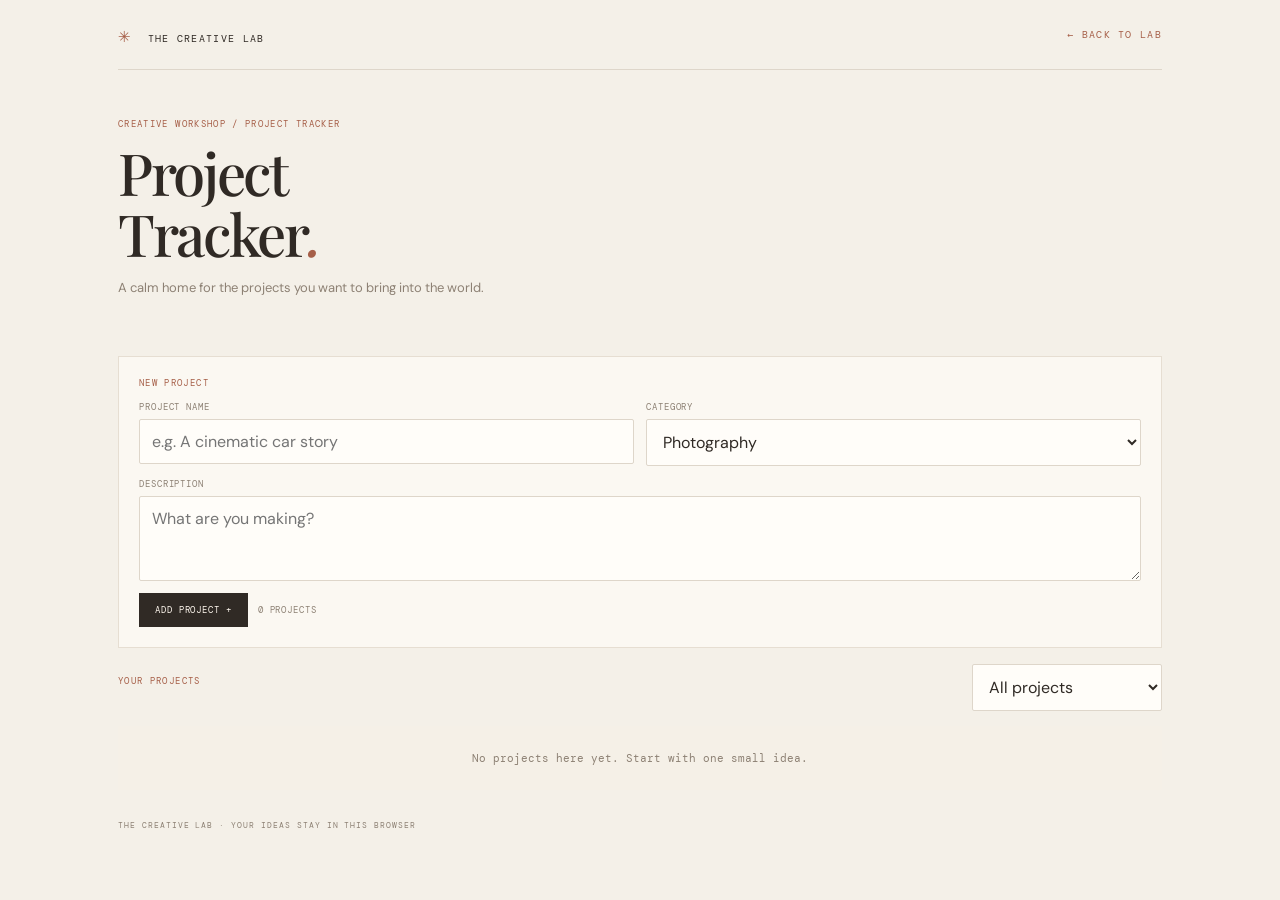
<file: creative-workshop/project-tracker.html>
<!doctype html>
<html lang="en"><head><meta charset="UTF-8"><meta name="viewport" content="width=device-width,initial-scale=1"><meta name="theme-color" content="#f4f0e8"><title>Project Tracker — The Creative Lab</title><link rel="preconnect" href="https://fonts.googleapis.com"><link href="https://fonts.googleapis.com/css2?family=DM+Mono:wght@400;500&family=DM+Sans:wght@400;500;600;700&family=Playfair+Display:wght@500;600;700&display=swap" rel="stylesheet"><style>
:root{--paper:#f4f0e8;--cream:#fbf8f2;--ink:#302a25;--muted:#8d8174;--line:#ded6ca;--rust:#a65f48;--sage:#87917b;--serif:'Playfair Display',Georgia,serif;--sans:'DM Sans',Arial,sans-serif;--mono:'DM Mono',monospace}*{box-sizing:border-box}body{margin:0;background:var(--paper);color:var(--ink);font-family:var(--sans)}button,input,textarea,select{font:inherit}button{cursor:pointer}.wrap{max-width:1100px;margin:auto;padding:0 28px}.top{height:70px;border-bottom:1px solid var(--line);display:flex;align-items:center;justify-content:space-between}.brand,.back{font:10px var(--mono);letter-spacing:.13em;color:var(--ink);text-decoration:none}.brand b{color:var(--rust);font-size:20px;margin-right:9px}.back{color:var(--rust)}header.hero{padding:48px 0 28px}.eyebrow{font:9px var(--mono);letter-spacing:.15em;color:var(--rust);margin:0 0 12px}h1{font:500 clamp(38px,6vw,58px)/1.05 var(--serif);letter-spacing:-.04em;margin:0 0 12px}h1 em{color:var(--rust)}.sub{color:var(--muted);font-size:13px;line-height:1.7;max-width:620px}.panel{background:var(--cream);border:1px solid #e6ded2;padding:20px;margin:16px 0}.row{display:flex;gap:10px;align-items:center;flex-wrap:wrap}.grid{display:grid;grid-template-columns:repeat(2,minmax(0,1fr));gap:12px}.field{display:flex;flex-direction:column;gap:6px;flex:1;min-width:150px}label,.small{font:9px var(--mono);letter-spacing:.1em;color:var(--muted)}input,textarea,select{width:100%;border:1px solid var(--line);background:#fffdf9;padding:11px 12px;color:var(--ink);outline:none;border-radius:2px}textarea{min-height:85px;resize:vertical}input:focus,textarea:focus,select:focus{border-color:var(--rust)}.btn{border:1px solid var(--ink);background:var(--ink);color:#fff8ef;padding:10px 15px;font:9px var(--mono);letter-spacing:.1em}.btn.light{background:transparent;color:var(--ink);border-color:var(--line)}.btn.rust{background:var(--rust);border-color:var(--rust)}.list{display:grid;gap:10px;margin-top:15px}.item{background:#fffdf9;border:1px solid var(--line);padding:15px}.item h3{font:500 21px var(--serif);margin:0 0 5px}.muted{font-size:12px;color:var(--muted);line-height:1.6}.tag{font:8px var(--mono);letter-spacing:.1em;padding:5px 7px;background:#eee7dc;color:#786b5d}.bar{height:5px;background:#e8e0d5;margin:12px 0}.bar span{display:block;height:100%;background:var(--sage)}.actions{display:flex;gap:7px;flex-wrap:wrap;margin-top:12px}.empty{padding:25px;text-align:center;color:var(--muted);font:11px var(--mono);background:#f5f0e7}.footer{padding:30px 0 40px;color:var(--muted);font:8px var(--mono);letter-spacing:.12em}@media(max-width:650px){.wrap{padding:0 17px}.grid{grid-template-columns:1fr}.panel{padding:15px}header.hero{padding:35px 0 20px}.top{height:60px}}
</style></head><body><div class="wrap"><nav class="top"><a class="brand" href="../"><b>✳</b> THE CREATIVE LAB</a><a class="back" href="../">← BACK TO LAB</a></nav><header class="hero"><p class="eyebrow">CREATIVE WORKSHOP / PROJECT TRACKER</p><h1>Project<br>Tracker<em>.</em></h1><p class="sub">A calm home for the projects you want to bring into the world.</p></header><section class="panel"><p class="eyebrow">NEW PROJECT</p><div class="grid"><div class="field"><label for="name">PROJECT NAME</label><input id="name" placeholder="e.g. A cinematic car story"></div><div class="field"><label for="category">CATEGORY</label><select id="category"><option>Photography</option><option>Video</option><option>Animation</option><option>Design</option><option>Language</option><option>Other</option></select></div></div><div class="field" style="margin-top:12px"><label for="description">DESCRIPTION</label><textarea id="description" placeholder="What are you making?"></textarea></div><div class="row" style="margin-top:12px"><button class="btn" id="add">ADD PROJECT +</button><span class="small" id="count">0 PROJECTS</span></div></section><section><div class="row" style="justify-content:space-between"><p class="eyebrow">YOUR PROJECTS</p><select id="filter" style="max-width:190px"><option value="all">All projects</option><option>Idea</option><option>In progress</option><option>On hold</option><option>Completed</option></select></div><div class="list" id="projects"></div></section><footer class="footer">THE CREATIVE LAB · YOUR IDEAS STAY IN THIS BROWSER</footer></div><script>const KEY='tcl_projects_v1';let projects=JSON.parse(localStorage.getItem(KEY)||'[]');const $=s=>document.querySelector(s);function save(){localStorage.setItem(KEY,JSON.stringify(projects));render()}function render(){let f=$('#filter').value;let data=projects.filter(p=>f==='all'||p.status===f);$('#count').textContent=projects.length+' PROJECTS';$('#projects').innerHTML=data.length?data.map(p=>'<article class="item"><div class="row" style="justify-content:space-between"><span class="tag">'+p.category+'</span><select data-status="'+p.id+'" style="max-width:145px;padding:7px"><option '+(p.status==='Idea'?'selected':'')+'>Idea</option><option '+(p.status==='In progress'?'selected':'')+'>In progress</option><option '+(p.status==='On hold'?'selected':'')+'>On hold</option><option '+(p.status==='Completed'?'selected':'')+'>Completed</option></select></div><h3>'+esc(p.name)+'</h3><p class="muted">'+esc(p.description||'No description yet.')+'</p><div class="row"><span class="small">'+p.tasks.filter(t=>t.done).length+'/'+p.tasks.length+' TASKS</span><span class="small">'+new Date(p.created).toLocaleDateString()+'</span></div><div class="bar"><span style="width:'+(p.tasks.length?100*p.tasks.filter(t=>t.done).length/p.tasks.length:0)+'%"></span></div><div class="row"><input data-task-input="'+p.id+'" placeholder="Add a task…" style="flex:1;min-width:130px"><button class="btn light" data-add-task="'+p.id+'">ADD TASK</button><button class="btn light" data-delete="'+p.id+'">DELETE</button></div>'+p.tasks.map((t,i)=>'<label style="display:flex;gap:8px;align-items:center;margin-top:9px;font:12px var(--sans);color:var(--ink)"><input type="checkbox" data-task="'+p.id+'" data-index="'+i+'" '+(t.done?'checked':'')+' style="width:auto">'+esc(t.text)+'</label>').join('')+'</article>').join(''):'<div class="empty">No projects here yet. Start with one small idea.</div>';document.querySelectorAll('[data-status]').forEach(e=>e.onchange=()=>{let p=projects.find(x=>x.id===e.dataset.status);p.status=e.value;save()});document.querySelectorAll('[data-delete]').forEach(e=>e.onclick=()=>{projects=projects.filter(p=>p.id!==e.dataset.delete);save()});document.querySelectorAll('[data-add-task]').forEach(e=>e.onclick=()=>{let input=document.querySelector('[data-task-input="'+e.dataset.addTask+'"]');if(input.value.trim()){projects.find(p=>p.id===e.dataset.addTask).tasks.push({text:input.value.trim(),done:false});save()}});document.querySelectorAll('[data-task]').forEach(e=>e.onchange=()=>{projects.find(p=>p.id===e.dataset.task).tasks[+e.dataset.index].done=e.checked;save()})}function esc(s){return String(s).replace(/[&<>"]/g,c=>({'&':'&amp;','<':'&lt;','>':'&gt;','"':'&quot;'}[c]))}$('#add').onclick=()=>{let name=$('#name').value.trim();if(!name)return;projects.unshift({id:crypto.randomUUID(),name,category:$('#category').value,description:$('#description').value.trim(),status:'Idea',created:Date.now(),tasks:[]});$('#name').value='';$('#description').value='';save()};$('#filter').onchange=render;render();</script></body></html>
</file>
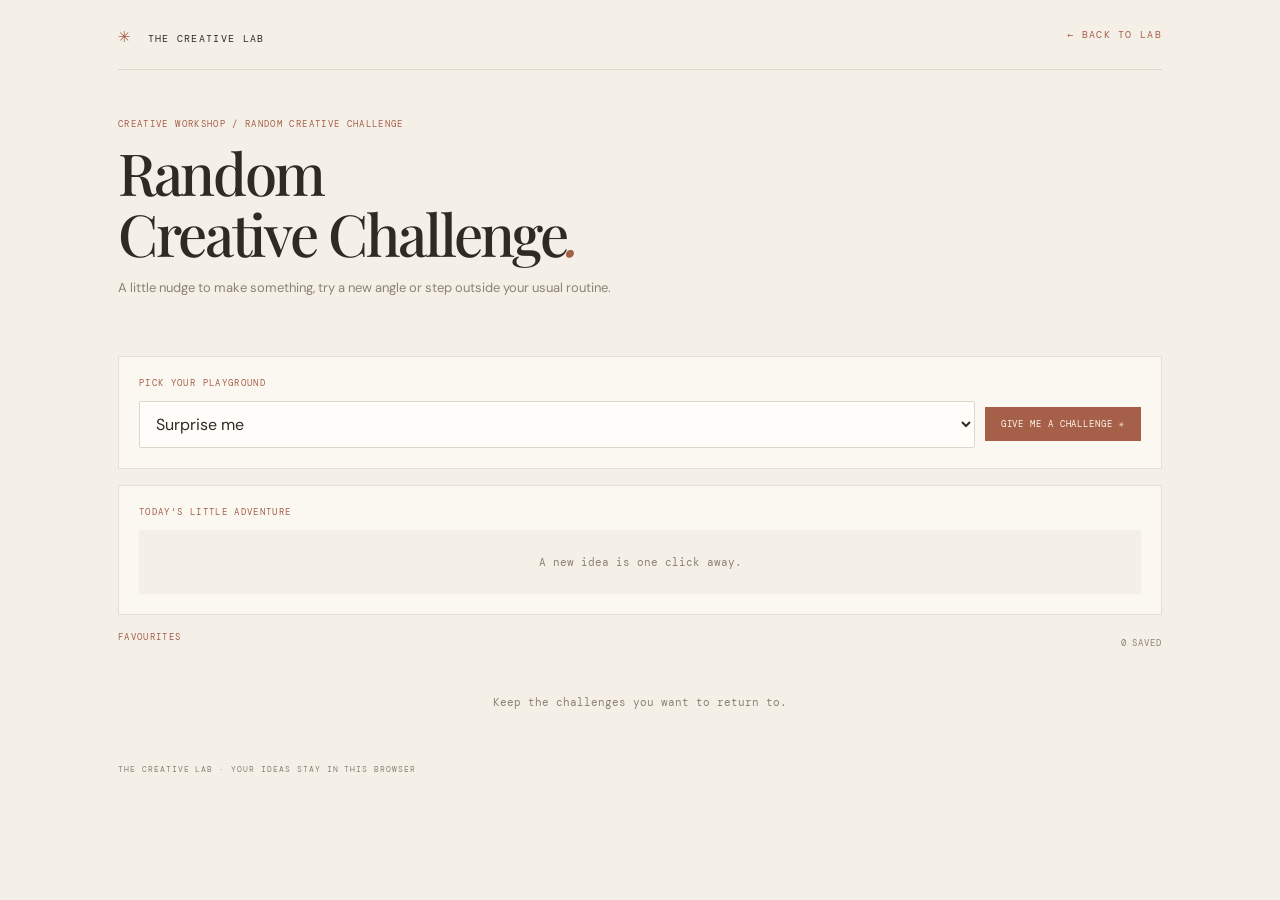
<file: creative-workshop/random-challenge.html>
<!doctype html>
<html lang="en"><head><meta charset="UTF-8"><meta name="viewport" content="width=device-width,initial-scale=1"><meta name="theme-color" content="#f4f0e8"><title>Random Creative Challenge — The Creative Lab</title><link rel="preconnect" href="https://fonts.googleapis.com"><link href="https://fonts.googleapis.com/css2?family=DM+Mono:wght@400;500&family=DM+Sans:wght@400;500;600;700&family=Playfair+Display:wght@500;600;700&display=swap" rel="stylesheet"><style>
:root{--paper:#f4f0e8;--cream:#fbf8f2;--ink:#302a25;--muted:#8d8174;--line:#ded6ca;--rust:#a65f48;--sage:#87917b;--serif:'Playfair Display',Georgia,serif;--sans:'DM Sans',Arial,sans-serif;--mono:'DM Mono',monospace}*{box-sizing:border-box}body{margin:0;background:var(--paper);color:var(--ink);font-family:var(--sans)}button,input,textarea,select{font:inherit}button{cursor:pointer}.wrap{max-width:1100px;margin:auto;padding:0 28px}.top{height:70px;border-bottom:1px solid var(--line);display:flex;align-items:center;justify-content:space-between}.brand,.back{font:10px var(--mono);letter-spacing:.13em;color:var(--ink);text-decoration:none}.brand b{color:var(--rust);font-size:20px;margin-right:9px}.back{color:var(--rust)}header.hero{padding:48px 0 28px}.eyebrow{font:9px var(--mono);letter-spacing:.15em;color:var(--rust);margin:0 0 12px}h1{font:500 clamp(38px,6vw,58px)/1.05 var(--serif);letter-spacing:-.04em;margin:0 0 12px}h1 em{color:var(--rust)}.sub{color:var(--muted);font-size:13px;line-height:1.7;max-width:620px}.panel{background:var(--cream);border:1px solid #e6ded2;padding:20px;margin:16px 0}.row{display:flex;gap:10px;align-items:center;flex-wrap:wrap}.grid{display:grid;grid-template-columns:repeat(2,minmax(0,1fr));gap:12px}.field{display:flex;flex-direction:column;gap:6px;flex:1;min-width:150px}label,.small{font:9px var(--mono);letter-spacing:.1em;color:var(--muted)}input,textarea,select{width:100%;border:1px solid var(--line);background:#fffdf9;padding:11px 12px;color:var(--ink);outline:none;border-radius:2px}textarea{min-height:85px;resize:vertical}input:focus,textarea:focus,select:focus{border-color:var(--rust)}.btn{border:1px solid var(--ink);background:var(--ink);color:#fff8ef;padding:10px 15px;font:9px var(--mono);letter-spacing:.1em}.btn.light{background:transparent;color:var(--ink);border-color:var(--line)}.btn.rust{background:var(--rust);border-color:var(--rust)}.list{display:grid;gap:10px;margin-top:15px}.item{background:#fffdf9;border:1px solid var(--line);padding:15px}.item h3{font:500 21px var(--serif);margin:0 0 5px}.muted{font-size:12px;color:var(--muted);line-height:1.6}.tag{font:8px var(--mono);letter-spacing:.1em;padding:5px 7px;background:#eee7dc;color:#786b5d}.bar{height:5px;background:#e8e0d5;margin:12px 0}.bar span{display:block;height:100%;background:var(--sage)}.actions{display:flex;gap:7px;flex-wrap:wrap;margin-top:12px}.empty{padding:25px;text-align:center;color:var(--muted);font:11px var(--mono);background:#f5f0e7}.footer{padding:30px 0 40px;color:var(--muted);font:8px var(--mono);letter-spacing:.12em}@media(max-width:650px){.wrap{padding:0 17px}.grid{grid-template-columns:1fr}.panel{padding:15px}header.hero{padding:35px 0 20px}.top{height:60px}}
</style></head><body><div class="wrap"><nav class="top"><a class="brand" href="../"><b>✳</b> THE CREATIVE LAB</a><a class="back" href="../">← BACK TO LAB</a></nav><header class="hero"><p class="eyebrow">CREATIVE WORKSHOP / RANDOM CREATIVE CHALLENGE</p><h1>Random<br>Creative Challenge<em>.</em></h1><p class="sub">A little nudge to make something, try a new angle or step outside your usual routine.</p></header><section class="panel"><p class="eyebrow">PICK YOUR PLAYGROUND</p><div class="row"><select id="category" style="flex:1"><option>Surprise me</option><option>Photography</option><option>Video</option><option>Illustration</option><option>Design</option><option>Writing</option><option>Languages</option><option>Experimental</option></select><button class="btn rust" id="draw">GIVE ME A CHALLENGE ✳</button></div></section><section class="panel" id="challenge" aria-live="polite"><p class="eyebrow">TODAY'S LITTLE ADVENTURE</p><div class="empty">A new idea is one click away.</div></section><section><div class="row" style="justify-content:space-between"><p class="eyebrow">FAVOURITES</p><span class="small" id="favCount">0 SAVED</span></div><div class="list" id="favourites"></div></section><footer class="footer">THE CREATIVE LAB · YOUR IDEAS STAY IN THIS BROWSER</footer></div><script>const KEY='tcl_challenges_v1';let fav=JSON.parse(localStorage.getItem(KEY)||'[]'),current=null;const $=s=>document.querySelector(s);const challenges=[['Photography','Photograph one ordinary object as if it were a luxury campaign. Use only window light.'],['Photography','Create a 5-frame visual story using reflections.'],['Photography','Shoot the same subject from three unexpected heights.'],['Video','Make a 10-second film with only three shots and one camera movement.'],['Video','Create a scene that feels like a summer evening in 2015.'],['Video','Tell a story without showing a face.'],['Illustration','Build a tiny world using only three colours and five shapes.'],['Illustration','Draw an object as if it had a secret life after midnight.'],['Design','Design a poster for an imaginary perfume inspired by warm rose and incense.'],['Design','Create a visual identity using one typeface and one geometric shape.'],['Writing','Describe a place using only sounds, textures and light.'],['Writing','Write a dialogue where neither character says what they mean.'],['Languages','Translate one everyday phrase into three languages, preserving its mood.'],['Languages','Write five sentences about your day without using the verb “to be”.'],['Experimental','Invent a tool that solves a problem nobody has noticed yet.'],['Experimental','Turn a memory into a palette of five colours.']];function esc(s){return String(s).replace(/[&<>"]/g,c=>({'&':'&amp;','<':'&lt;','>':'&gt;','"':'&quot;'}[c]))}function draw(){let c=$('#category').value;let pool=challenges.filter(x=>c==='Surprise me'||x[0]===c);current=pool[Math.floor(Math.random()*pool.length)];$('#challenge').innerHTML='<p class="eyebrow">'+current[0].toUpperCase()+' CHALLENGE</p><h2 style="font:500 clamp(25px,4vw,38px)/1.25 var(--serif);max-width:700px">'+esc(current[1])+'</h2><div class="actions"><button class="btn" id="again">ANOTHER CHALLENGE ↗</button><button class="btn light" id="favourite">☆ SAVE TO FAVOURITES</button></div>';$('#again').onclick=draw;$('#favourite').onclick=()=>{if(!fav.some(x=>x[1]===current[1])){fav.unshift(current);localStorage.setItem(KEY,JSON.stringify(fav));renderFav()}}}function renderFav(){$('#favCount').textContent=fav.length+' SAVED';$('#favourites').innerHTML=fav.length?fav.map((x,i)=>'<article class="item"><span class="tag">'+x[0]+'</span><p>'+esc(x[1])+'</p><button class="btn light" data-del="'+i+'">REMOVE</button></article>').join(''):'<div class="empty">Keep the challenges you want to return to.</div>';document.querySelectorAll('[data-del]').forEach(b=>b.onclick=()=>{fav.splice(+b.dataset.del,1);localStorage.setItem(KEY,JSON.stringify(fav));renderFav()})}$('#draw').onclick=draw;renderFav();</script></body></html>
</file>
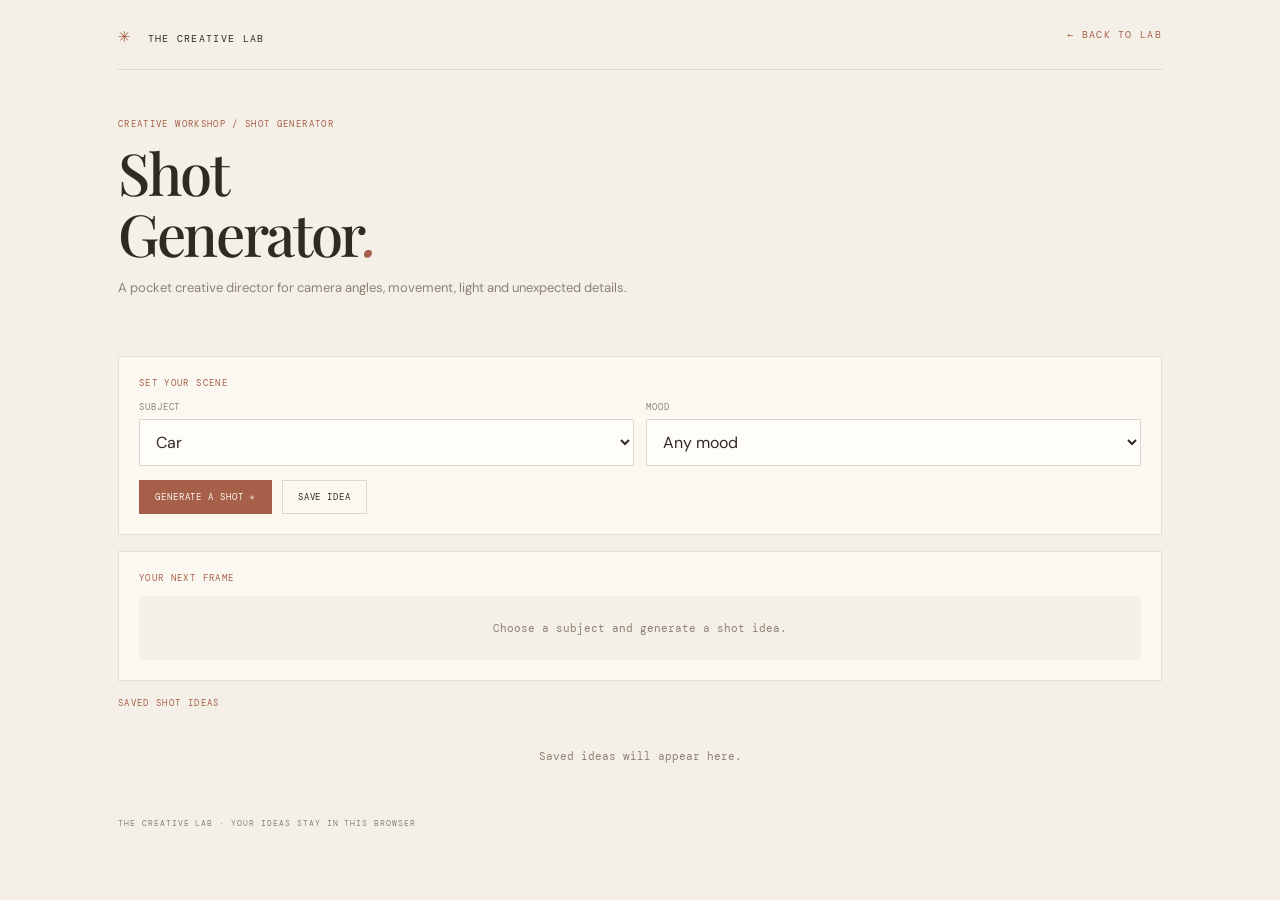
<file: creative-workshop/shot-generator.html>
<!doctype html>
<html lang="en"><head><meta charset="UTF-8"><meta name="viewport" content="width=device-width,initial-scale=1"><meta name="theme-color" content="#f4f0e8"><title>Shot Generator — The Creative Lab</title><link rel="preconnect" href="https://fonts.googleapis.com"><link href="https://fonts.googleapis.com/css2?family=DM+Mono:wght@400;500&family=DM+Sans:wght@400;500;600;700&family=Playfair+Display:wght@500;600;700&display=swap" rel="stylesheet"><style>
:root{--paper:#f4f0e8;--cream:#fbf8f2;--ink:#302a25;--muted:#8d8174;--line:#ded6ca;--rust:#a65f48;--sage:#87917b;--serif:'Playfair Display',Georgia,serif;--sans:'DM Sans',Arial,sans-serif;--mono:'DM Mono',monospace}*{box-sizing:border-box}body{margin:0;background:var(--paper);color:var(--ink);font-family:var(--sans)}button,input,textarea,select{font:inherit}button{cursor:pointer}.wrap{max-width:1100px;margin:auto;padding:0 28px}.top{height:70px;border-bottom:1px solid var(--line);display:flex;align-items:center;justify-content:space-between}.brand,.back{font:10px var(--mono);letter-spacing:.13em;color:var(--ink);text-decoration:none}.brand b{color:var(--rust);font-size:20px;margin-right:9px}.back{color:var(--rust)}header.hero{padding:48px 0 28px}.eyebrow{font:9px var(--mono);letter-spacing:.15em;color:var(--rust);margin:0 0 12px}h1{font:500 clamp(38px,6vw,58px)/1.05 var(--serif);letter-spacing:-.04em;margin:0 0 12px}h1 em{color:var(--rust)}.sub{color:var(--muted);font-size:13px;line-height:1.7;max-width:620px}.panel{background:var(--cream);border:1px solid #e6ded2;padding:20px;margin:16px 0}.row{display:flex;gap:10px;align-items:center;flex-wrap:wrap}.grid{display:grid;grid-template-columns:repeat(2,minmax(0,1fr));gap:12px}.field{display:flex;flex-direction:column;gap:6px;flex:1;min-width:150px}label,.small{font:9px var(--mono);letter-spacing:.1em;color:var(--muted)}input,textarea,select{width:100%;border:1px solid var(--line);background:#fffdf9;padding:11px 12px;color:var(--ink);outline:none;border-radius:2px}textarea{min-height:85px;resize:vertical}input:focus,textarea:focus,select:focus{border-color:var(--rust)}.btn{border:1px solid var(--ink);background:var(--ink);color:#fff8ef;padding:10px 15px;font:9px var(--mono);letter-spacing:.1em}.btn.light{background:transparent;color:var(--ink);border-color:var(--line)}.btn.rust{background:var(--rust);border-color:var(--rust)}.list{display:grid;gap:10px;margin-top:15px}.item{background:#fffdf9;border:1px solid var(--line);padding:15px}.item h3{font:500 21px var(--serif);margin:0 0 5px}.muted{font-size:12px;color:var(--muted);line-height:1.6}.tag{font:8px var(--mono);letter-spacing:.1em;padding:5px 7px;background:#eee7dc;color:#786b5d}.bar{height:5px;background:#e8e0d5;margin:12px 0}.bar span{display:block;height:100%;background:var(--sage)}.actions{display:flex;gap:7px;flex-wrap:wrap;margin-top:12px}.empty{padding:25px;text-align:center;color:var(--muted);font:11px var(--mono);background:#f5f0e7}.footer{padding:30px 0 40px;color:var(--muted);font:8px var(--mono);letter-spacing:.12em}@media(max-width:650px){.wrap{padding:0 17px}.grid{grid-template-columns:1fr}.panel{padding:15px}header.hero{padding:35px 0 20px}.top{height:60px}}
</style></head><body><div class="wrap"><nav class="top"><a class="brand" href="../"><b>✳</b> THE CREATIVE LAB</a><a class="back" href="../">← BACK TO LAB</a></nav><header class="hero"><p class="eyebrow">CREATIVE WORKSHOP / SHOT GENERATOR</p><h1>Shot<br>Generator<em>.</em></h1><p class="sub">A pocket creative director for camera angles, movement, light and unexpected details.</p></header><section class="panel"><p class="eyebrow">SET YOUR SCENE</p><div class="grid"><div class="field"><label>SUBJECT</label><select id="subject"><option>Car</option><option>Portrait</option><option>Product</option><option>Architecture</option><option>Interior</option><option>Nature</option><option>Any subject</option></select></div><div class="field"><label>MOOD</label><select id="mood"><option>Any mood</option><option>Cinematic</option><option>Luxury editorial</option><option>Raw documentary</option><option>Dreamlike</option><option>Vintage 2010s</option><option>Minimal</option></select></div></div><div class="row" style="margin-top:14px"><button class="btn rust" id="generate">GENERATE A SHOT ✳</button><button class="btn light" id="save">SAVE IDEA</button></div></section><section class="panel" id="result" aria-live="polite"><p class="eyebrow">YOUR NEXT FRAME</p><div class="empty">Choose a subject and generate a shot idea.</div></section><section><p class="eyebrow">SAVED SHOT IDEAS</p><div class="list" id="saved"></div></section><footer class="footer">THE CREATIVE LAB · YOUR IDEAS STAY IN THIS BROWSER</footer></div><script>const KEY='tcl_shots_v1';let saved=JSON.parse(localStorage.getItem(KEY)||'[]'),current=null;const $=s=>document.querySelector(s);const data={angle:['Ground-level perspective','Reflected in a shop window','Top-down composition','Tight detail crop','Through a foreground object','Silhouette against the light','Three-quarter profile','Centered symmetrical frame'],movement:['Slow push-in','Lateral tracking movement','Gentle orbit around the subject','Static frame with movement in the scene','Handheld follow','Slow tilt from detail to whole'],light:['Hard afternoon sunlight','Soft overcast daylight','Warm practical lights at dusk','Single dramatic side light','Neon reflections after rain','Backlit golden haze','Flash photography with deep shadows'],detail:['Leave generous negative space','Use a foreground frame','Let motion blur tell the story','Include an unexpected reflection','Emphasize texture and material','Keep the background layered'],story:['A quiet moment before something happens','The subject enters the frame unexpectedly','A small detail reveals the bigger story','Make an ordinary scene feel monumental','Capture the pause between two actions']};function pick(a){return a[Math.floor(Math.random()*a.length)]}function renderSaved(){$('#saved').innerHTML=saved.length?saved.map((s,i)=>'<article class="item"><h3>'+s.subject+' · '+s.mood+'</h3><p class="muted">'+[s.angle,s.movement,s.light,s.detail,s.story].join(' · ')+'</p><button class="btn light" data-remove="'+i+'">REMOVE</button></article>').join(''):'<div class="empty">Saved ideas will appear here.</div>';document.querySelectorAll('[data-remove]').forEach(b=>b.onclick=()=>{saved.splice(+b.dataset.remove,1);localStorage.setItem(KEY,JSON.stringify(saved));renderSaved()})}function generate(){current={subject:$('#subject').value,mood:$('#mood').value,angle:pick(data.angle),movement:pick(data.movement),light:pick(data.light),detail:pick(data.detail),story:pick(data.story)};$('#result').innerHTML='<p class="eyebrow">YOUR NEXT FRAME</p><h2 style="font:500 30px var(--serif);margin:0 0 16px">'+current.subject+' / '+current.mood+'</h2>'+[['CAMERA & COMPOSITION',current.angle],['MOVEMENT',current.movement],['LIGHT',current.light],['CREATIVE DETAIL',current.detail],['MICRO-STORY',current.story]].map(x=>'<div style="padding:11px 0;border-top:1px solid var(--line)"><span class="small">'+x[0]+'</span><p style="margin:5px 0 0">'+x[1]+'</p></div>').join('')}$('#generate').onclick=generate;$('#save').onclick=()=>{if(!current)return;saved.unshift(current);localStorage.setItem(KEY,JSON.stringify(saved));renderSaved()};renderSaved();</script></body></html>
</file>
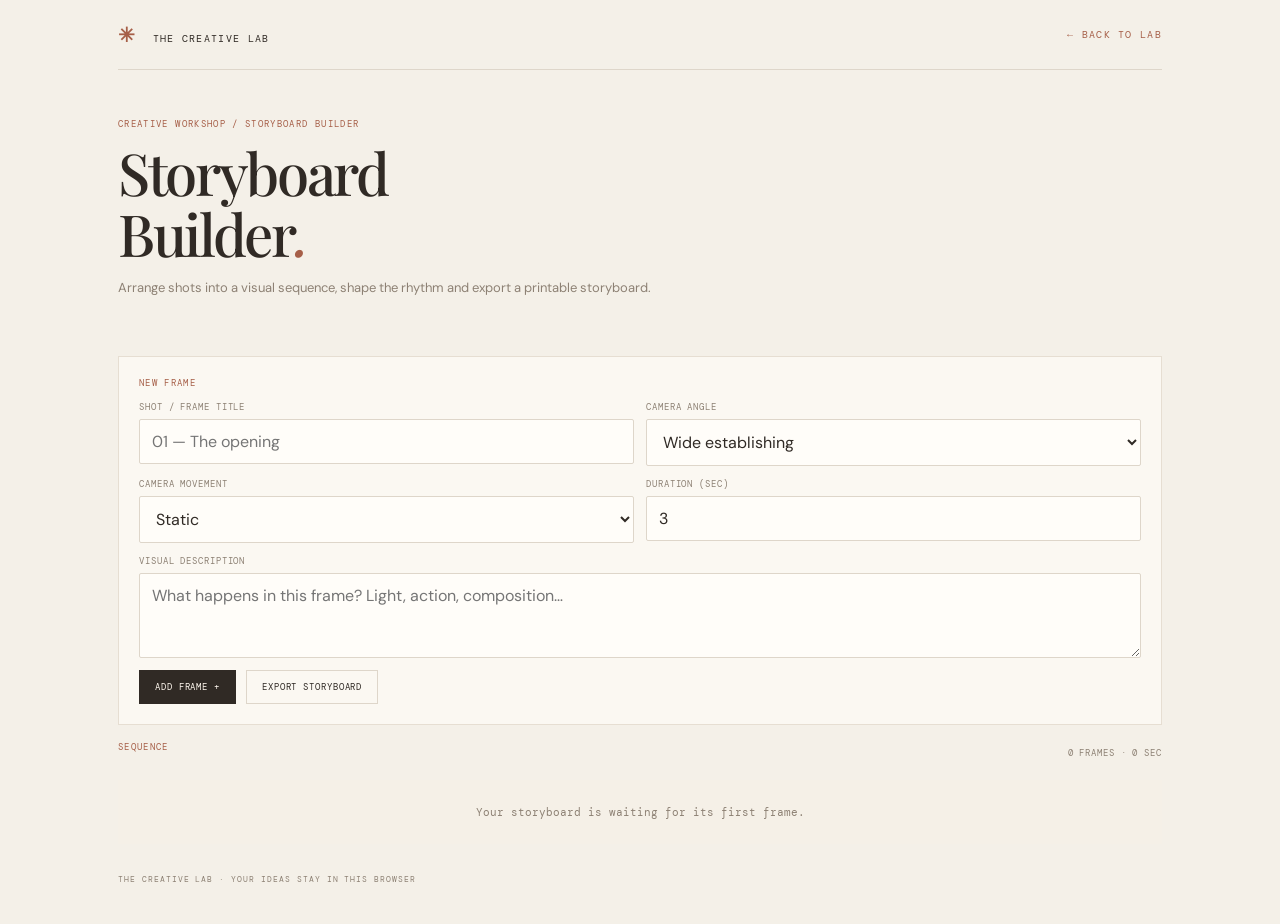
<file: creative-workshop/storyboard-builder.html>
<!doctype html>
<html lang="en"><head><meta charset="UTF-8"><meta name="viewport" content="width=device-width,initial-scale=1"><meta name="theme-color" content="#f4f0e8"><title>Storyboard Builder — The Creative Lab</title><link rel="preconnect" href="https://fonts.googleapis.com"><link href="https://fonts.googleapis.com/css2?family=DM+Mono:wght@400;500&family=DM+Sans:wght@400;500;600;700&family=Playfair+Display:wght@500;600;700&display=swap" rel="stylesheet"><style>
:root{--paper:#f4f0e8;--cream:#fbf8f2;--ink:#302a25;--muted:#8d8174;--line:#ded6ca;--rust:#a65f48;--sage:#87917b;--serif:'Playfair Display',Georgia,serif;--sans:'DM Sans',Arial,sans-serif;--mono:'DM Mono',monospace}*{box-sizing:border-box}body{margin:0;background:var(--paper);color:var(--ink);font-family:var(--sans)}button,input,textarea,select{font:inherit}button{cursor:pointer}.wrap{max-width:1100px;margin:auto;padding:0 28px}.top{height:70px;border-bottom:1px solid var(--line);display:flex;align-items:center;justify-content:space-between}.brand,.back{font:10px var(--mono);letter-spacing:.13em;color:var(--ink);text-decoration:none}.brand b{color:var(--rust);font-size:20px;margin-right:9px}.back{color:var(--rust)}header.hero{padding:48px 0 28px}.eyebrow{font:9px var(--mono);letter-spacing:.15em;color:var(--rust);margin:0 0 12px}h1{font:500 clamp(38px,6vw,58px)/1.05 var(--serif);letter-spacing:-.04em;margin:0 0 12px}h1 em{color:var(--rust)}.sub{color:var(--muted);font-size:13px;line-height:1.7;max-width:620px}.panel{background:var(--cream);border:1px solid #e6ded2;padding:20px;margin:16px 0}.row{display:flex;gap:10px;align-items:center;flex-wrap:wrap}.grid{display:grid;grid-template-columns:repeat(2,minmax(0,1fr));gap:12px}.field{display:flex;flex-direction:column;gap:6px;flex:1;min-width:150px}label,.small{font:9px var(--mono);letter-spacing:.1em;color:var(--muted)}input,textarea,select{width:100%;border:1px solid var(--line);background:#fffdf9;padding:11px 12px;color:var(--ink);outline:none;border-radius:2px}textarea{min-height:85px;resize:vertical}input:focus,textarea:focus,select:focus{border-color:var(--rust)}.btn{border:1px solid var(--ink);background:var(--ink);color:#fff8ef;padding:10px 15px;font:9px var(--mono);letter-spacing:.1em}.btn.light{background:transparent;color:var(--ink);border-color:var(--line)}.btn.rust{background:var(--rust);border-color:var(--rust)}.list{display:grid;gap:10px;margin-top:15px}.item{background:#fffdf9;border:1px solid var(--line);padding:15px}.item h3{font:500 21px var(--serif);margin:0 0 5px}.muted{font-size:12px;color:var(--muted);line-height:1.6}.tag{font:8px var(--mono);letter-spacing:.1em;padding:5px 7px;background:#eee7dc;color:#786b5d}.bar{height:5px;background:#e8e0d5;margin:12px 0}.bar span{display:block;height:100%;background:var(--sage)}.actions{display:flex;gap:7px;flex-wrap:wrap;margin-top:12px}.empty{padding:25px;text-align:center;color:var(--muted);font:11px var(--mono);background:#f5f0e7}.footer{padding:30px 0 40px;color:var(--muted);font:8px var(--mono);letter-spacing:.12em}@media(max-width:650px){.wrap{padding:0 17px}.grid{grid-template-columns:1fr}.panel{padding:15px}header.hero{padding:35px 0 20px}.top{height:60px}}
</style></head><body><div class="wrap"><nav class="top"><a class="brand" href="../"><b>✳</b> THE CREATIVE LAB</a><a class="back" href="../">← BACK TO LAB</a></nav><header class="hero"><p class="eyebrow">CREATIVE WORKSHOP / STORYBOARD BUILDER</p><h1>Storyboard<br>Builder<em>.</em></h1><p class="sub">Arrange shots into a visual sequence, shape the rhythm and export a printable storyboard.</p></header><section class="panel"><p class="eyebrow">NEW FRAME</p><div class="grid"><div class="field"><label>SHOT / FRAME TITLE</label><input id="title" placeholder="01 — The opening"></div><div class="field"><label>CAMERA ANGLE</label><select id="angle"><option>Wide establishing</option><option>Medium shot</option><option>Close-up</option><option>Extreme close-up</option><option>Low angle</option><option>High angle</option><option>POV</option><option>Over the shoulder</option></select></div><div class="field"><label>CAMERA MOVEMENT</label><select id="move"><option>Static</option><option>Pan</option><option>Tilt</option><option>Dolly in</option><option>Dolly out</option><option>Tracking</option><option>Orbit</option><option>Handheld</option></select></div><div class="field"><label>DURATION (SEC)</label><input id="duration" type="number" min="1" max="120" value="3"></div></div><div class="field" style="margin-top:12px"><label>VISUAL DESCRIPTION</label><textarea id="desc" placeholder="What happens in this frame? Light, action, composition…"></textarea></div><div class="row" style="margin-top:12px"><button class="btn" id="add">ADD FRAME +</button><button class="btn light" id="export">EXPORT STORYBOARD</button></div></section><section><div class="row" style="justify-content:space-between"><p class="eyebrow">SEQUENCE</p><span class="small" id="summary">0 FRAMES · 0 SEC</span></div><div class="list" id="frames"></div></section><footer class="footer">THE CREATIVE LAB · YOUR IDEAS STAY IN THIS BROWSER</footer></div><script>const KEY='tcl_storyboard_v1';let frames=JSON.parse(localStorage.getItem(KEY)||'[]');const $=s=>document.querySelector(s);function save(){localStorage.setItem(KEY,JSON.stringify(frames));render()}function esc(s){return String(s).replace(/[&<>"]/g,c=>({'&':'&amp;','<':'&lt;','>':'&gt;','"':'&quot;'}[c]))}function render(){$('#summary').textContent=frames.length+' FRAMES · '+frames.reduce((a,f)=>a+f.duration,0)+' SEC';$('#frames').innerHTML=frames.length?frames.map((f,i)=>'<article class="item" draggable="true" data-frame="'+i+'"><div class="row" style="justify-content:space-between"><span class="tag">FRAME '+String(i+1).padStart(2,'0')+'</span><span class="small">'+f.duration+' SEC</span></div><h3>'+esc(f.title)+'</h3><p class="muted">'+esc(f.desc||'No visual notes.')+'</p><div class="row"><span class="tag">'+esc(f.angle)+'</span><span class="tag">'+esc(f.move)+'</span></div><div class="actions"><button class="btn light" data-up="'+i+'" '+(i===0?'disabled':'')+'>↑</button><button class="btn light" data-down="'+i+'" '+(i===frames.length-1?'disabled':'')+'>↓</button><button class="btn light" data-del="'+i+'">REMOVE</button></div></article>').join(''):'<div class="empty">Your storyboard is waiting for its first frame.</div>';document.querySelectorAll('[data-up]').forEach(b=>b.onclick=()=>swap(+b.dataset.up,-1));document.querySelectorAll('[data-down]').forEach(b=>b.onclick=()=>swap(+b.dataset.down,1));document.querySelectorAll('[data-del]').forEach(b=>b.onclick=()=>{frames.splice(+b.dataset.del,1);save()});let drag=null;document.querySelectorAll('[data-frame]').forEach(el=>{el.ondragstart=()=>drag=+el.dataset.frame;el.ondragover=e=>e.preventDefault();el.ondrop=e=>{e.preventDefault();let to=+el.dataset.frame;let item=frames.splice(drag,1)[0];frames.splice(to,0,item);save()}})}function swap(i,d){let j=i+d;[frames[i],frames[j]]=[frames[j],frames[i]];save()}$('#add').onclick=()=>{let title=$('#title').value.trim();if(!title)return;frames.push({title,angle:$('#angle').value,move:$('#move').value,duration:Math.max(1,Number($('#duration').value)||3),desc:$('#desc').value.trim()});$('#title').value='';$('#desc').value='';save()};$('#export').onclick=()=>{let w=window.open('','_blank');if(!w)return;w.document.write('<html><head><title>Storyboard</title><style>body{font:14px Arial;padding:30px;color:#302a25}h1{font:32px Georgia}article{border:1px solid #ddd;padding:16px;margin:12px 0;break-inside:avoid}small{color:#777}</style></head><body><h1>Creative Lab — Storyboard</h1>'+frames.map((f,i)=>'<article><small>FRAME '+(i+1)+' · '+f.duration+' SEC</small><h2>'+esc(f.title)+'</h2><p>'+esc(f.desc)+'</p><p>'+esc(f.angle)+' / '+esc(f.move)+'</p></article>').join('')+'</body></html>');w.document.close();w.print()};render();</script></body></html>
</file>
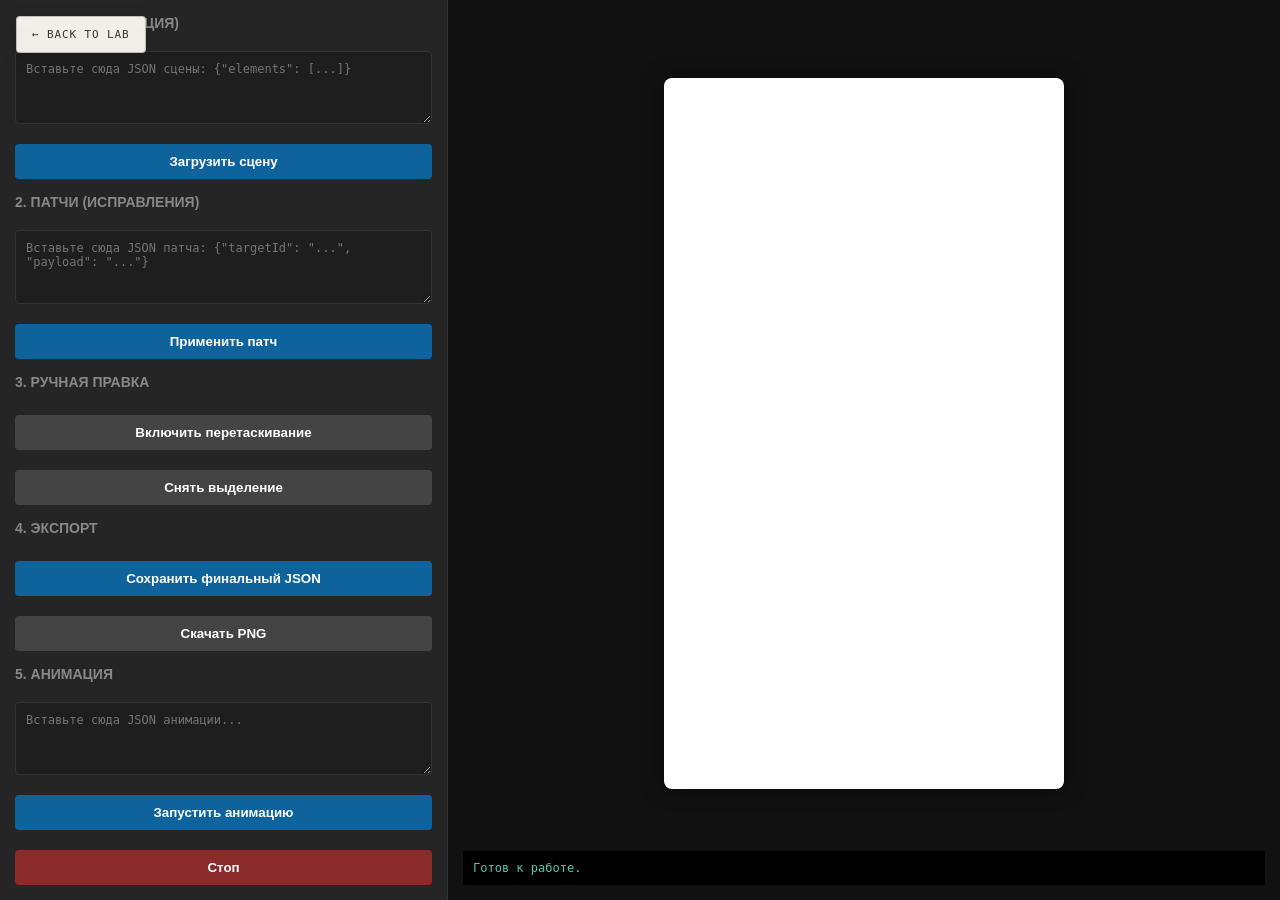
<file: From code to pic/deepseek_html_20261104_9c5aa5.html>
<!DOCTYPE html>
<html lang="ru">
<head>
    <meta charset="UTF-8">
    <meta name="viewport" content="width=device-width, initial-scale=1.0">
    <title>Vector Studio</title>
    <style>
        body { margin: 0; font-family: 'Segoe UI', sans-serif; background: #1e1e1e; color: #ddd; display: flex; height: 100vh; overflow: hidden; }
        .panel { display: flex; flex-direction: column; padding: 15px; box-sizing: border-box; }
        .left { width: 35%; background: #252526; border-right: 1px solid #333; gap: 15px; overflow-y: auto; }
        .right { width: 65%; background: #111; display: flex; flex-direction: column; }
        h2 { font-size: 14px; text-transform: uppercase; color: #888; margin: 0 0 5px 0; }
        textarea { width: 100%; height: 150px; background: #1e1e1e; color: #9cdcfe; border: 1px solid #333; padding: 10px; font-family: monospace; font-size: 12px; resize: vertical; box-sizing: border-box; border-radius: 4px; }
        textarea:focus { outline: none; border-color: #007acc; }
        button { background: #0e639c; color: white; border: none; padding: 10px; border-radius: 4px; cursor: pointer; font-weight: bold; transition: 0.2s; margin-top: 5px; }
        button:hover { background: #1177bb; }
        button.secondary { background: #444; }
        button.secondary:hover { background: #555; }
        button.danger { background: #8b2a2a; }
        #stage-wrapper { flex: 1; display: flex; align-items: center; justify-content: center; padding: 20px; }
        #stage { background: #fff; box-shadow: 0 0 20px rgba(0,0,0,0.5); width: 100%; max-width: 400px; height: 100%; max-height: 711px; position: relative; overflow: hidden; border-radius: 8px; }
        #stage svg { width: 100%; height: 100%; display: block; }
        .toolbar { display: flex; gap: 10px; padding: 10px; background: #1e1e1e; border-top: 1px solid #333; }
        .toolbar button { flex: 1; margin: 0; }
        .status-bar { padding: 10px; background: #000; font-family: monospace; font-size: 12px; color: #4ec9b0; }
    </style>
</head>
<body>
<a class="lab-back-link" href="../" aria-label="Back to The Creative Lab" style="position:fixed;top:16px;left:16px;z-index:99999;display:inline-flex;align-items:center;gap:8px;padding:11px 15px;border:1px solid rgba(120,110,95,.4);border-radius:4px;background:rgba(250,247,240,.96);color:#39352f;text-decoration:none;font:11px monospace;letter-spacing:.08em;box-shadow:0 4px 18px #0002;backdrop-filter:blur(8px)">← BACK TO LAB</a>

    <!-- Левая панель: Управление -->
    <div class="panel left">
        <h2>1. Сцена (Генерация)</h2>
        <textarea id="scene-input" placeholder='Вставьте сюда JSON сцены: {"elements": [...]}'></textarea>
        <button onclick="loadScene()">Загрузить сцену</button>

        <h2>2. Патчи (Исправления)</h2>
        <textarea id="patch-input" placeholder='Вставьте сюда JSON патча: {"targetId": "...", "payload": "..."}'></textarea>
        <button onclick="applyPatch()">Применить патч</button>

        <h2>3. Ручная правка</h2>
        <button class="secondary" onclick="toggleDragMode()">Включить перетаскивание</button>
        <button class="secondary" onclick="resetSelection()">Снять выделение</button>

        <h2>4. Экспорт</h2>
        <button onclick="exportScene()">Сохранить финальный JSON</button>
        <button class="secondary" onclick="downloadPNG()">Скачать PNG</button>

        <h2>5. Анимация</h2>
        <textarea id="anim-input" placeholder='Вставьте сюда JSON анимации...'></textarea>
        <button onclick="loadAnimation()">Запустить анимацию</button>
        <button class="danger" onclick="stopAnimation()">Стоп</button>
    </div>

    <!-- Правая панель: Холст -->
    <div class="panel right">
        <div id="stage-wrapper">
            <div id="stage">
                <!-- Сюда рендерится SVG -->
            </div>
        </div>
        <div class="status-bar" id="status">Готов к работе.</div>
    </div>

    <script>
        let currentScene = { elements: [] };
        let currentAnimation = null;
        let isDragging = false;
        let selectedElement = null;

        const stage = document.getElementById('stage');
        const status = document.getElementById('status');

        function updateStatus(msg) { status.textContent = msg; }

        // --- 1. Загрузка сцены ---
        function loadScene() {
            try {
                const data = JSON.parse(document.getElementById('scene-input').value);
                if (!data.elements) throw new Error("Нет поля elements");
                currentScene = data;
                renderScene();
                updateStatus(`Сцена загружена. Элементов: ${currentScene.elements.length}`);
            } catch (e) {
                alert("Ошибка сцены: " + e.message);
            }
        }

        function renderScene() {
            stage.innerHTML = '';
            const svg = document.createElementNS("http://www.w3.org/2000/svg", "svg");
            svg.setAttribute("viewBox", "0 0 400 711");
            svg.setAttribute("xmlns", "http://www.w3.org/2000/svg");
            
            currentScene.elements.forEach(el => {
                if (el.type === 'svg' && el.content) {
                    // Создаем временный контейнер
                    const tempGroup = document.createElementNS("http://www.w3.org/2000/svg", "g");
                    // Вставляем сырой SVG-код как HTML (это самый надежный способ для строк)
                    tempGroup.innerHTML = el.content;
                    
                    // Переносим все дочерние узлы из tempGroup в наш main svg
                    while (tempGroup.firstChild) {
                        const child = tempGroup.firstChild;
                        if (child.nodeType === 1) { // Если это элемент
                            if (el.id) child.id = el.id; // Присваиваем ID
                            if (el.transform) child.setAttribute('transform', el.transform);
                        }
                        svg.appendChild(child);
                    }
                } else if (el.tag) {
                    const node = document.createElementNS("http://www.w3.org/2000/svg", el.tag);
                    Object.keys(el.attrs || {}).forEach(key => {
                        node.setAttribute(key, el.attrs[key]);
                    });
                    if (el.id) node.id = el.id;
                    if (el.text) node.textContent = el.text;
                    if (el.transform) node.setAttribute('transform', el.transform);
                    svg.appendChild(node);
                }
            });
            stage.appendChild(svg);
        }

        // --- 2. Патчи ---
        function applyPatch() {
            try {
                const patch = JSON.parse(document.getElementById('patch-input').value);
                if (!patch.targetId) throw new Error("Нет targetId");
                
                const svg = stage.querySelector('svg');
                const target = svg.getElementById(patch.targetId);
                if (!target) throw new Error("Элемент с ID " + patch.targetId + " не найден");

                if (patch.action === 'replace') {
                    // Замена всего элемента
                    const parser = new DOMParser();
                    const doc = parser.parseFromString(patch.payload, "image/svg+xml");
                    const newEl = doc.documentElement;
                    newEl.id = patch.targetId;
                    target.replaceWith(newEl);
                } else if (patch.action === 'update') {
                    // Обновление атрибутов
                    Object.keys(patch.payload).forEach(key => {
                        target.setAttribute(key, patch.payload[key]);
                    });
                }
                
                // Синхронизируем currentScene
                const elIndex = currentScene.elements.findIndex(e => e.id === patch.targetId);
                if (elIndex !== -1) {
                    if (patch.action === 'replace') {
                        currentScene.elements[elIndex].content = patch.payload;
                    }
                }
                
                updateStatus(`Патч применен к ${patch.targetId}`);
            } catch (e) {
                alert("Ошибка патча: " + e.message);
            }
        }

        // --- 3. Ручное перетаскивание (базовое) ---
        function toggleDragMode() {
            isDragging = !isDragging;
            const svg = stage.querySelector('svg');
            if (!svg) return;
            
            if (isDragging) {
                svg.style.cursor = 'crosshair';
                svg.querySelectorAll('*').forEach(el => {
                    el.addEventListener('mousedown', startDrag);
                });
                updateStatus("Режим перетаскивания ВКЛ. Кликните по элементу и тяните.");
            } else {
                svg.style.cursor = 'default';
                svg.querySelectorAll('*').forEach(el => {
                    el.removeEventListener('mousedown', startDrag);
                });
                updateStatus("Режим перетаскивания ВЫКЛ.");
            }
        }

        let dragStartX, dragStartY, initialTransform;

        function startDrag(e) {
            if (!isDragging) return;
            e.stopPropagation();
            selectedElement = e.target;
            selectedElement.style.cursor = 'grabbing';
            
            const svg = stage.querySelector('svg');
            const rect = svg.getBoundingClientRect();
            const scaleX = 400 / rect.width;
            const scaleY = 711 / rect.height;
            
            dragStartX = (e.clientX - rect.left) * scaleX;
            dragStartY = (e.clientY - rect.top) * scaleY;
            initialTransform = selectedElement.getAttribute('transform') || '';
            
            window.addEventListener('mousemove', doDrag);
            window.addEventListener('mouseup', stopDrag);
        }

        function doDrag(e) {
            if (!selectedElement) return;
            const svg = stage.querySelector('svg');
            const rect = svg.getBoundingClientRect();
            const scaleX = 400 / rect.width;
            const scaleY = 711 / rect.height;
            
            const currentX = (e.clientX - rect.left) * scaleX;
            const currentY = (e.clientY - rect.top) * scaleY;
            
            const dx = currentX - dragStartX;
            const dy = currentY - dragStartY;
            
            // Простое смещение
            selectedElement.setAttribute('transform', `${initialTransform} translate(${dx}, ${dy})`);
        }

        function stopDrag() {
            if (selectedElement) {
                selectedElement.style.cursor = 'pointer';
                // Обновляем currentScene
                const id = selectedElement.id;
                if (id) {
                    const el = currentScene.elements.find(e => e.id === id);
                    if (el) el.transform = selectedElement.getAttribute('transform');
                }
            }
            selectedElement = null;
            window.removeEventListener('mousemove', doDrag);
            window.removeEventListener('mouseup', stopDrag);
        }

        function resetSelection() {
            selectedElement = null;
            updateStatus("Выделение снято.");
        }

        // --- 4. Экспорт ---
        function exportScene() {
            // Собираем актуальное состояние из DOM
            const svg = stage.querySelector('svg');
            const elements = [];
            
            svg.querySelectorAll(':scope > *').forEach(el => {
                const id = el.id;
                const transform = el.getAttribute('transform') || '';
                const svgString = new XMLSerializer().serializeToString(el);
                
                elements.push({
                    id: id,
                    type: 'svg',
                    content: svgString,
                    transform: transform
                });
            });
            
            const finalScene = { elements: elements };
            const json = JSON.stringify(finalScene, null, 2);
            
            // Скачиваем
            const blob = new Blob([json], { type: 'application/json' });
            const url = URL.createObjectURL(blob);
            const a = document.createElement('a');
            a.href = url;
            a.download = 'scene_final.json';
            a.click();
            URL.revokeObjectURL(url);
            
            updateStatus("Сцена экспортирована. Отправьте этот файл ИИ для анимации.");
        }

        function downloadPNG() {
            const svg = stage.querySelector('svg');
            if (!svg) return;
            
            const serializer = new XMLSerializer();
            const svgString = serializer.serializeToString(svg);
            const svgBlob = new Blob([svgString], { type: 'image/svg+xml;charset=utf-8' });
            const url = URL.createObjectURL(svgBlob);
            
            const img = new Image();
            img.onload = () => {
                const canvas = document.createElement('canvas');
                canvas.width = 1080;
                canvas.height = 1920;
                const ctx = canvas.getContext('2d');
                ctx.drawImage(img, 0, 0, 1080, 1920);
                
                canvas.toBlob(blob => {
                    const pngUrl = URL.createObjectURL(blob);
                    const a = document.createElement('a');
                    a.href = pngUrl;
                    a.download = 'scene.png';
                    a.click();
                    URL.revokeObjectURL(pngUrl);
                });
                URL.revokeObjectURL(url);
            };
            img.src = url;
            updateStatus("Рендеринг PNG...");
        }

        // --- 5. Анимация (Интерпретатор) ---
        function loadAnimation() {
            try {
                const animData = JSON.parse(document.getElementById('anim-input').value);
                currentAnimation = animData;
                playAnimation(animData);
            } catch (e) {
                alert("Ошибка анимации: " + e.message);
            }
        }

        function playAnimation(anim) {
            stopAnimation();
            updateStatus("Воспроизведение анимации...");
            
            const svg = stage.querySelector('svg');
            const startTime = performance.now();
            const duration = (anim.duration || 5) * 1000; // в мс
            
            function loop(now) {
                if (!currentAnimation) return;
                const elapsed = now - startTime;
                const progress = Math.min(elapsed / duration, 1);
                
                // Применяем анимации из JSON
                if (anim.tracks) {
                    anim.tracks.forEach(track => {
                        const el = svg.getElementById(track.id);
                        if (!el) return;
                        
                        // Ищем текущий и следующий keyframe
                        const keyframes = track.keyframes;
                        let currentKf = keyframes[0];
                        let nextKf = keyframes[0];
                        
                        for (let i = 0; i < keyframes.length; i++) {
                            if (keyframes[i].time <= elapsed) currentKf = keyframes[i];
                            if (keyframes[i].time > elapsed) { nextKf = keyframes[i]; break; }
                        }
                        
                        // Интерполяция (линейная)
                        let t = 0;
                        if (nextKf.time > currentKf.time) {
                            t = (elapsed - currentKf.time) / (nextKf.time - currentKf.time);
                        }
                        
                        // Применяем значения
                        const props = ['x', 'y', 'rotate', 'scale', 'opacity'];
                        let transform = '';
                        
                        if (currentKf.rotate !== undefined || nextKf.rotate !== undefined) {
                            const r1 = currentKf.rotate || 0;
                            const r2 = nextKf.rotate !== undefined ? nextKf.rotate : r1;
                            const rot = r1 + (r2 - r1) * t;
                            transform += `rotate(${rot}) `;
                        }
                        if (currentKf.x !== undefined || nextKf.x !== undefined) {
                            const x1 = currentKf.x || 0;
                            const x2 = nextKf.x !== undefined ? nextKf.x : x1;
                            const x = x1 + (x2 - x1) * t;
                            transform += `translateX(${x}) `;
                        }
                        if (currentKf.y !== undefined || nextKf.y !== undefined) {
                            const y1 = currentKf.y || 0;
                            const y2 = nextKf.y !== undefined ? nextKf.y : y1;
                            const y = y1 + (y2 - y1) * t;
                            transform += `translateY(${y}) `;
                        }
                        
                        if (transform) el.setAttribute('transform', transform);
                        
                        if (currentKf.opacity !== undefined || nextKf.opacity !== undefined) {
                            const o1 = currentKf.opacity !== undefined ? currentKf.opacity : 1;
                            const o2 = nextKf.opacity !== undefined ? nextKf.opacity : o1;
                            el.setAttribute('opacity', o1 + (o2 - o1) * t);
                        }
                    });
                }
                
                if (progress < 1) {
                    requestAnimationFrame(loop);
                } else {
                    currentAnimation = null;
                    updateStatus("Анимация завершена.");
                }
            }
            requestAnimationFrame(loop);
        }

        function stopAnimation() {
            currentAnimation = null;
            // Сброс трансформаций (упрощенно)
            const svg = stage.querySelector('svg');
            if (svg) {
                // Просто перерисовываем сцену из исходного состояния
                renderScene();
            }
            updateStatus("Анимация остановлена.");
        }
    </script>
</body>
</html>
</file>
<file: main.css>
:root{--paper:#f4f0e8;--paper-deep:#e9e2d6;--ink:#302a25;--muted:#8d8174;--line:#ded6ca;--rust:#a65f48;--sage:#87917b;--cream:#fbf8f2;--serif:"Playfair Display",Georgia,serif;--sans:"DM Sans",Arial,sans-serif;--mono:"DM Mono",monospace}
*{box-sizing:border-box}html{scroll-behavior:smooth}body{margin:0;background:var(--paper);color:var(--ink);font-family:var(--sans);-webkit-font-smoothing:antialiased}button,input,textarea{font:inherit}button{cursor:pointer}.page-shell{max-width:1440px;margin:auto;padding:0 6.1%}.topbar{height:76px;display:flex;align-items:center;justify-content:space-between;border-bottom:1px solid var(--line)}.brand{display:flex;align-items:center;gap:11px;text-decoration:none;color:var(--ink);font-size:11px;letter-spacing:.17em;font-weight:700}.brand-mark{font-size:25px;color:var(--rust)}.topbar-right{display:flex;align-items:center;gap:11px}.topbar-caption,.eyebrow,.widget-label,.clock-foot,.app-count span,.collection-footer,.footer,.inspiration-index,.notes-footer,.weather-note{font-family:var(--mono);font-size:9px;letter-spacing:.13em;color:var(--muted)}.live-dot{width:7px;height:7px;border-radius:50%;background:#87917b;display:inline-block;box-shadow:0 0 0 3px #87917b22}.icon-button{border:1px solid var(--line);background:transparent;color:var(--ink);width:28px;height:28px;border-radius:50%;font-family:var(--serif);font-size:15px;margin-left:10px}.hero{min-height:360px;display:grid;grid-template-columns:1fr 1fr;align-items:center;gap:6%;padding:54px 0 58px}.eyebrow{margin:0 0 18px;color:var(--rust)}h1,h2,p{margin-top:0}h1,h2{font-family:var(--serif);font-weight:500;letter-spacing:-.045em}h1{font-size:clamp(48px,6vw,78px);line-height:1.03;margin-bottom:19px}h1 em,h2 em{font-weight:500;color:var(--rust)}.hero-description{font-size:14px;line-height:1.8;color:#756b60;max-width:390px;margin-bottom:24px}.text-link{display:inline-flex;gap:15px;align-items:center;color:var(--ink);text-decoration:none;font-family:var(--mono);font-size:9px;letter-spacing:.13em;border:0;background:none;padding:0}.text-link span{font-size:15px;color:var(--rust)}.hero-art{height:260px;max-width:490px;width:100%;justify-self:end;position:relative;overflow:hidden;background:#d9c8b1;border-radius:2px;background-image:linear-gradient(135deg,#d8c7ae,#b9a68f)}.art-sun{position:absolute;width:105px;height:105px;border-radius:50%;background:#ead8b8;right:67px;top:32px}.art-window{position:absolute;right:54px;top:28px;width:230px;height:165px;border:9px solid #f3ece0;box-shadow:0 4px 14px #594b3b20;overflow:hidden}.art-window-sky{height:100%;background:linear-gradient(#b9c4bd 0%,#e9d8bb 75%)}.art-hill{position:absolute;bottom:-45px;width:240px;height:105px;border-radius:50%}.hill-one{background:#7d8874;left:-55px}.hill-two{background:#a3a184;right:-90px;bottom:-58px}.art-plant{position:absolute;bottom:15px;width:80px;height:120px}.plant-one{left:35px}.plant-two{right:30px;transform:scale(.72);transform-origin:bottom}.art-plant b{position:absolute;bottom:0;left:26px;width:29px;height:44px;background:#9c6c4f;border-radius:3px 3px 8px 8px}.art-plant i{position:absolute;bottom:34px;left:34px;width:18px;height:65px;background:#596c56;border-radius:100% 0 100% 0;transform:rotate(-24deg);transform-origin:bottom}.art-plant i:nth-child(2){transform:rotate(28deg);left:17px;height:78px}.art-plant i:nth-child(3){transform:rotate(5deg);left:38px;height:90px}.art-book{position:absolute;bottom:14px;width:125px;height:12px;background:#8d5748;transform:rotate(-7deg);box-shadow:0 5px 0 #e8ddca,0 10px 0 #6e7661}.book-one{left:125px}.book-two{left:145px;bottom:5px;transform:rotate(5deg);background:#b28b64}.art-caption{position:absolute;left:25px;top:20px;font-family:var(--mono);font-size:9px;line-height:1.7;letter-spacing:.12em;color:#554b40}.art-caption small{font-size:8px;color:#817466}
.dashboard-grid{display:grid;grid-template-columns:1.05fr 1.35fr 1fr;gap:13px;margin-bottom:88px}.widget{position:relative;min-height:190px;background:var(--cream);border:1px solid #e6ded2;padding:19px 20px;overflow:hidden}.widget-heading{display:flex;align-items:center;justify-content:space-between}.widget-label{color:#8c8073}.widget-symbol{font-size:18px;color:var(--rust)}.clock-widget{background:#e8e1d5}.clock-time{font-family:var(--serif);font-size:clamp(44px,5vw,60px);letter-spacing:-.06em;margin-top:22px;line-height:1}.clock-date{font-size:12px;color:#766b5f;margin-top:8px}.clock-foot{position:absolute;bottom:17px;display:flex;align-items:center;gap:8px;font-size:8px}.weather-widget{grid-row:span 2;min-height:393px;background:#e5e8df}.weather-main{display:flex;justify-content:space-between;align-items:center;margin-top:24px}.weather-temp{font-family:var(--serif);font-size:64px;line-height:1;letter-spacing:-.07em}.weather-description{font-size:12px;color:#6d7467;margin-top:7px}.weather-icon{font-size:58px;color:#9c886a;padding-right:13px}.weather-location-row{display:flex;justify-content:space-between;align-items:center;margin-top:23px;padding-top:14px;border-top:1px solid #cfd5c9;font-size:13px;font-weight:600}.tiny-button{background:none;border:0;padding:5px 0;color:#6e7866;font-family:var(--mono);font-size:8px;letter-spacing:.1em}.weather-extra{font-size:11px;color:#72796d;margin-top:9px}.city-form{display:none;gap:7px;margin-top:15px}.city-form.visible{display:flex}.city-form input{min-width:0;flex:1;background:#f8f8f2;border:1px solid #cfd5c9;padding:9px 10px;font-size:12px;outline:none}.city-form button{width:36px;border:0;background:#697663;color:white}.widget-note{font-family:var(--mono);font-size:8px;color:#899080;margin-top:17px}.focus-widget{background:#d9c8b7}.focus-time{font-family:var(--serif);font-size:49px;letter-spacing:-.05em;margin-top:17px}.focus-progress{height:3px;background:#c5b4a3;margin:9px 0 12px}.focus-progress span{display:block;width:0;height:100%;background:var(--rust);transition:width .3s}.focus-status{font-size:10px;color:#78695d;min-height:14px}.focus-controls{display:flex;gap:7px;margin-top:15px}.button{border:0;padding:9px 13px;font-family:var(--mono);font-size:8px;letter-spacing:.12em}.button-dark{background:var(--ink);color:#f9f4eb}.button-light{background:#eee6dc;color:var(--ink)}.inspiration-widget{background:#efe6d9;display:flex;flex-direction:column}.inspiration-text{font-family:var(--serif);font-size:22px;line-height:1.35;max-width:270px;margin:21px 0 13px}.small-link{font-size:8px;margin-top:auto;align-self:flex-start}.inspiration-index{position:absolute;right:18px;bottom:18px;font-size:7px}.inspiration-index span{color:var(--rust)}.notes-widget{background:#f8f5ee;grid-column:1 / 2;min-height:190px}.notes-widget textarea{width:100%;height:94px;resize:vertical;background:transparent;border:0;outline:0;margin-top:14px;color:var(--ink);font-family:var(--serif);font-size:14px;line-height:1.5}.notes-widget textarea::placeholder{color:#b3a89b}.notes-footer{display:flex;justify-content:space-between;align-items:center;font-size:7px;letter-spacing:.07em}

.vocabulary-widget{grid-column:2/4;background:#eee6d9;min-height:190px}
.vocabulary-title-row{display:flex;align-items:center;justify-content:space-between;gap:15px;margin-top:13px}
.vocabulary-title-row h3{font:500 23px/1.1 var(--serif);letter-spacing:-.03em;margin:0 0 4px}
.vocabulary-title-row p{font-size:10px;color:#82776b;margin:0}
.vocabulary-title-row .tiny-button{white-space:nowrap;color:var(--rust)}
.vocabulary-list{display:grid;grid-template-columns:repeat(5,minmax(0,1fr));gap:8px;margin:14px 0 12px}
.vocabulary-word{min-width:0;padding:10px 11px;background:#f8f4ed;border:1px solid #e4d8c9}
.vocabulary-armenian{font:500 17px/1.25 var(--serif);color:#493b31;overflow-wrap:anywhere}
.vocabulary-translation{font-size:10px;line-height:1.4;color:#887b6e;margin-top:5px;overflow-wrap:anywhere}
.vocabulary-source{font:7px var(--mono);letter-spacing:.07em;color:#a09284;margin-top:8px;white-space:nowrap;overflow:hidden;text-overflow:ellipsis}
.vocabulary-footer{display:flex;justify-content:space-between;gap:10px;align-items:center;font:8px var(--mono);letter-spacing:.09em;color:#988878}
.vocabulary-footer a{color:var(--rust);text-decoration:none}
.vocabulary-empty{grid-column:1/-1;font-size:11px;line-height:1.6;color:#887b6e;margin:0;padding:12px 0}
@media(max-width:900px){.vocabulary-widget{grid-column:1/-1}}
@media(max-width:620px){.vocabulary-list{grid-template-columns:repeat(2,minmax(0,1fr))}.vocabulary-title-row h3{font-size:21px}.vocabulary-title-row p{max-width:220px}.vocabulary-footer{font-size:7px}.vocabulary-word{padding:10px}}

.apps-section{padding-bottom:50px}.section-heading{display:flex;justify-content:space-between;align-items:end;margin-bottom:27px}.section-heading .eyebrow{margin-bottom:10px}h2{font-size:clamp(34px,4vw,48px);margin:0}.app-count{display:flex;align-items:center;gap:11px}.app-count strong{font-family:var(--serif);font-size:36px;font-weight:500;color:var(--rust)}.app-count span{line-height:1.6;font-size:8px}.filter-row{display:flex;gap:8px;flex-wrap:wrap;margin-bottom:18px}.filter-chip{border:1px solid var(--line);background:transparent;padding:8px 13px;font-family:var(--mono);font-size:8px;letter-spacing:.1em;color:#807568}.filter-chip.active,.filter-chip:hover{background:var(--ink);border-color:var(--ink);color:#f8f2e8}.apps-grid{display:grid;grid-template-columns:repeat(3,1fr);gap:13px}.app-card{background:var(--cream);border:1px solid #e6ded2;min-height:205px;padding:19px;display:flex;flex-direction:column;position:relative;transition:transform .2s,border-color .2s}.app-card:hover{transform:translateY(-3px);border-color:#c7b6a4}.app-card-top{display:flex;justify-content:space-between;align-items:start}.app-icon{width:42px;height:42px;border-radius:50%;display:grid;place-items:center;font-size:20px;background:#eee4d7;color:var(--rust)}.app-status{font-family:var(--mono);font-size:7px;letter-spacing:.1em;color:#8b8b73;border:1px solid #dedfce;padding:5px 7px}.app-card h3{font-family:var(--serif);font-size:21px;font-weight:500;margin:19px 0 6px}.app-card p{font-size:11px;line-height:1.6;color:#84796d;margin:0;max-width:290px}.app-card-bottom{display:flex;justify-content:space-between;align-items:center;margin-top:auto;padding-top:18px}.app-category{font-family:var(--mono);font-size:8px;letter-spacing:.1em;color:#9a8c7c}.app-open{border:0;background:none;color:var(--rust);font-family:var(--mono);font-size:8px;letter-spacing:.1em;padding:5px 0}.app-open:disabled{color:#aaa096;cursor:default}.loading-card{grid-column:1/-1;padding:30px;background:#eee8de;color:var(--muted);font-family:var(--mono);font-size:10px}.collection-footer{border-top:1px solid var(--line);margin-top:25px;padding-top:16px;display:flex;justify-content:space-between;font-size:8px}.collection-footer b{color:var(--rust);font-size:13px;margin-left:6px}.bottom-note{text-align:center;padding:49px 0 52px;border-top:1px solid var(--line)}.bottom-star{font-size:24px;color:var(--rust)}.bottom-note p{font-family:var(--serif);font-size:23px;margin:12px 0}.bottom-caption{font-family:var(--mono);font-size:8px;letter-spacing:.16em;color:var(--muted)}.footer{border-top:1px solid var(--line);padding:19px 0 25px;display:flex;justify-content:space-between;font-size:8px}.footer a{color:var(--rust);text-decoration:none}.toast{position:fixed;bottom:22px;left:50%;transform:translate(-50%,20px);opacity:0;pointer-events:none;background:var(--ink);color:#f8f2e8;padding:12px 17px;font-size:11px;transition:.25s;z-index:5}.toast.show{opacity:1;transform:translate(-50%,0)}.about-dialog{border:1px solid var(--line);background:var(--cream);color:var(--ink);max-width:420px;padding:38px;box-shadow:0 20px 80px #302a2530}.about-dialog::backdrop{background:#302a2580;backdrop-filter:blur(3px)}.dialog-close{position:absolute;right:15px;top:10px;border:0;background:none;font-size:25px;color:var(--muted)}.about-dialog h2{margin:0 0 18px;font-size:40px}.about-dialog p:not(.eyebrow){font-size:13px;line-height:1.8;color:#786d61}.dialog-signature{display:block;margin-top:24px;font-family:var(--mono);font-size:8px;letter-spacing:.13em;color:var(--rust)}
@media(max-width:900px){.page-shell{padding:0 4%}.dashboard-grid{grid-template-columns:1fr 1fr}.weather-widget{grid-row:span 2}.notes-widget{grid-column:auto}.hero{gap:3%}.apps-grid{grid-template-columns:repeat(2,1fr)}}
@media(max-width:620px){.page-shell{padding:0 19px}.topbar{height:64px}.topbar-caption{display:none}.hero{grid-template-columns:1fr;padding:43px 0 36px;gap:28px}.hero-art{justify-self:stretch;height:205px}.dashboard-grid{grid-template-columns:1fr 1fr;gap:9px;margin-bottom:65px}.widget{padding:15px;min-height:180px}.weather-widget{grid-row:auto;grid-column:1/-1;min-height:250px}.clock-time{font-size:43px}.weather-main{margin-top:12px}.weather-temp{font-size:54px}.weather-icon{font-size:45px}.focus-time{font-size:42px}.inspiration-text{font-size:19px}.notes-widget{grid-column:1/-1}.apps-grid{grid-template-columns:1fr}.app-card{min-height:185px}.section-heading{align-items:end}.section-heading h2{font-size:34px}.app-count strong{font-size:29px}.app-count span{font-size:7px}.collection-footer{gap:12px;font-size:7px;line-height:1.6}.footer{gap:10px;flex-wrap:wrap;font-size:7px}.footer span:nth-child(2){display:none}.bottom-note{padding:38px 0}.about-dialog{margin:15px;padding:30px}}
@media(prefers-reduced-motion:reduce){*,*::before,*::after{scroll-behavior:auto!important;transition:none!important}}

.lab-back-link{position:fixed;top:16px;left:16px;z-index:9998;display:inline-flex;align-items:center;gap:8px;padding:11px 15px;border:1px solid rgba(120,110,95,.35);border-radius:3px;background:rgba(250,247,240,.94);color:#39352f;text-decoration:none;font:11px 'DM Mono',monospace;letter-spacing:.08em;box-shadow:0 4px 18px #00000012;backdrop-filter:blur(8px)}
.lab-back-link:hover{background:#fff}
@media(max-width:600px){.lab-back-link{top:10px;left:10px;padding:9px 11px;font-size:10px}}
</file>
<file: 2323-fox-video-export/timeline.css>
/* Timeline stage: overrides the skeleton page's container sizing. */
html, body {
    margin: 0 !important;
    width: 100%;
    height: 100%;
    min-height: 100%;
    overflow: hidden;
    background: #000;
}

body {
    display: flex;
    flex-direction: column;
    align-items: center;
    justify-content: center;
    font-family: "Noto Sans", "Noto Sans Armenian", "Segoe UI",
        system-ui, sans-serif;
}

#fox-container {
    position: relative !important;
    flex: none !important;
    width: min(100vw, 56.25vh) !important;
    height: min(100vh, 177.7778vw) !important;
    max-width: none !important;
    max-height: none !important;
    margin: 0 !important;
    padding: 0 !important;
    border: 0 !important;
    border-radius: 0 !important;
    box-shadow: none !important;
    overflow: hidden !important;
    background: #FFF4E0;
    isolation: isolate;
    container-type: inline-size;
    --u: calc(100cqw / 1080);
}

#fox-container > svg {
    position: absolute !important;
    left: 50% !important;
    top: 13.7% !important;
    width: auto !important;
    height: 70.4% !important;
    max-width: none !important;
    max-height: none !important;
    display: block !important;
    transform: translateX(-50%) !important;
    overflow: visible !important;
}

body.chroma-key,
body[data-bg="green"] {
    background: #000;
}

body.chroma-key #fox-container,
body[data-bg="green"] #fox-container {
    background: #00FF00 !important;
}

body[data-bg="transparent"] #fox-container {
    background: transparent !important;
}

body[data-bg="transparent"] {
    background: #000;
}

/* Scene and chroma-key background selection. */
#fox-container[data-bg="green"] #bg,
#fox-container[data-bg="transparent"] #bg {
    display: none !important;
}

#fox-container[data-bg="scene"] #bg {
    display: inline !important;
}

/* SVG poses: all switching is controlled by data attributes. */
#fox-container[data-arms]:not([data-arms="default"]) #arms_pose_default {
    display: none !important;
}
#fox-container[data-arms]:not([data-arms="down"]) #arms_pose_down {
    display: none !important;
}
#fox-container[data-arms]:not([data-arms="point_left"]) #arms_pose_point_left {
    display: none !important;
}
#fox-container[data-arms]:not([data-arms="point_right"]) #arms_pose_point_right {
    display: none !important;
}
#fox-container[data-arms]:not([data-arms="wave"]) #arms_pose_wave {
    display: none !important;
}
#fox-container[data-arms]:not([data-arms="notebook"]) #arms_pose_notebook {
    display: none !important;
}
#fox-container[data-arms]:not([data-arms="thumbs_up"]) #arms_pose_thumbs_up {
    display: none !important;
}
#fox-container[data-arms]:not([data-arms="shrug"]) #arms_pose_shrug {
    display: none !important;
}
#fox-container[data-arms="default"] #arms_pose_default {
    display: inline !important;
}
#fox-container[data-arms="down"] #arms_pose_down {
    display: inline !important;
}
#fox-container[data-arms="point_left"] #arms_pose_point_left {
    display: inline !important;
}
#fox-container[data-arms="point_right"] #arms_pose_point_right {
    display: inline !important;
}
#fox-container[data-arms="wave"] #arms_pose_wave {
    display: inline !important;
}
#fox-container[data-arms="notebook"] #arms_pose_notebook {
    display: inline !important;
}
#fox-container[data-arms="thumbs_up"] #arms_pose_thumbs_up {
    display: inline !important;
}
#fox-container[data-arms="shrug"] #arms_pose_shrug {
    display: inline !important;
}

#fox-container[data-brows]:not([data-brows="default"]) #eyebrows_default {
    display: none !important;
}
#fox-container[data-brows]:not([data-brows="high"]) #eyebrows_high {
    display: none !important;
}
#fox-container[data-brows]:not([data-brows="low"]) #eyebrows_low {
    display: none !important;
}
#fox-container[data-brows="default"] #eyebrows_default {
    display: inline !important;
}
#fox-container[data-brows="high"] #eyebrows_high {
    display: inline !important;
}
#fox-container[data-brows="low"] #eyebrows_low {
    display: inline !important;
}

#fox-container[data-mouth]:not([data-mouth="neutral"]) #mouth_neutral {
    display: none !important;
}
#fox-container[data-mouth]:not([data-mouth="open"]) #mouth_open {
    display: none !important;
}
#fox-container[data-mouth]:not([data-mouth="surprised"]) #mouth_surprised {
    display: none !important;
}
#fox-container[data-mouth="neutral"] #mouth_neutral {
    display: inline !important;
    opacity: 1 !important;
}
#fox-container[data-mouth="open"] #mouth_open {
    display: inline !important;
    opacity: 1 !important;
}
#fox-container[data-mouth="surprised"] #mouth_surprised {
    display: inline !important;
    opacity: 1 !important;
}

/* Let the SVG's blink keyframes animate open eyes normally.
   Explicit closed-eye poses switch groups instead of fighting opacity animation. */
#fox-container[data-eyes="closed"] #mascot_eyes_open {
    display: none !important;
    animation: none !important;
}
#fox-container[data-eyes="closed"] #eyes_closed {
    display: inline !important;
    opacity: 1 !important;
    animation: none !important;
}
#fox-container[data-eyes="open"] #mascot_eyes_open {
    display: inline;
}
#fox-container[data-eyes="open"] #eyes_closed {
    display: none !important;
}

#fox-container.timeline-active #mascot_body {
    transform-origin: 50% 100%;
}

/* DOM cards are separate from the artwork and stay inside the 9:16 stage. */
#timeline-cards {
    position: absolute;
    inset: 0;
    z-index: 10;
    pointer-events: none;
    overflow: hidden;
}

.timeline-card {
    position: absolute;
    box-sizing: border-box;
    max-width: 88%;
    padding: calc(24 * var(--u)) calc(30 * var(--u));
    border: calc(6 * var(--u)) solid #222;
    border-radius: calc(28 * var(--u));
    background: #FFF4E0;
    color: #222;
    box-shadow: 0 calc(8 * var(--u)) calc(0 * var(--u)) rgba(34, 34, 34, .12);
    font-family: "Noto Sans", "Noto Sans Armenian", "Segoe UI",
        system-ui, sans-serif;
    font-size: calc(44 * var(--u));
    line-height: 1.16;
    font-weight: 650;
    white-space: pre-line;
    overflow-wrap: anywhere;
    opacity: 0;
    transform: translateY(calc(12 * var(--u))) scale(.97);
    transition:
        opacity 250ms ease,
        transform 250ms cubic-bezier(.2, .8, .2, 1);
}

.timeline-card.is-visible {
    opacity: 1;
    transform: translateY(0) scale(1);
}

.timeline-card[data-size="xl"] {
    font-size: calc(96 * var(--u));
}
.timeline-card[data-size="l"] {
    font-size: calc(64 * var(--u));
}
.timeline-card[data-size="m"] {
    font-size: calc(44 * var(--u));
}

.timeline-card[data-position="top"] {
    top: 14%;
    left: 50%;
    transform: translate(-50%, calc(12 * var(--u))) scale(.97);
    width: max-content;
    max-width: 88%;
    text-align: center;
}
.timeline-card[data-position="top"].is-visible {
    transform: translate(-50%, 0) scale(1);
}

.timeline-card[data-position="upper_left"] {
    top: 29%;
    left: 5%;
    max-width: 78%;
    text-align: left;
}
.timeline-card[data-position="bottom"] {
    bottom: 14%;
    left: 50%;
    transform: translate(-50%, calc(12 * var(--u))) scale(.97);
    width: max-content;
    max-width: 88%;
    text-align: center;
}
.timeline-card[data-position="bottom"].is-visible {
    transform: translate(-50%, 0) scale(1);
}

.timeline-card .role-word {
    color: #1F4E79;
    font-weight: 850;
}
.timeline-card .role-transcription {
    color: #777;
    font-weight: 450;
}
.timeline-card .role-translation {
    color: #FF8A3D;
    font-weight: 800;
}
.timeline-card .role-example,
.timeline-card .role-example_translation,
.timeline-card .role-hook,
.timeline-card .role-cta {
    color: #222;
    font-weight: 750;
}

#timeline-subtitle {
    position: absolute;
    z-index: 12;
    left: 6%;
    right: 6%;
    bottom: 4%;
    text-align: center;
    color: #FFF4E0;
    text-shadow: 0 2px 5px #000, 0 0 12px #000;
    font-size: calc(36 * var(--u));
    font-weight: 700;
    line-height: 1.2;
    white-space: pre-line;
    pointer-events: none;
}

#timeline-panel {
    position: fixed;
    z-index: 1000;
    left: 12px;
    right: 12px;
    bottom: 12px;
    max-height: 40vh;
    overflow: auto;
    display: flex;
    flex-wrap: wrap;
    align-items: center;
    justify-content: center;
    gap: 8px;
    padding: 12px;
    border: 1px solid #555;
    border-radius: 16px;
    background: rgba(20, 25, 32, .96);
    color: white;
    font: 14px/1.35 "Noto Sans", "Noto Sans Armenian", system-ui, sans-serif;
    box-shadow: 0 8px 32px #0006;
}

#timeline-panel button,
#timeline-panel input,
#timeline-panel select,
#timeline-panel textarea,
#timeline-panel label {
    font: inherit;
}

#timeline-panel button {
    padding: 8px 12px;
    border: 1px solid #777;
    border-radius: 9px;
    background: #273746;
    color: white;
    cursor: pointer;
}
#timeline-panel button:focus-visible,
#timeline-panel input:focus-visible,
#timeline-panel textarea:focus-visible,
#timeline-panel select:focus-visible {
    outline: 2px solid #FF8A3D;
    outline-offset: 2px;
}
#timeline-panel input[type="range"] {
    width: min(42vw, 320px);
}
#timeline-panel input[type="file"] {
    max-width: 220px;
}
#timeline-panel textarea {
    width: min(100%, 680px);
    min-height: 72px;
    resize: vertical;
    padding: 8px;
    border-radius: 8px;
    border: 1px solid #777;
    background: #111820;
    color: white;
}
#timeline-panel .timeline-row {
    display: flex;
    flex-wrap: wrap;
    align-items: center;
    justify-content: center;
    gap: 8px;
    width: 100%;
}
#timeline-status {
    flex-basis: 100%;
    text-align: center;
    white-space: pre-wrap;
}
#timeline-status[data-error="true"] {
    color: #ffb4a9;
}

body.timeline-clean #timeline-panel,
body.timeline-clean .controls,
body.timeline-clean #timeline-subtitle,
body.timeline-clean #timeline-cards {
    display: none !important;
}
body.timeline-panel-hidden #timeline-panel {
    display: none !important;
}
body.timeline-panel-hidden #timeline-toggle {
    display: block !important;
}
#timeline-toggle {
    display: none !important;
    position: fixed;
    z-index: 1001;
    right: 12px;
    bottom: 12px;
    padding: 8px 12px;
    border-radius: 9px;
    border: 1px solid #777;
    background: #273746;
    color: white;
}

@media (prefers-reduced-motion: reduce) {
    #timeline-panel *,
    #timeline-toggle {
        transition: none !important;
        animation: none !important;
    }
}

@media (max-width: 520px) {
    #timeline-panel {
        left: 6px;
        right: 6px;
        bottom: 6px;
        gap: 6px;
        padding: 8px;
        max-height: 44vh;
        font-size: 12px;
    }
    #timeline-panel button {
        padding: 7px 9px;
    }
}


/* Desktop workspace: portrait fox stage on the left, editing controls on the right. */
@media (min-width: 900px) {
    html, body {
        overflow: hidden !important;
        width: 100%;
        height: 100%;
        background: #080b10 !important;
    }

    body {
        display: block !important;
    }

    #fox-container {
        position: fixed !important;
        left: 20px !important;
        top: 50% !important;
        transform: translateY(-50%) !important;
        width: min(56.25vh, 34vw) !important;
        height: min(100vh, 177.7778vw) !important;
        margin: 0 !important;
    }

    #timeline-panel {
        left: calc(min(56.25vh, 34vw) + 44px) !important;
        right: 20px !important;
        top: 20px !important;
        bottom: 20px !important;
        width: auto !important;
        max-height: none !important;
        overflow: auto !important;
        align-content: flex-start;
        justify-content: flex-start;
        padding: 18px !important;
        gap: 12px !important;
    }

    #timeline-panel .timeline-row {
        justify-content: flex-start;
    }

    #timeline-panel textarea {
        width: min(100%, 760px);
    }

    #timeline-panel input[type="range"] {
        width: min(18vw, 260px);
    }

    #timeline-toggle {
        right: 20px;
        bottom: 20px;
    }
}

/* Narrow screens keep the familiar bottom control tray. */
@media (max-width: 899px) {
    #fox-container {
        position: relative !important;
        left: auto !important;
        top: auto !important;
        transform: none !important;
        margin: 0 auto !important;
    }
    body {
        display: flex !important;
        flex-direction: column !important;
        align-items: center !important;
        justify-content: center !important;
    }
}

/* Video export row (video-export.js). */
#timeline-panel #ex-go {
    background: #2E8B72;
    border-color: #3DAA8C;
    font-weight: 700;
}
#timeline-panel button:disabled,
#timeline-panel input:disabled,
#timeline-panel select:disabled,
#timeline-panel textarea:disabled {
    opacity: .5;
    cursor: not-allowed;
}
#timeline-panel #ex-progress {
    width: min(40vw, 200px);
    accent-color: #3DAA8C;
}
#ex-status {
    flex-basis: 100%;
    text-align: center;
    white-space: pre-wrap;
}
#ex-status[data-error="true"] {
    color: #ffb4a9;
}

/* While exporting, the stage is laid out at its canonical 9:16 size (1080x1920) off screen,
   so the video does not depend on the window size. Must win over the responsive rules above. */
body.timeline-exporting #fox-container {
    position: fixed !important;
    left: -20000px !important;
    top: 0 !important;
    width: 1080px !important;
    height: 1920px !important;
    transform: none !important;
}
</file>
